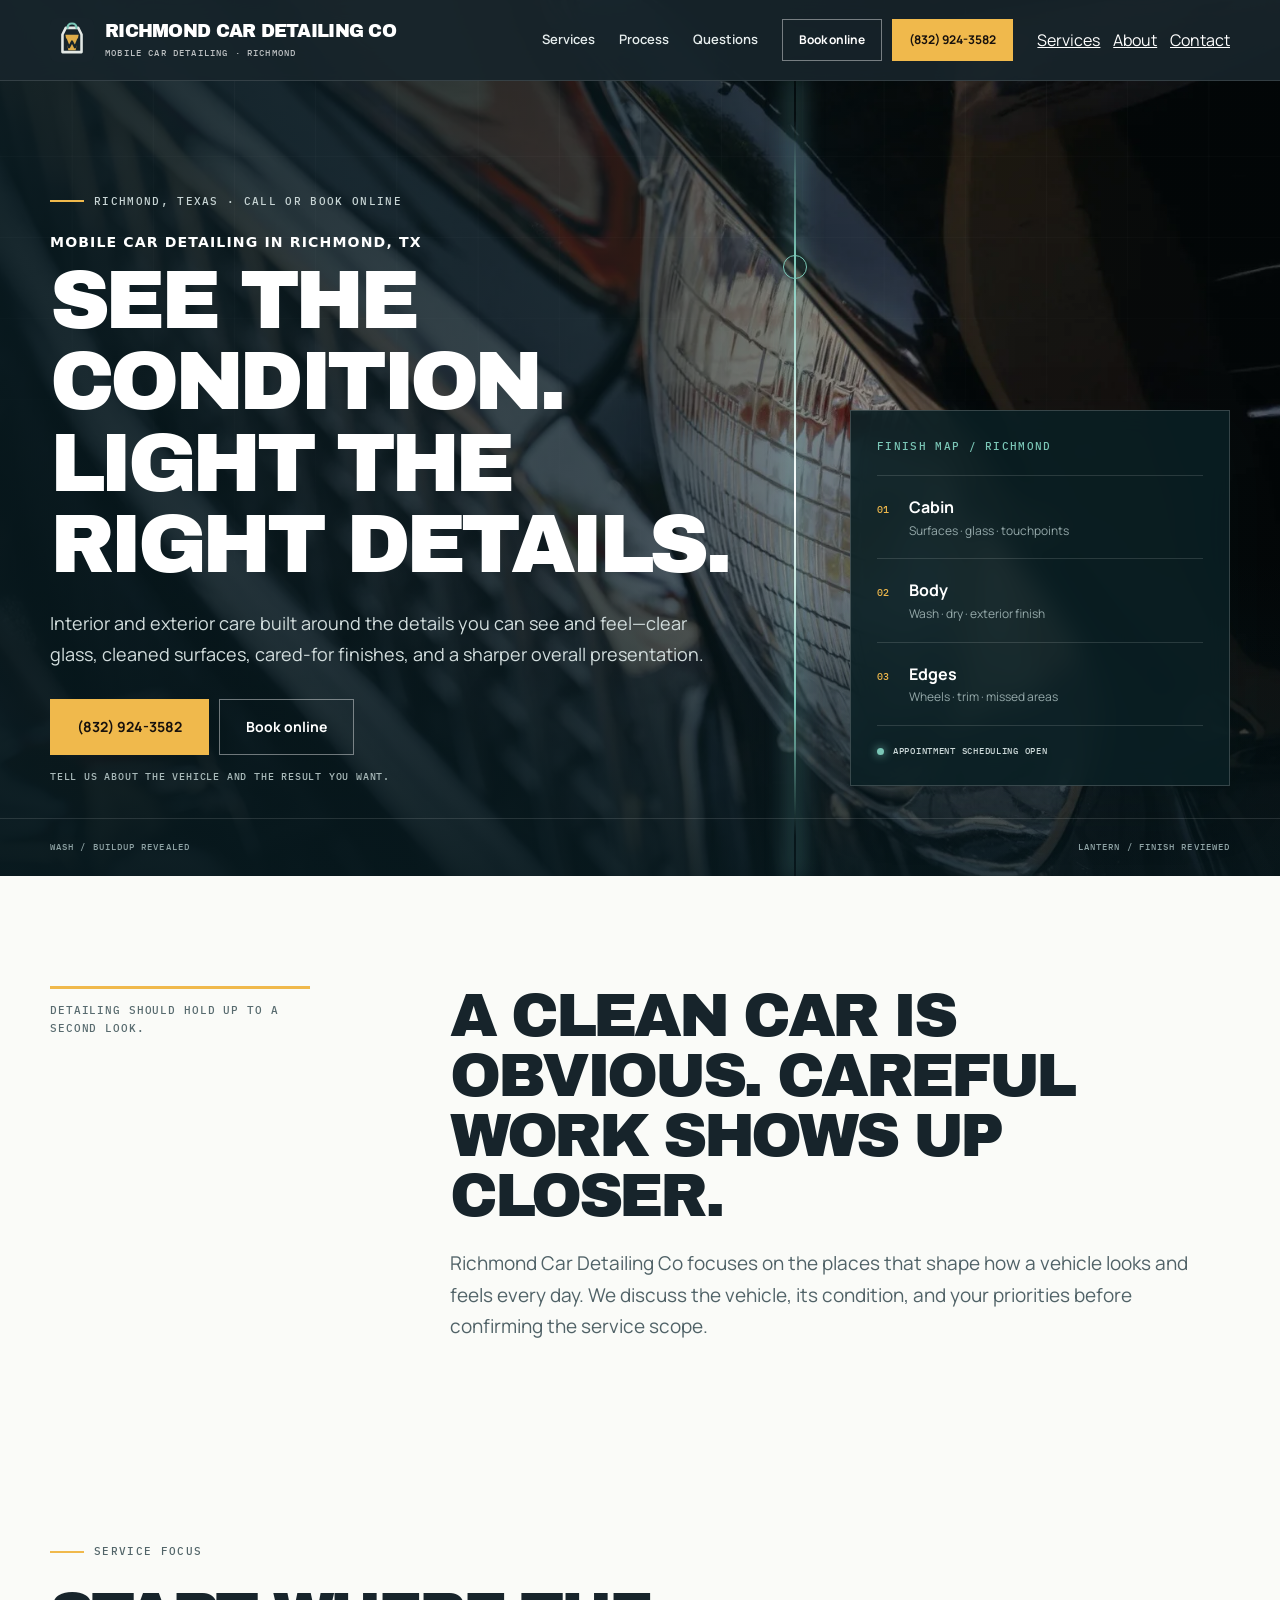
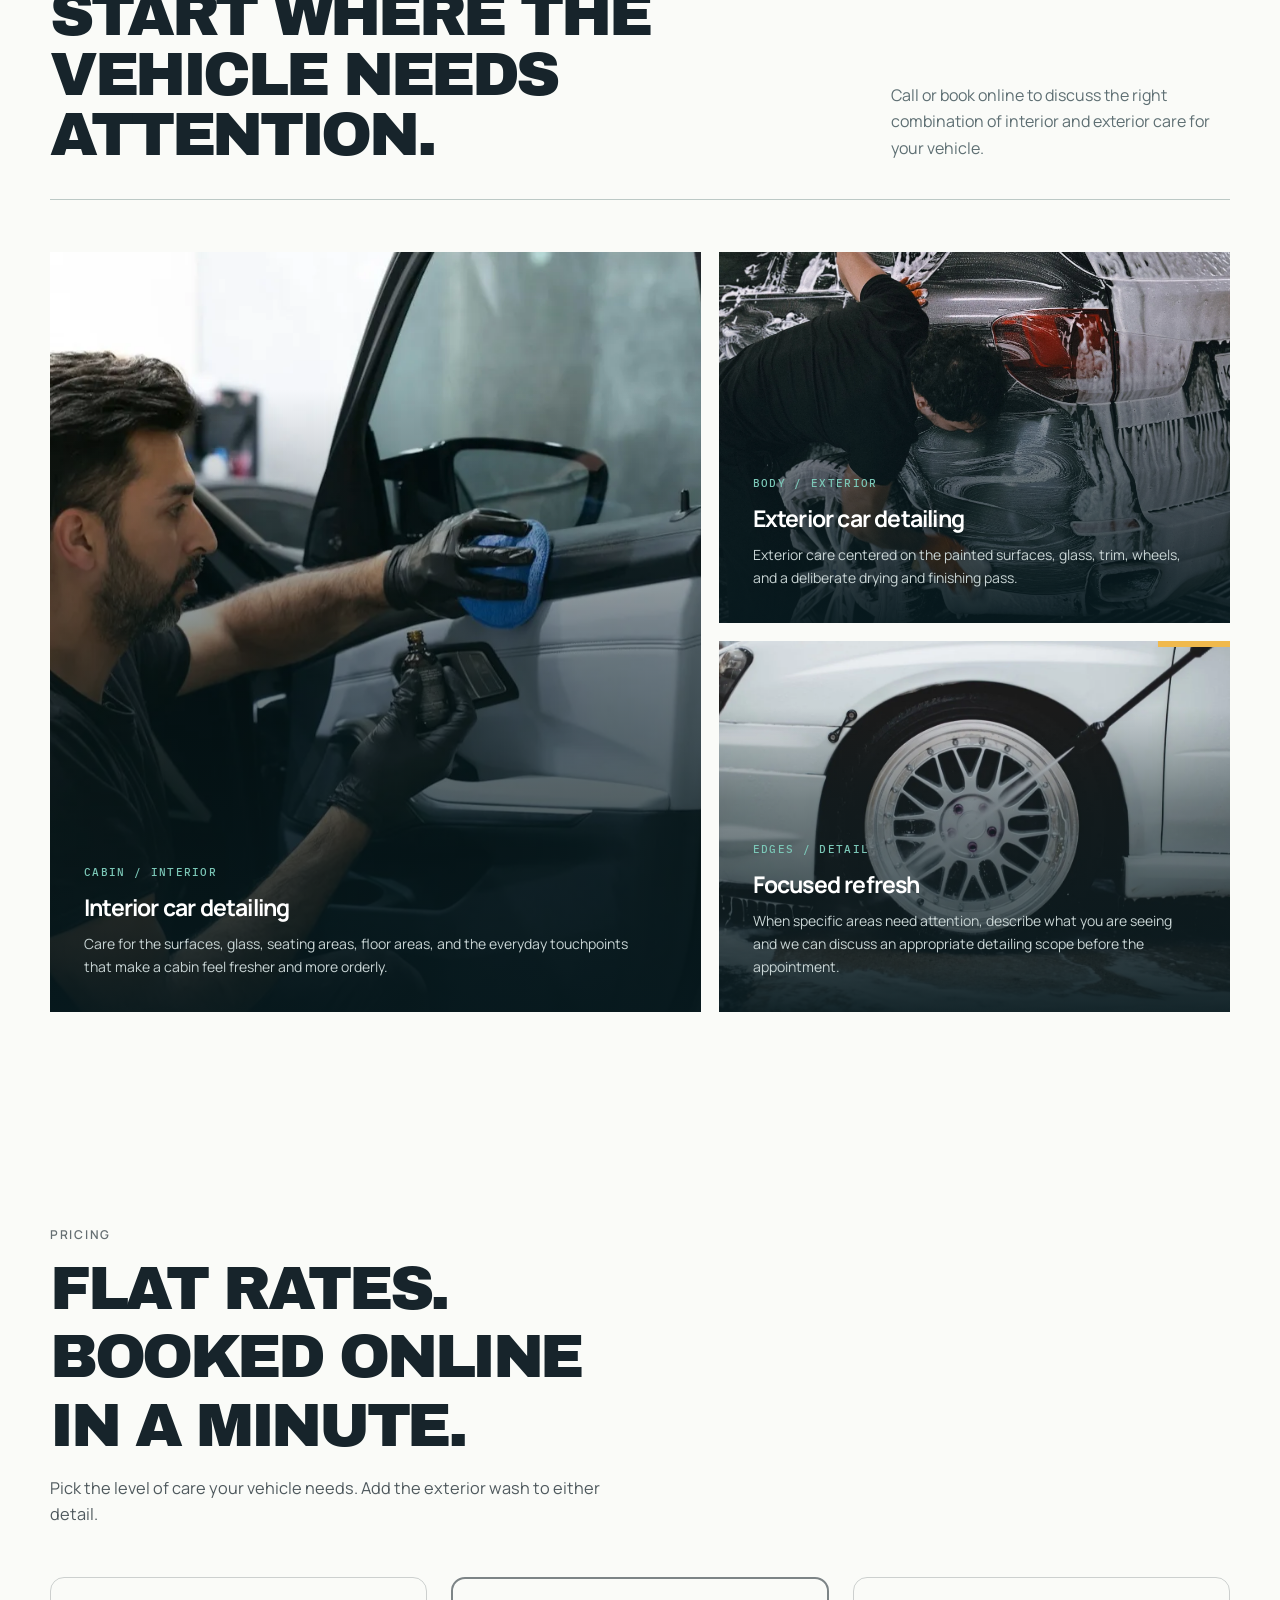
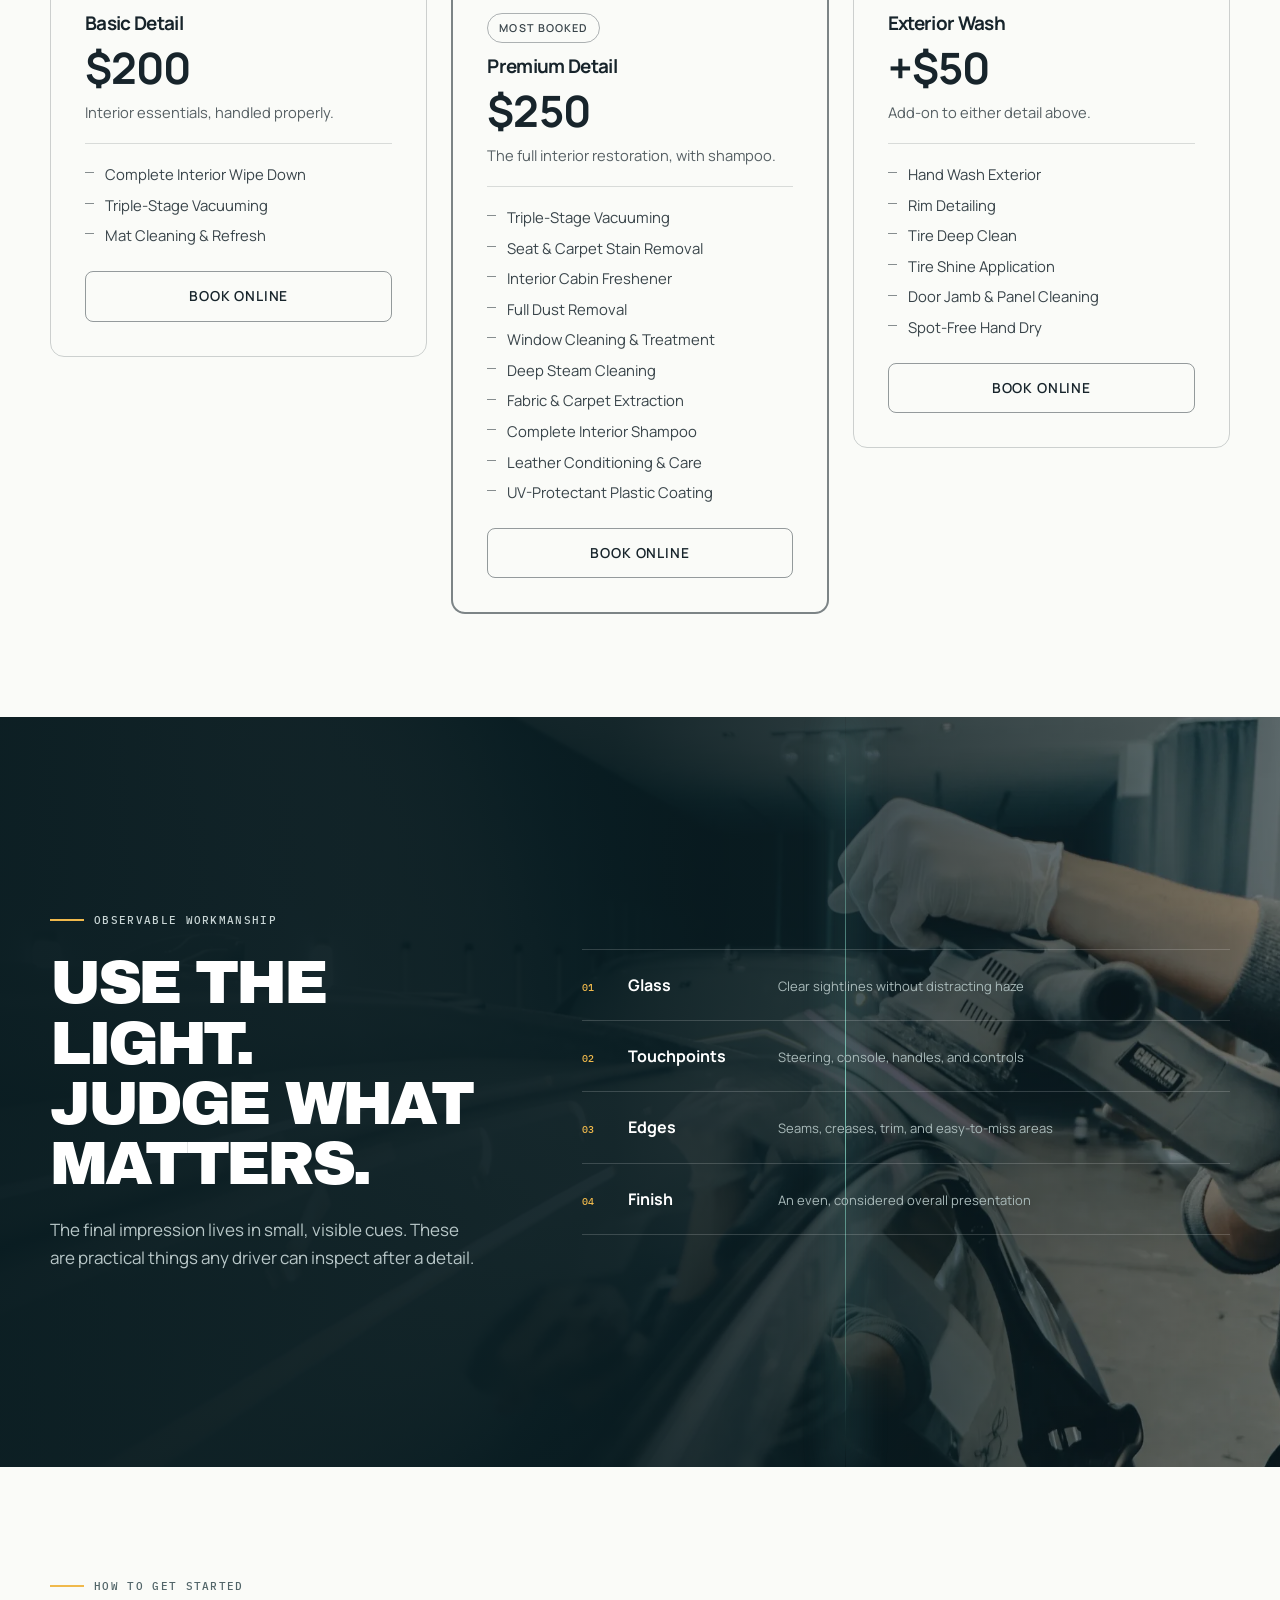
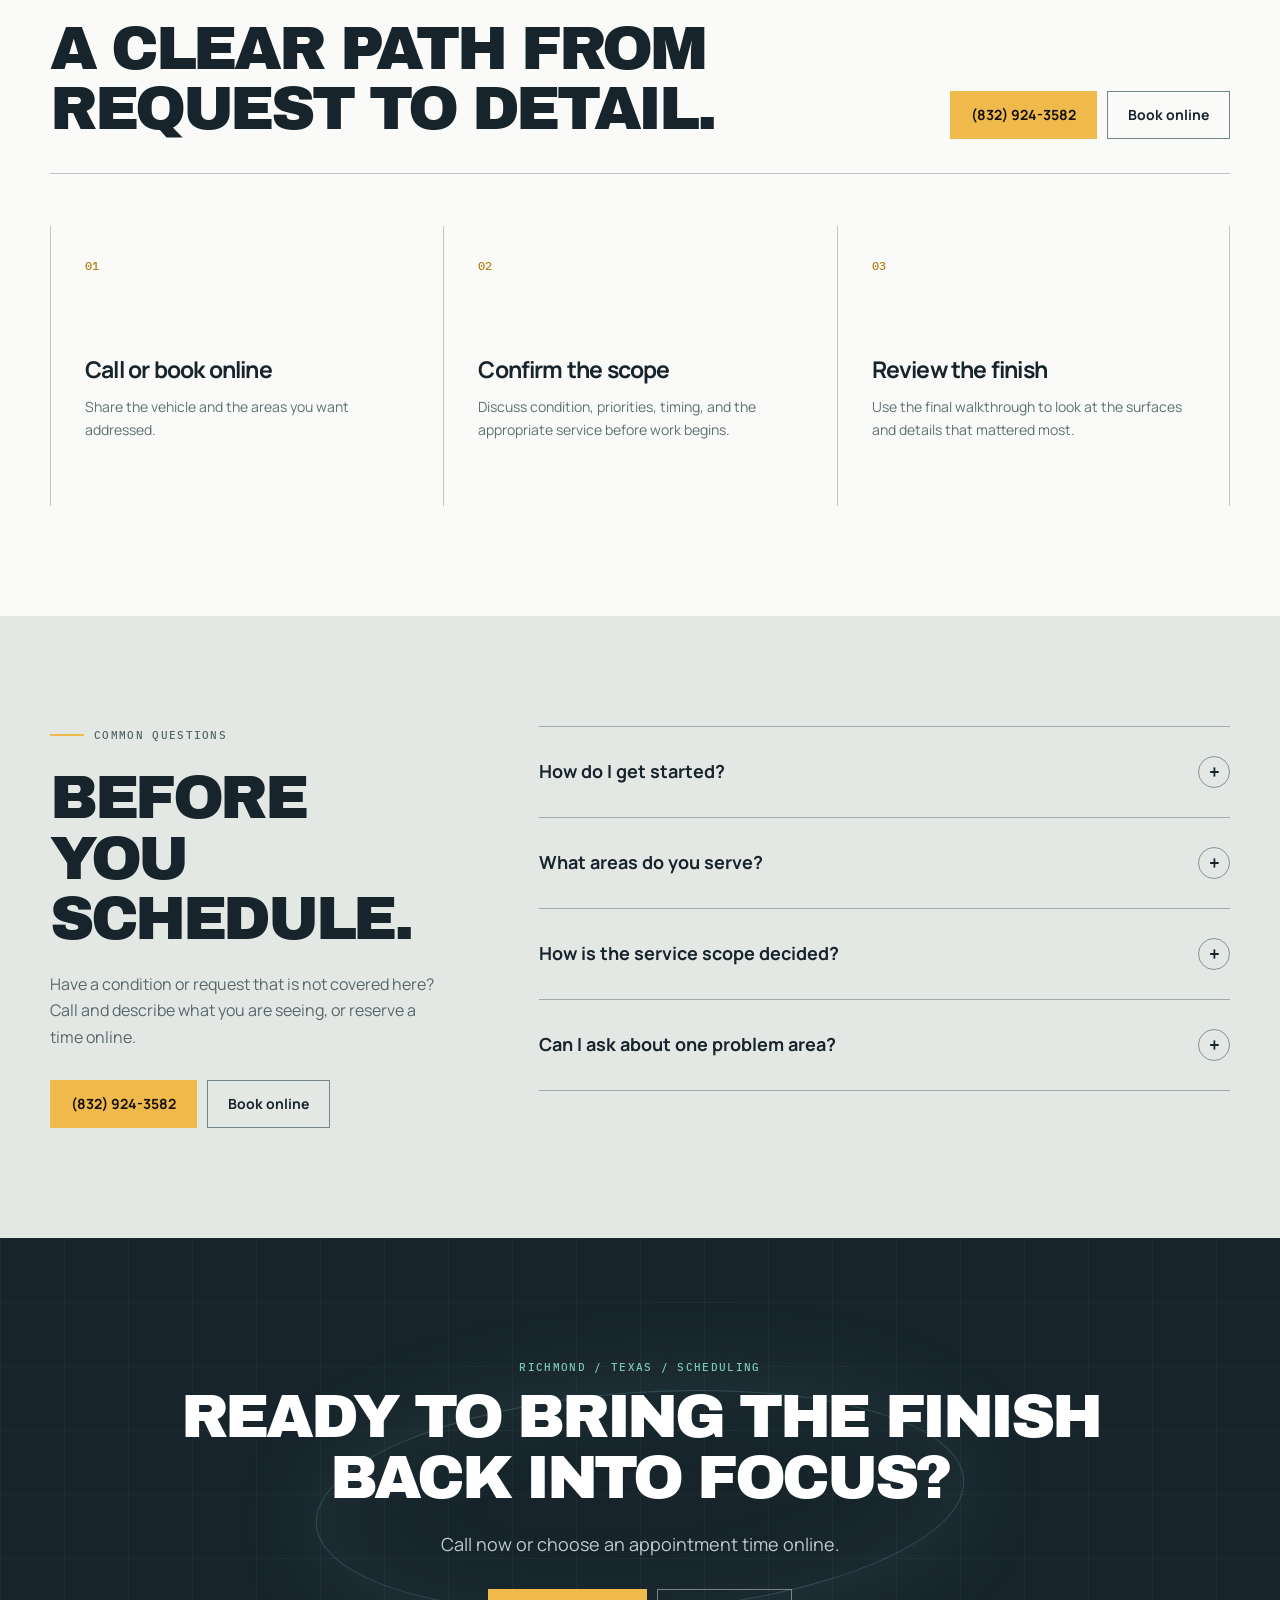
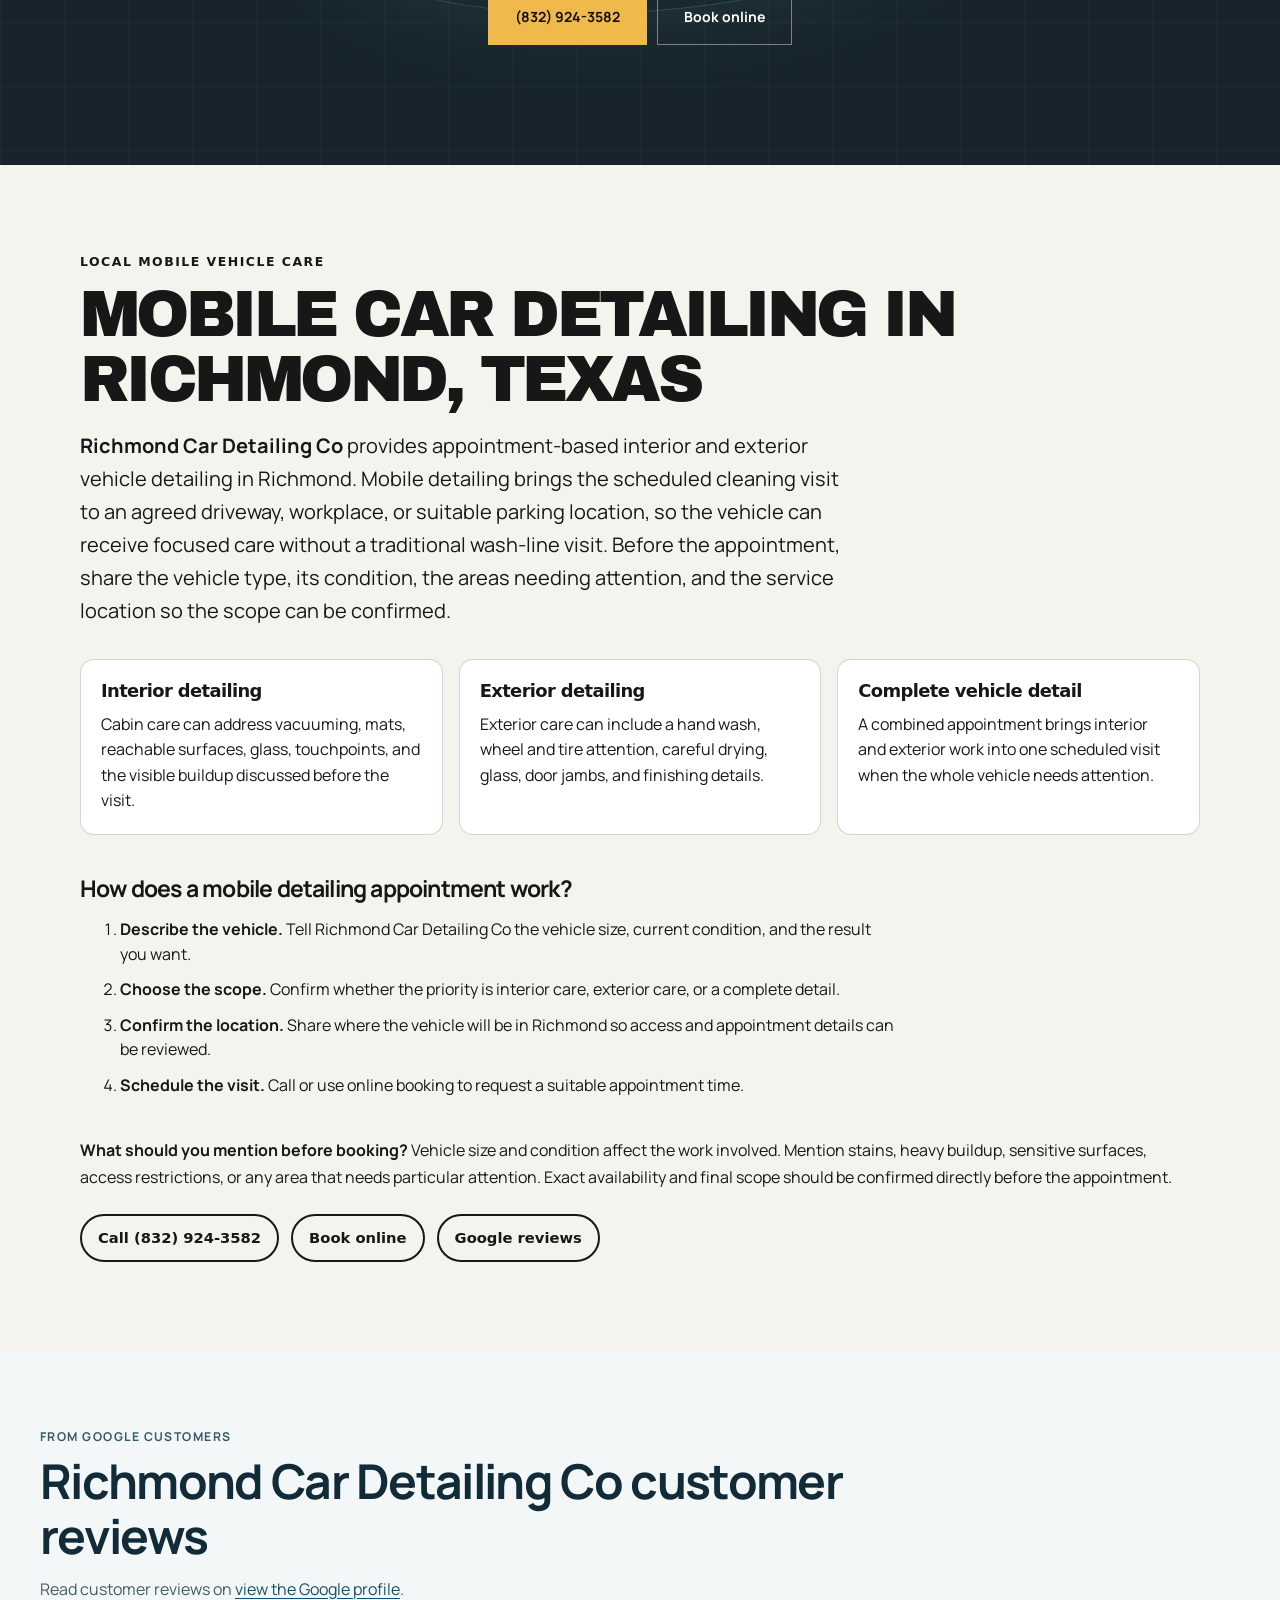
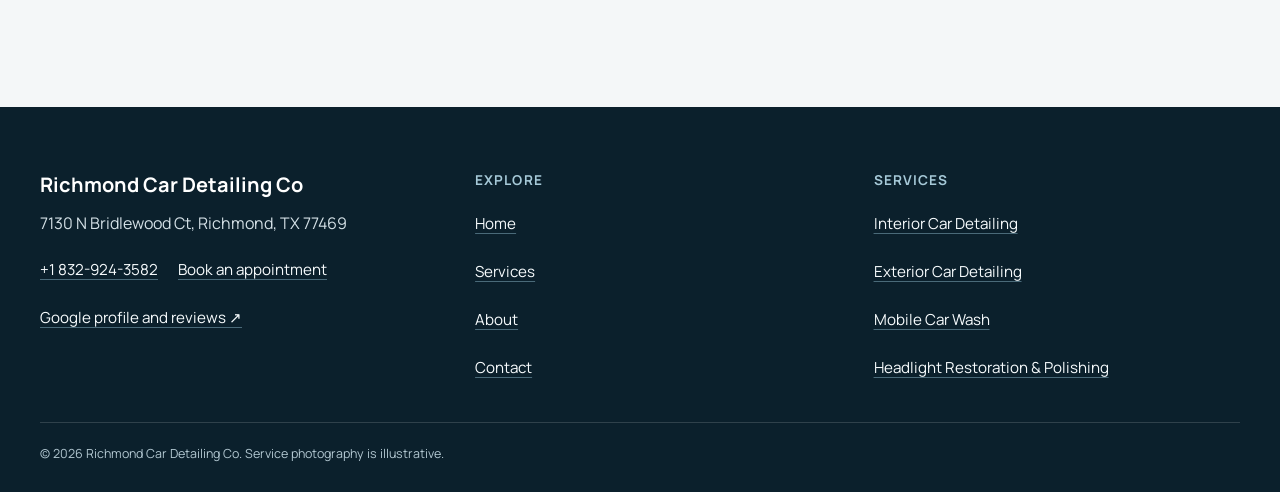
<file: index.html>
<!doctype html>
<html lang="en">
  <head>
    <meta charset="utf-8" />
    <meta name="viewport" content="width=device-width, initial-scale=1" />
    <title>Mobile Car Detailing in Richmond, TX | Richmond Car Detailing Co</title>
    <meta name="theme-color" content="#17242b" />
    <link rel="canonical" href="https://richmondcardetailingco.shop/" />
    <link rel="icon" href="/favicon.svg" type="image/svg+xml" />
    <link rel="manifest" href="/site.webmanifest" />
    <link rel="stylesheet" href="/styles.css" />
    <script type="application/ld+json">
{
  "@context": "https://schema.org",
  "@type": "AutomotiveBusiness",
  "name": "Richmond Car Detailing Co",
  "url": "https://richmondcardetailingco.shop/",
  "telephone": "+1 832-924-3582",
  "address": {
    "@type": "PostalAddress",
    "streetAddress": "7130 N Bridlewood Ct",
    "addressLocality": "Richmond",
    "addressRegion": "TX",
    "postalCode": "77469",
    "addressCountry": "US"
  },
  "image": "https://richmondcardetailingco.shop/assets/photos/hero-chrome-detail.webp",
  "description": "Careful interior and exterior car detailing in Richmond, Texas.",
  "areaServed": {
    "@type": "City",
    "name": "Richmond",
    "containedInPlace": {
      "@type": "State",
      "name": "Texas"
    }
  },
  "makesOffer": [
    {
      "@type": "Offer",
      "name": "Basic Detail",
      "price": "200",
      "priceCurrency": "USD",
      "availability": "https://schema.org/InStock",
      "itemOffered": {
        "@type": "Service",
        "name": "Basic Detail",
        "description": "Interior essentials: complete interior wipe down, triple-stage vacuuming, and mat cleaning and refresh."
      }
    },
    {
      "@type": "Offer",
      "name": "Premium Detail",
      "price": "250",
      "priceCurrency": "USD",
      "availability": "https://schema.org/InStock",
      "itemOffered": {
        "@type": "Service",
        "name": "Premium Detail",
        "description": "The full interior restoration, including complete interior shampoo, deep steam cleaning, fabric and carpet extraction, and leather conditioning."
      }
    },
    {
      "@type": "Offer",
      "name": "Exterior Wash",
      "price": "50",
      "priceCurrency": "USD",
      "availability": "https://schema.org/InStock",
      "itemOffered": {
        "@type": "Service",
        "name": "Exterior Wash",
        "description": "Add-on exterior wash: hand wash, rim detailing, tire deep clean and shine, door jamb cleaning, and spot-free hand dry."
      }
    }
  ],
  "priceRange": "$200-$250",
  "@id": "https://richmondcardetailingco.shop/#business",
  "geo": {
    "@type": "GeoCoordinates",
    "latitude": 29.530505186006,
    "longitude": -95.710878448667
  },
  "sameAs": [
    "https://g.page/r/Cdf8IlIYVpodEBM/review"
  ],
  "contactPoint": {
    "@type": "ContactPoint",
    "telephone": "+1 832-924-3582",
    "contactType": "customer service",
    "areaServed": "US-TX",
    "availableLanguage": "English"
  }
}
    </script>
<!-- SEO-GEO:START -->
  <meta name="description" content="Mobile car detailing in Richmond, TX from Richmond Car Detailing Co, with interior cleaning, exterior hand washing, and complete details. Call or book online.">
  <meta name="robots" content="index, follow, max-image-preview:large, max-snippet:-1, max-video-preview:-1">
  <meta property="og:locale" content="en_US">
  <meta property="og:type" content="website">
  <meta property="og:site_name" content="Richmond Car Detailing Co">
  <meta property="og:title" content="Mobile Car Detailing in Richmond, TX | Richmond Car Detailing Co">
  <meta property="og:description" content="Mobile car detailing in Richmond, TX from Richmond Car Detailing Co, with interior cleaning, exterior hand washing, and complete details. Call or book online.">
  <meta property="og:url" content="https://richmondcardetailingco.shop/">
  <meta property="og:image" content="https://richmondcardetailingco.shop/assets/photos/hero-chrome-detail.webp">
  <meta name="twitter:image" content="https://richmondcardetailingco.shop/assets/photos/hero-chrome-detail.webp">
  <meta name="twitter:card" content="summary_large_image">
  <meta name="twitter:title" content="Mobile Car Detailing in Richmond, TX | Richmond Car Detailing Co">
  <meta name="twitter:description" content="Mobile car detailing in Richmond, TX from Richmond Car Detailing Co, with interior cleaning, exterior hand washing, and complete details. Call or book online.">
  <style id="seo-geo-styles">
    .seo-local-intent { display:block; margin:0 0 .55rem; font:700 clamp(.78rem,1.1vw,.95rem)/1.2 system-ui,sans-serif; letter-spacing:.08em; text-transform:uppercase; }
    .seo-geo-section { background:#f5f3ed; color:#171717; padding:clamp(3.5rem,7vw,6.5rem) clamp(1.25rem,5vw,5rem); }
    .seo-geo-inner { width:min(1120px,100%); margin:0 auto; }
    .seo-geo-kicker { margin:0 0 .75rem; font:700 .78rem/1.2 system-ui,sans-serif; letter-spacing:.12em; text-transform:uppercase; }
    .seo-geo-section h2 { max-width:22ch; margin:0 0 1rem; color:inherit; font-size:clamp(2rem,5vw,4rem); line-height:1.02; }
    .seo-geo-answer { max-width:760px; margin:0 0 2rem; font-size:clamp(1.05rem,2vw,1.25rem); line-height:1.65; }
    .seo-geo-grid { display:grid; grid-template-columns:repeat(3,minmax(0,1fr)); gap:1rem; margin:2rem 0; }
    .seo-geo-card { border:1px solid rgba(23,23,23,.18); border-radius:14px; padding:1.25rem; background:#fff; }
    .seo-geo-card h3 { margin:0 0 .6rem; color:inherit; font:700 1.12rem/1.25 system-ui,sans-serif; }
    .seo-geo-card p { margin:0; line-height:1.6; }
    .seo-geo-steps { max-width:820px; margin:2.5rem 0; }
    .seo-geo-steps li { margin:.65rem 0; line-height:1.55; }
    .seo-geo-actions { display:flex; flex-wrap:wrap; gap:.75rem; margin-top:1.5rem; }
    .seo-geo-action { display:inline-flex; align-items:center; min-height:48px; padding:.75rem 1rem; border:2px solid currentColor; border-radius:999px; color:inherit; font:700 .92rem/1 system-ui,sans-serif; text-decoration:none; }
    @media (max-width:760px) { .seo-geo-grid { grid-template-columns:1fr; } }
  </style>
<!-- SEO-GEO:END -->
  <script id="seo-geo-entity-schema" type="application/ld+json">
{
  "@context": "https://schema.org",
  "@graph": [
    {
      "@type": "WebSite",
      "@id": "https://richmondcardetailingco.shop/#website",
      "url": "https://richmondcardetailingco.shop/",
      "name": "Richmond Car Detailing Co",
      "inLanguage": "en-US",
      "publisher": {
        "@id": "https://richmondcardetailingco.shop/#business"
      }
    },
    {
      "@type": "Service",
      "@id": "https://richmondcardetailingco.shop/#mobile-car-detailing",
      "name": "Mobile Car Detailing in Richmond, Texas",
      "serviceType": "Mobile car detailing",
      "provider": {
        "@id": "https://richmondcardetailingco.shop/#business"
      },
      "areaServed": {
        "@type": "City",
        "name": "Richmond",
        "containedInPlace": {
          "@type": "State",
          "name": "Texas"
        }
      },
      "url": "https://richmondcardetailingco.shop/#services"
    }
  ]
}
  </script>
<style id="SEO-NEXT-NAV-CSS">.seo-next-nav{display:flex;gap:.8rem;flex-wrap:wrap}.seo-next-footer-nav{padding:1rem}.seo-next-footer-nav a{color:inherit}</style><link rel="stylesheet" href="/portfolio-components.css">
</head>
  <body>
    <a class="skip-link" href="#main">Skip to content</a>

    <header class="site-header" data-header>
      <div class="header-inner">
        <a class="brand" href="#top" aria-label="Richmond Car Detailing Co home">
          <img src="/assets/logo.svg" alt="" width="44" height="44" />
          <span class="brand-name">Richmond Car Detailing Co</span>
          <span class="brand-place">Mobile Car Detailing · Richmond</span>
        </a>

        <button
          class="menu-toggle"
          type="button"
          aria-expanded="false"
          aria-controls="site-nav"
        >
          <span class="menu-toggle-label">Menu</span>
          <span class="menu-toggle-lines" aria-hidden="true"></span>
        </button>

        <nav class="site-nav" id="site-nav" aria-label="Primary navigation">
          <a href="#services">Services</a>
          <a href="#process">Process</a>
          <a href="#questions">Questions</a>
          <div class="nav-actions">
            <a
              class="button button-secondary button-small"
              href="/scheduling"
              target="_blank"
              rel="noopener"
            >Book online</a>
            <a class="button button-call button-small" href="tel:+18329243582">
              (832) 924-3582
            </a>
          </div>
        <!-- SEO-NEXT-NAV:START --><div class="seo-next-nav" aria-label="Expanded site pages"><a href="/services/">Services</a><a href="/about/">About</a><a href="/contact/">Contact</a></div><!-- SEO-NEXT-NAV:END --></nav>
      </div>
    </header>

    <main id="main">
      <section class="hero" id="top" aria-labelledby="hero-title">
        <div class="hero-image" aria-hidden="true"></div>
        <div class="hero-scan" aria-hidden="true">
          <span class="scan-line"></span>
        </div>
        <div class="hero-grid container">
          <div class="hero-copy">
            <p class="eyebrow"><span></span> Richmond, Texas · Call or book online</p>
            <h1 id="hero-title"><span class="seo-local-intent" data-seo-local-intent>Mobile Car Detailing in Richmond, TX</span>See the condition. Light the right details.</h1>
            <p class="hero-lede">
              Interior and exterior care built around the details you can see and feel—clear
              glass, cleaned surfaces, cared-for finishes, and a sharper overall presentation.
            </p>
            <div class="cta-row">
              <a class="button button-call button-large" href="tel:+18329243582">
                (832) 924-3582
              </a>
              <a
                class="button button-ghost button-large"
                href="/scheduling"
                target="_blank"
                rel="noopener"
              >Book online</a>
            </div>
            <p class="cta-note">Tell us about the vehicle and the result you want.</p>
          </div>

          <aside class="finish-card" aria-label="Detail focus">
            <p class="mono-label">Finish map / Richmond</p>
            <div class="finish-row">
              <span>01</span>
              <strong>Cabin</strong>
              <em>Surfaces · glass · touchpoints</em>
            </div>
            <div class="finish-row">
              <span>02</span>
              <strong>Body</strong>
              <em>Wash · dry · exterior finish</em>
            </div>
            <div class="finish-row">
              <span>03</span>
              <strong>Edges</strong>
              <em>Wheels · trim · missed areas</em>
            </div>
            <div class="finish-status">
              <span class="status-dot"></span>
              Appointment scheduling open
            </div>
          </aside>
        </div>
        <div class="hero-bottom" aria-hidden="true">
          <span>Wash / buildup revealed</span>
          <span>Lantern / finish reviewed</span>
        </div>
      </section>

      <section class="intro section-light" aria-labelledby="intro-title">
        <div class="container intro-grid">
          <p class="section-index">Detailing should hold up to a second look.</p>
          <div>
            <h2 id="intro-title">A clean car is obvious. Careful work shows up closer.</h2>
            <p class="section-lede">
              Richmond Car Detailing Co focuses on the places that shape how a vehicle
              looks and feels every day. We discuss the vehicle, its condition, and your priorities
              before confirming the service scope.
            </p>
          </div>
        </div>
      </section>

      <section class="services section-light" id="services" aria-labelledby="services-title">
        <div class="container">
          <div class="section-heading">
            <div>
              <p class="eyebrow eyebrow-dark"><span></span> Service focus</p>
              <h2 id="services-title">Start where the vehicle needs attention.</h2>
            </div>
            <p>
              Call or book online to discuss the right combination of interior and exterior care
              for your vehicle.
            </p>
          </div>

          <div class="service-grid">
            <article class="service-card service-card-wide">
              <img
                src="/assets/photos/interior-care.webp"
                alt="Careful cleaning inside a vehicle"
                width="1600"
                height="900"
                loading="lazy"
              />
              <div class="service-copy">
                <p class="mono-label">Cabin / Interior</p>
                <h3>Interior car detailing</h3>
                <p>
                  Care for the surfaces, glass, seating areas, floor areas, and the everyday
                  touchpoints that make a cabin feel fresher and more orderly.
                </p>
              </div>
            </article>

            <article class="service-card">
              <img
                src="/assets/photos/hand-wash.webp"
                alt="A hand washing the exterior of a vehicle"
                width="1800"
                height="2250"
                loading="lazy"
              />
              <div class="service-copy">
                <p class="mono-label">Body / Exterior</p>
                <h3>Exterior car detailing</h3>
                <p>
                  Exterior care centered on the painted surfaces, glass, trim, wheels, and a
                  deliberate drying and finishing pass.
                </p>
              </div>
            </article>

            <article class="service-card service-card-accent">
              <img
                src="/assets/photos/wheel-rinse.webp"
                alt="Water rinsing a vehicle wheel"
                width="1600"
                height="900"
                loading="lazy"
              />
              <div class="service-copy">
                <p class="mono-label">Edges / Detail</p>
                <h3>Focused refresh</h3>
                <p>
                  When specific areas need attention, describe what you are seeing and we can
                  discuss an appropriate detailing scope before the appointment.
                </p>
              </div>
            </article>
          </div>
        </div>
      </section>

    <section class="rates" id="pricing" aria-labelledby="pricing-title">
      <div class="rates-shell">
        <div class="rates-head">
          <p class="rates-eyebrow">Pricing</p>
          <h2 id="pricing-title">Flat rates. Booked online in a minute.</h2>
          <p class="rates-intro">Pick the level of care your vehicle needs. Add the exterior wash to either detail.</p>
        </div>

        <div class="rate-grid">
          <article class="rate-card">
            <h3>Basic Detail</h3>
            <p class="rate-figure">$200</p>
            <p class="rate-note">Interior essentials, handled properly.</p>
            <ul class="rate-list">
              <li>Complete Interior Wipe Down</li>
              <li>Triple-Stage Vacuuming</li>
              <li>Mat Cleaning &amp; Refresh</li>
            </ul>
            <a class="rate-cta" href="/scheduling" target="_blank" rel="noopener">Book Online</a>
          </article>
          <article class="rate-card rate-card-featured">
            <span class="rate-badge">Most booked</span>
            <h3>Premium Detail</h3>
            <p class="rate-figure">$250</p>
            <p class="rate-note">The full interior restoration, with shampoo.</p>
            <ul class="rate-list">
              <li>Triple-Stage Vacuuming</li>
              <li>Seat &amp; Carpet Stain Removal</li>
              <li>Interior Cabin Freshener</li>
              <li>Full Dust Removal</li>
              <li>Window Cleaning &amp; Treatment</li>
              <li>Deep Steam Cleaning</li>
              <li>Fabric &amp; Carpet Extraction</li>
              <li>Complete Interior Shampoo</li>
              <li>Leather Conditioning &amp; Care</li>
              <li>UV-Protectant Plastic Coating</li>
            </ul>
            <a class="rate-cta" href="/scheduling" target="_blank" rel="noopener">Book Online</a>
          </article>
          <article class="rate-card">
            <h3>Exterior Wash</h3>
            <p class="rate-figure">+$50</p>
            <p class="rate-note">Add-on to either detail above.</p>
            <ul class="rate-list">
              <li>Hand Wash Exterior</li>
              <li>Rim Detailing</li>
              <li>Tire Deep Clean</li>
              <li>Tire Shine Application</li>
              <li>Door Jamb &amp; Panel Cleaning</li>
              <li>Spot-Free Hand Dry</li>
            </ul>
            <a class="rate-cta" href="/scheduling" target="_blank" rel="noopener">Book Online</a>
          </article>
        </div>
      </div>
    </section>


      <section class="inspection" aria-labelledby="inspection-title">
        <div class="inspection-photo" aria-hidden="true"></div>
        <div class="container inspection-grid">
          <div class="inspection-copy">
            <p class="eyebrow"><span></span> Observable workmanship</p>
            <h2 id="inspection-title">Use the light. Judge what matters.</h2>
            <p>
              The final impression lives in small, visible cues. These are practical things any
              driver can inspect after a detail.
            </p>
          </div>
          <ul class="inspection-list">
            <li><span>01</span><strong>Glass</strong><em>Clear sightlines without distracting haze</em></li>
            <li><span>02</span><strong>Touchpoints</strong><em>Steering, console, handles, and controls</em></li>
            <li><span>03</span><strong>Edges</strong><em>Seams, creases, trim, and easy-to-miss areas</em></li>
            <li><span>04</span><strong>Finish</strong><em>An even, considered overall presentation</em></li>
          </ul>
        </div>
      </section>

      <section class="process section-light" id="process" aria-labelledby="process-title">
        <div class="container">
          <div class="section-heading process-heading">
            <div>
              <p class="eyebrow eyebrow-dark"><span></span> How to get started</p>
              <h2 id="process-title">A clear path from request to detail.</h2>
            </div>
            <div class="cta-row cta-row-dark">
              <a class="button button-call" href="tel:+18329243582">(832) 924-3582</a>
              <a
                class="button button-outline"
                href="/scheduling"
                target="_blank"
                rel="noopener"
              >Book online</a>
            </div>
          </div>

          <ol class="process-list">
            <li>
              <span class="process-number">01</span>
              <div>
                <h3>Call or book online</h3>
                <p>Share the vehicle and the areas you want addressed.</p>
              </div>
            </li>
            <li>
              <span class="process-number">02</span>
              <div>
                <h3>Confirm the scope</h3>
                <p>Discuss condition, priorities, timing, and the appropriate service before work begins.</p>
              </div>
            </li>
            <li>
              <span class="process-number">03</span>
              <div>
                <h3>Review the finish</h3>
                <p>Use the final walkthrough to look at the surfaces and details that mattered most.</p>
              </div>
            </li>
          </ol>
        </div>
      </section>

      <section class="questions section-steel" id="questions" aria-labelledby="questions-title">
        <div class="container questions-grid">
          <div class="questions-intro">
            <p class="eyebrow eyebrow-dark"><span></span> Common questions</p>
            <h2 id="questions-title">Before you schedule.</h2>
            <p>
              Have a condition or request that is not covered here? Call and describe what you are
              seeing, or reserve a time online.
            </p>
            <div class="cta-row cta-row-dark">
              <a class="button button-call" href="tel:+18329243582">(832) 924-3582</a>
              <a
                class="button button-outline"
                href="/scheduling"
                target="_blank"
                rel="noopener"
              >Book online</a>
            </div>
          </div>

          <div class="faq-list">
            <details>
              <summary>How do I get started?<span aria-hidden="true">+</span></summary>
              <p>
                Call (832) 924-3582 or book online. Share your vehicle, its condition, and what you
                want the detail to improve.
              </p>
            </details>
            <details>
              <summary>What areas do you serve?<span aria-hidden="true">+</span></summary>
              <p>
                We schedule car detailing for drivers in Richmond, Texas. Call or book online to
                confirm availability for your location.
              </p>
            </details>
            <details>
              <summary>How is the service scope decided?<span aria-hidden="true">+</span></summary>
              <p>
                Vehicle size, current condition, and your priorities all matter. We discuss those
                details before confirming what the appointment should include.
              </p>
            </details>
            <details>
              <summary>Can I ask about one problem area?<span aria-hidden="true">+</span></summary>
              <p>
                Yes. Describe the area when you call or add the context while booking online so it
                can be discussed before the appointment.
              </p>
            </details>
          </div>
        </div>
      </section>

      <section class="final-cta" id="contact" aria-labelledby="final-title">
        <div class="final-cta-glow" aria-hidden="true"></div>
        <div class="container final-cta-inner">
          <p class="mono-label">Richmond / Texas / Scheduling</p>
          <h2 id="final-title">Ready to bring the finish back into focus?</h2>
          <p>Call now or choose an appointment time online.</p>
          <div class="cta-row cta-row-center">
            <a class="button button-call button-large" href="tel:+18329243582">
              (832) 924-3582
            </a>
            <a
              class="button button-ghost button-large"
              href="/scheduling"
              target="_blank"
              rel="noopener"
            >Book online</a>
          </div>
        </div>
      </section>
    <!-- SEO-GEO-LOCAL:START -->
    <section class="seo-geo-section" id="local-detailing" aria-labelledby="local-detailing-title">
      <div class="seo-geo-inner">
        <p class="seo-geo-kicker">Local mobile vehicle care</p>
        <h2 id="local-detailing-title">Mobile car detailing in Richmond, Texas</h2>
        <p class="seo-geo-answer"><strong>Richmond Car Detailing Co</strong> provides appointment-based interior and exterior vehicle detailing in Richmond. Mobile detailing brings the scheduled cleaning visit to an agreed driveway, workplace, or suitable parking location, so the vehicle can receive focused care without a traditional wash-line visit. Before the appointment, share the vehicle type, its condition, the areas needing attention, and the service location so the scope can be confirmed.</p>

        <div class="seo-geo-grid" aria-label="Available detailing options">
          <article class="seo-geo-card">
            <h3>Interior detailing</h3>
            <p>Cabin care can address vacuuming, mats, reachable surfaces, glass, touchpoints, and the visible buildup discussed before the visit.</p>
          </article>
          <article class="seo-geo-card">
            <h3>Exterior detailing</h3>
            <p>Exterior care can include a hand wash, wheel and tire attention, careful drying, glass, door jambs, and finishing details.</p>
          </article>
          <article class="seo-geo-card">
            <h3>Complete vehicle detail</h3>
            <p>A combined appointment brings interior and exterior work into one scheduled visit when the whole vehicle needs attention.</p>
          </article>
        </div>

        <div class="seo-geo-steps">
          <h3>How does a mobile detailing appointment work?</h3>
          <ol>
            <li><strong>Describe the vehicle.</strong> Tell Richmond Car Detailing Co the vehicle size, current condition, and the result you want.</li>
            <li><strong>Choose the scope.</strong> Confirm whether the priority is interior care, exterior care, or a complete detail.</li>
            <li><strong>Confirm the location.</strong> Share where the vehicle will be in Richmond so access and appointment details can be reviewed.</li>
            <li><strong>Schedule the visit.</strong> Call or use online booking to request a suitable appointment time.</li>
          </ol>
        </div>

        <p><strong>What should you mention before booking?</strong> Vehicle size and condition affect the work involved. Mention stains, heavy buildup, sensitive surfaces, access restrictions, or any area that needs particular attention. Exact availability and final scope should be confirmed directly before the appointment.</p>
        <div class="seo-geo-actions">
          <a class="seo-geo-action" href="tel:+18329243582">Call (832) 924-3582</a>
          <a class="seo-geo-action" href="/scheduling" target="_blank" rel="noopener">Book online</a>
          <a class="seo-geo-action" href="https://g.page/r/Cdf8IlIYVpodEBM/review" target="_blank" rel="noopener">Google reviews</a>
        </div>
      </div>
    </section>
<!-- SEO-GEO-LOCAL:END -->
  <!-- PORTFOLIO-REVIEWS:START --><section class="portfolio-reviews" aria-labelledby="portfolio-reviews-title"><div class="portfolio-reviews__heading"><div><p class="portfolio-reviews__kicker">From Google customers</p><h2 id="portfolio-reviews-title">Richmond Car Detailing Co customer reviews</h2><p class="portfolio-reviews__intro">Read customer reviews on <a href="https://www.google.com/maps?cid=2133112035970579671" target="_blank" rel="noopener noreferrer">view the Google profile</a>.</p></div></div></section><!-- PORTFOLIO-REVIEWS:END -->
</main>

    <footer class="portfolio-footer"><div class="portfolio-footer__grid"><div><strong class="portfolio-footer__name">Richmond Car Detailing Co</strong><address>7130 N Bridlewood Ct, Richmond, TX 77469</address><div class="portfolio-footer__contact"><a href="tel:+18329243582">+1 832-924-3582</a><a href="/scheduling">Book an appointment</a></div><a href="https://www.google.com/maps?cid=2133112035970579671" target="_blank" rel="noopener noreferrer">Google profile and reviews ↗</a></div><div><h2>Explore</h2><nav aria-label="Footer navigation"><a href="/">Home</a><a href="/services/">Services</a><a href="/about/">About</a><a href="/contact/">Contact</a></nav></div><div><h2>Services</h2><nav aria-label="Service pages"><a href="/services/interior-car-detailing/">Interior Car Detailing</a><a href="/services/exterior-car-detailing/">Exterior Car Detailing</a><a href="/services/mobile-car-wash/">Mobile Car Wash</a><a href="/services/headlight-restoration/">Headlight Restoration &amp; Polishing</a></nav></div></div><p class="portfolio-footer__bottom">© <span id="year">2026</span> Richmond Car Detailing Co. Service photography is illustrative.</p></footer>

    <div class="mobile-sticky" aria-label="Contact options">
      <a class="mobile-call" href="tel:+18329243582">(832) 924-3582</a>
      <a
        class="mobile-book"
        href="/scheduling"
        target="_blank"
        rel="noopener"
      >Book online</a>
    </div>

    <script src="/script.js" defer></script>
  <script src="/portfolio-components.js" defer></script>
</body>
</html>
</file>
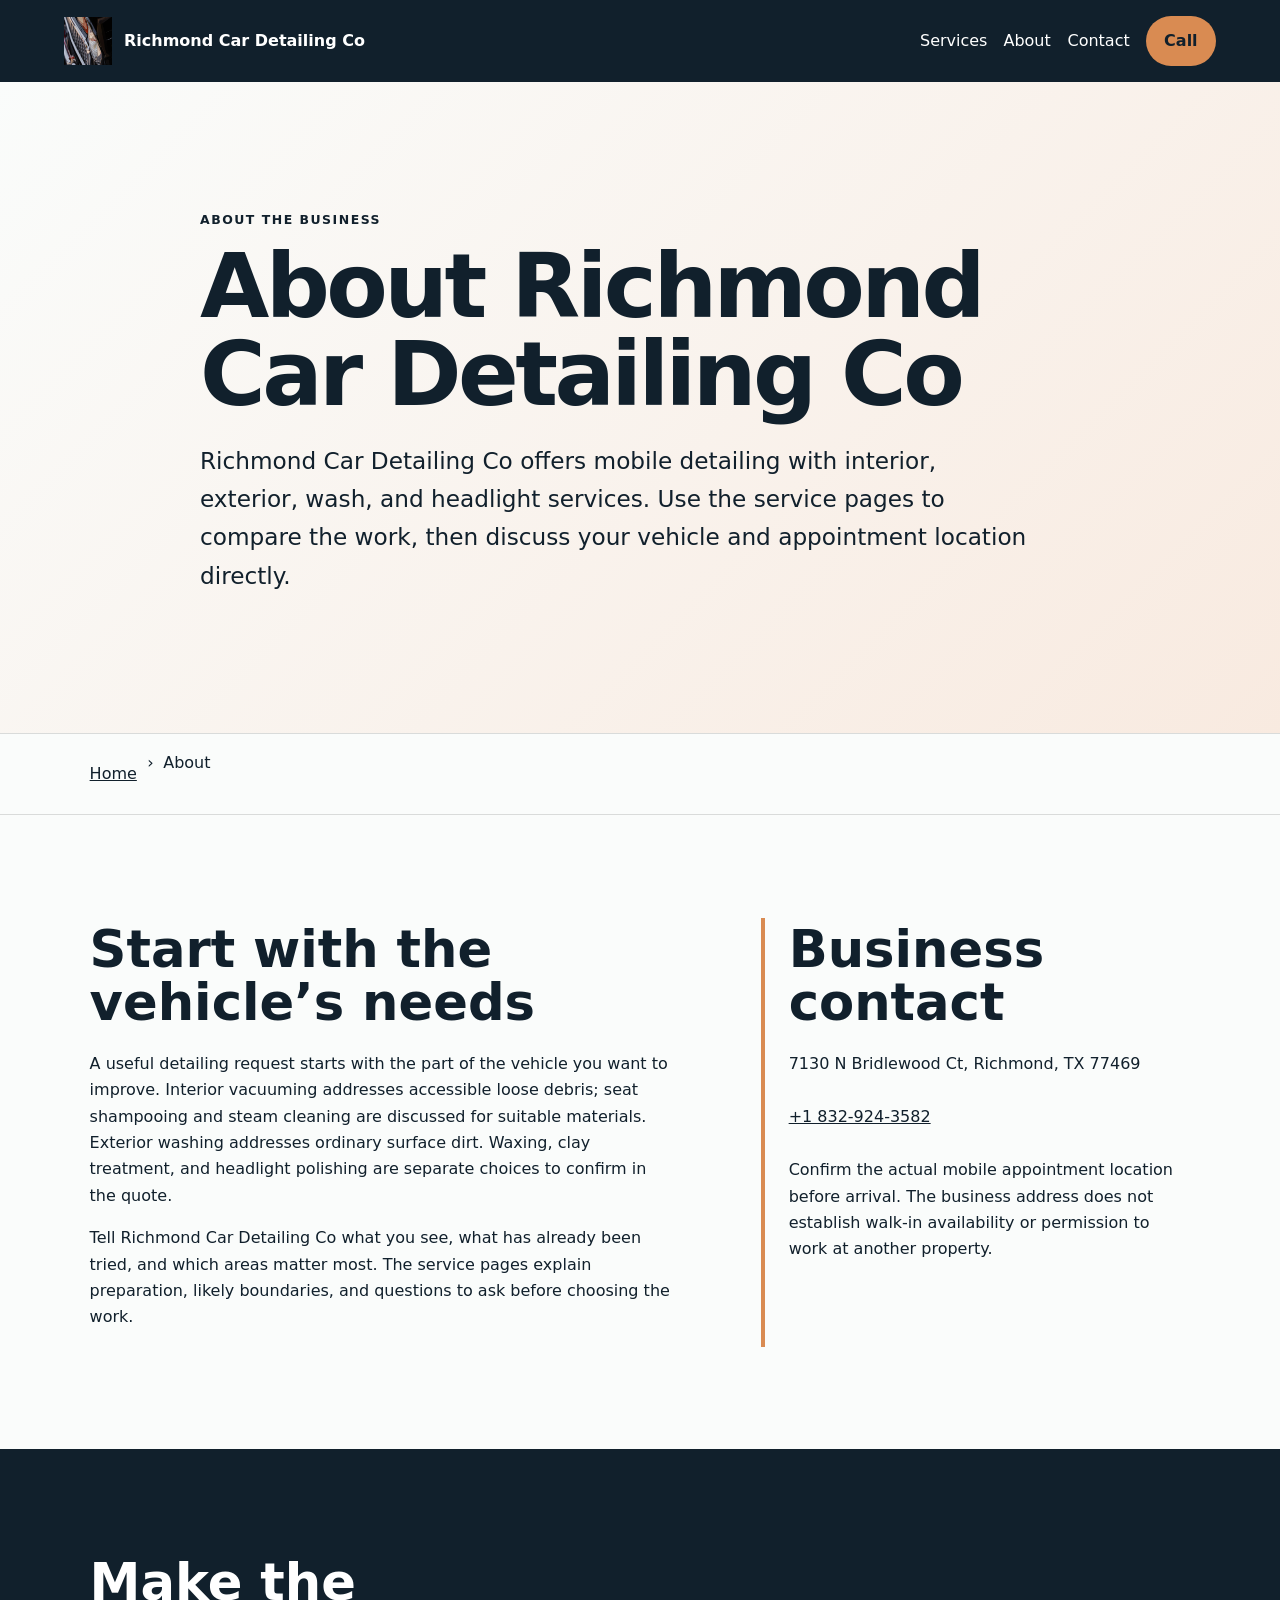
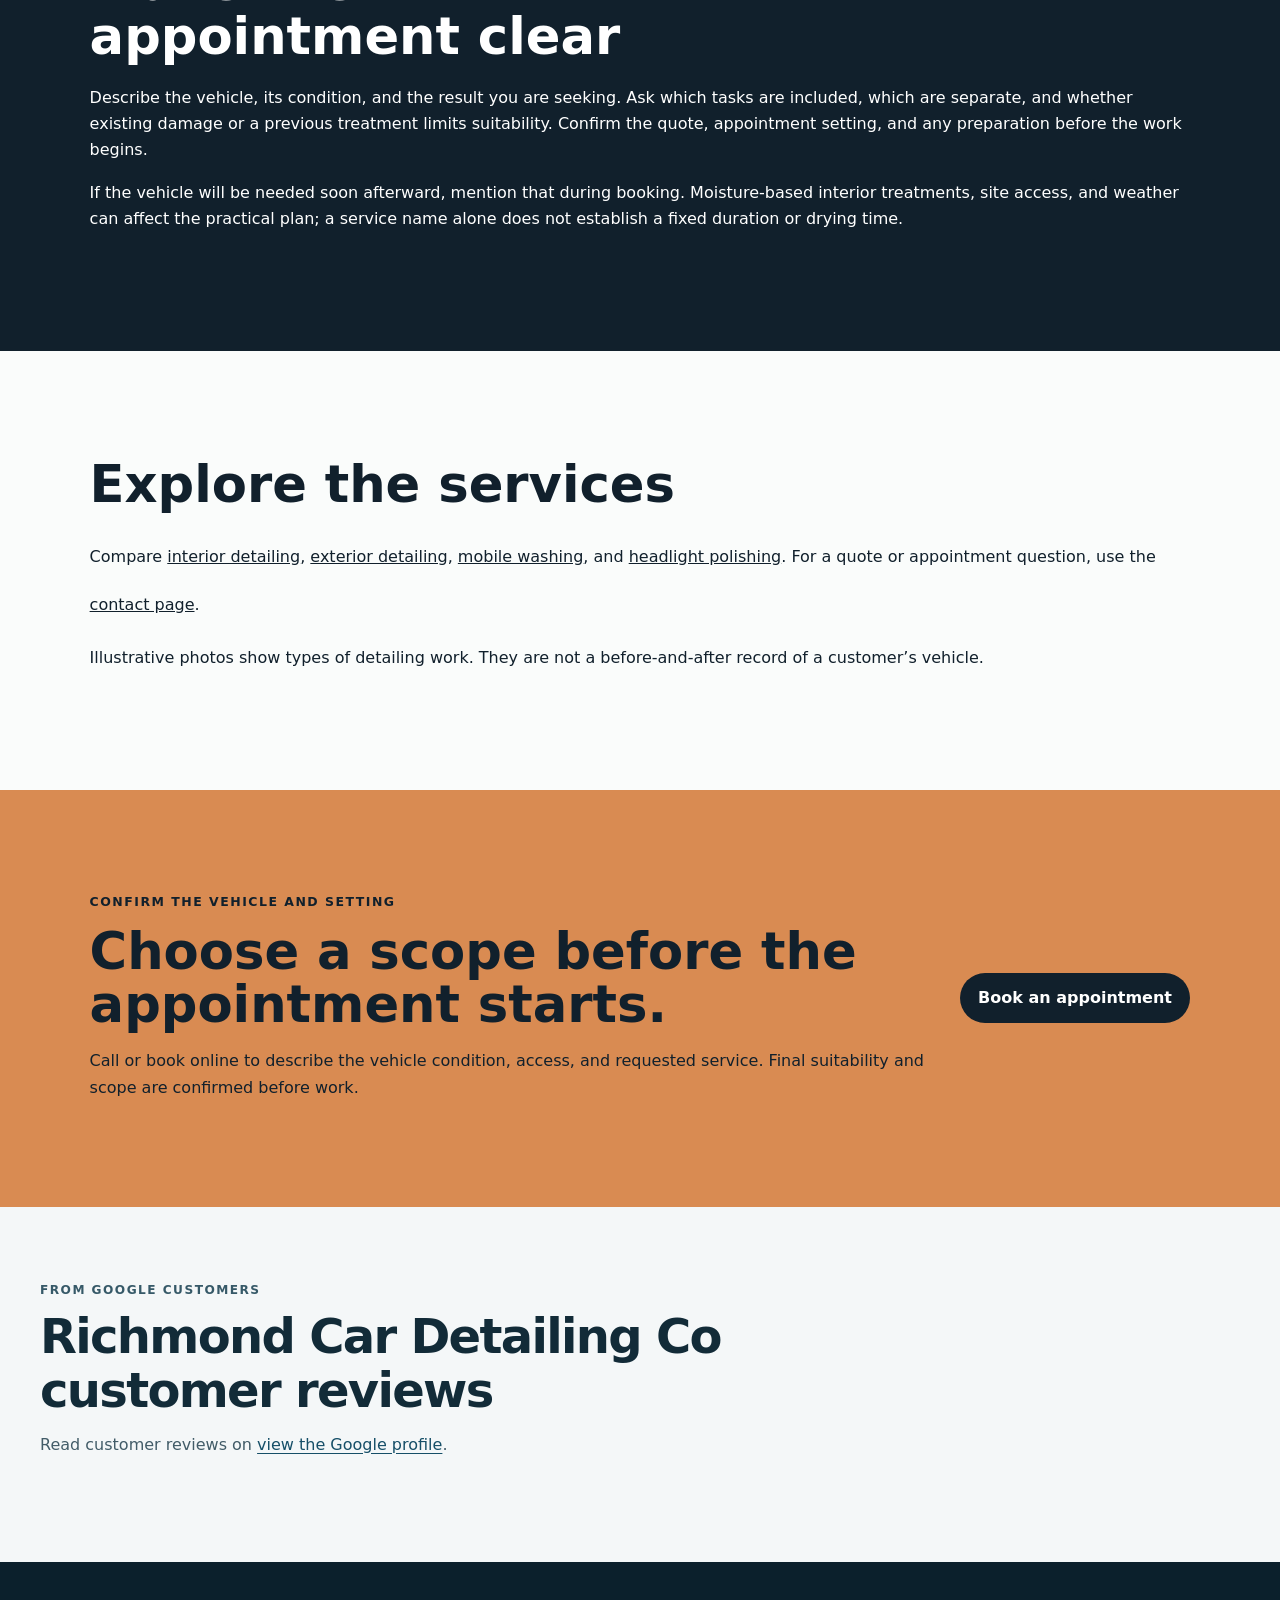
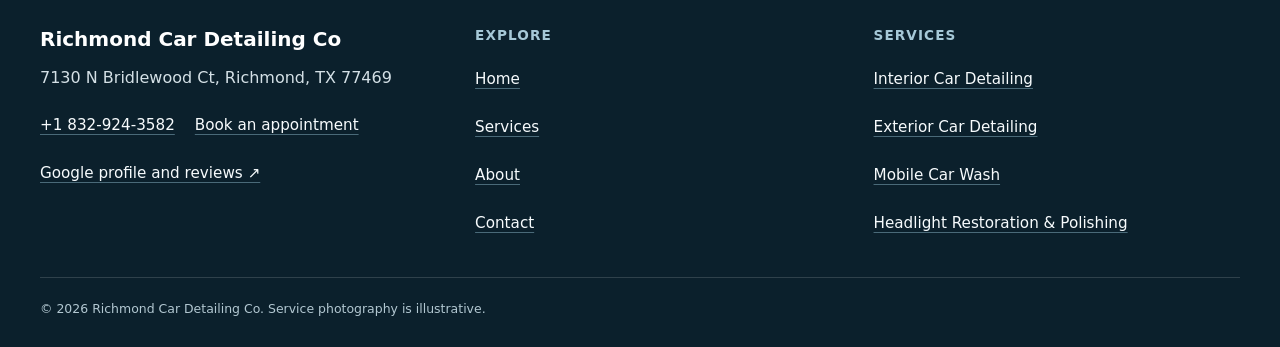
<file: about/index.html>
<!doctype html>
<html lang="en"><head>
  <meta charset="utf-8"><meta name="viewport" content="width=device-width,initial-scale=1">
  <title>About Richmond Car Detailing Co | Richmond, TX</title>
  <meta name="description" content="Verified identity, evidence boundaries, and appointment-planning approach for Richmond Car Detailing Co in Richmond, TX.">
  <meta name="robots" content="index, follow, max-image-preview:large, max-snippet:-1">
  <link rel="canonical" href="https://richmondcardetailingco.shop/about/">
  <meta property="og:type" content="website"><meta property="og:title" content="About Richmond Car Detailing Co | Richmond, TX">
  <meta property="og:description" content="Verified identity, evidence boundaries, and appointment-planning approach for Richmond Car Detailing Co in Richmond, TX."><meta property="og:url" content="https://richmondcardetailingco.shop/about/">
  <meta property="og:image" content="https://richmondcardetailingco.shop/assets/photos/hero-chrome-detail.webp"><meta name="twitter:card" content="summary_large_image">
  <link rel="icon" href="/favicon.svg"><link rel="stylesheet" href="/seo-pages.css"><script type="application/ld+json">{
  "@context": "https://schema.org",
  "@graph": [
    {
      "@type": "BreadcrumbList",
      "@id": "https://richmondcardetailingco.shop/about/#breadcrumb",
      "itemListElement": [
        {
          "@type": "ListItem",
          "position": 1,
          "name": "Home",
          "item": "https://richmondcardetailingco.shop/"
        },
        {
          "@type": "ListItem",
          "position": 2,
          "name": "About Richmond Car Detailing Co | Richmond, TX",
          "item": "https://richmondcardetailingco.shop/about/"
        }
      ]
    },
    {
      "@type": "WebPage",
      "@id": "https://richmondcardetailingco.shop/about/#webpage",
      "url": "https://richmondcardetailingco.shop/about/",
      "name": "About Richmond Car Detailing Co | Richmond, TX",
      "description": "Verified identity, evidence boundaries, and appointment-planning approach for Richmond Car Detailing Co in Richmond, TX.",
      "breadcrumb": {
        "@id": "https://richmondcardetailingco.shop/about/#breadcrumb"
      },
      "isPartOf": {
        "@id": "https://richmondcardetailingco.shop/#website"
      },
      "about": {
        "@id": "https://richmondcardetailingco.shop/#business"
      }
    },
    {
      "@type": "ImageObject",
      "@id": "https://richmondcardetailingco.shop/about/#primaryimage",
      "contentUrl": "https://richmondcardetailingco.shop/assets/photos/hero-chrome-detail.webp",
      "caption": "Illustrative detailing artwork for Richmond Car Detailing Co",
      "representativeOfPage": true
    }
  ]
}</script>
<link rel="stylesheet" href="/portfolio-components.css">
</head><body style="--pilot-accent:#d98b52;--pilot-dark:#11202c;--pilot-paper:#fafcfb">
<a class="skip-link" href="#content">Skip to content</a>
<header class="pilot-header"><a class="pilot-brand" href="/"><img src="/assets/photos/hero-chrome-detail.webp" width="48" height="48" alt=""><span>Richmond Car Detailing Co</span></a>
<nav aria-label="Primary navigation"><a href="/services/">Services</a><a href="/about/">About</a><a href="/contact/">Contact</a><a class="pilot-call" href="tel:+18329243582">Call</a></nav></header>
<main id="content"><section class="pilot-hero text-only"><div><p class="eyebrow">About the business</p><h1>About Richmond Car Detailing Co</h1><p class="pilot-answer">Richmond Car Detailing Co offers mobile detailing with interior, exterior, wash, and headlight services. Use the service pages to compare the work, then discuss your vehicle and appointment location directly.</p></div></section><nav class="breadcrumbs" aria-label="Breadcrumb"><a href="/">Home</a><span>›</span><span>About</span></nav>
<section class="pilot-section pilot-grid"><div><h2>Start with the vehicle’s needs</h2><p>A useful detailing request starts with the part of the vehicle you want to improve. Interior vacuuming addresses accessible loose debris; seat shampooing and steam cleaning are discussed for suitable materials. Exterior washing addresses ordinary surface dirt. Waxing, clay treatment, and headlight polishing are separate choices to confirm in the quote.</p><p>Tell Richmond Car Detailing Co what you see, what has already been tried, and which areas matter most. The service pages explain preparation, likely boundaries, and questions to ask before choosing the work.</p></div><aside><h2>Business contact</h2><p>7130 N Bridlewood Ct, Richmond, TX 77469</p><p><a href="tel:+18329243582">+1 832-924-3582</a></p><p>Confirm the actual mobile appointment location before arrival. The business address does not establish walk-in availability or permission to work at another property.</p></aside></section>
<section class="pilot-section tone"><h2>Make the appointment clear</h2><p>Describe the vehicle, its condition, and the result you are seeking. Ask which tasks are included, which are separate, and whether existing damage or a previous treatment limits suitability. Confirm the quote, appointment setting, and any preparation before the work begins.</p><p>If the vehicle will be needed soon afterward, mention that during booking. Moisture-based interior treatments, site access, and weather can affect the practical plan; a service name alone does not establish a fixed duration or drying time.</p></section>
<section class="pilot-section"><h2>Explore the services</h2><p>Compare <a href="/services/interior-car-detailing/">interior detailing</a>, <a href="/services/exterior-car-detailing/">exterior detailing</a>, <a href="/services/mobile-car-wash/">mobile washing</a>, and <a href="/services/headlight-restoration/">headlight polishing</a>. For a quote or appointment question, use the <a href="/contact/">contact page</a>.</p><p>Illustrative photos show types of detailing work. They are not a before-and-after record of a customer’s vehicle.</p></section>
<section class="pilot-cta"><div><p class="eyebrow">Confirm the vehicle and setting</p><h2>Choose a scope before the appointment starts.</h2><p>Call or book online to describe the vehicle condition, access, and requested service. Final suitability and scope are confirmed before work.</p></div><a class="pilot-button" href="/scheduling">Book an appointment</a></section>
<!-- PORTFOLIO-REVIEWS:START --><section class="portfolio-reviews" aria-labelledby="portfolio-reviews-title"><div class="portfolio-reviews__heading"><div><p class="portfolio-reviews__kicker">From Google customers</p><h2 id="portfolio-reviews-title">Richmond Car Detailing Co customer reviews</h2><p class="portfolio-reviews__intro">Read customer reviews on <a href="https://www.google.com/maps?cid=2133112035970579671" target="_blank" rel="noopener noreferrer">view the Google profile</a>.</p></div></div></section><!-- PORTFOLIO-REVIEWS:END -->
</main><footer class="portfolio-footer"><div class="portfolio-footer__grid"><div><strong class="portfolio-footer__name">Richmond Car Detailing Co</strong><address>7130 N Bridlewood Ct, Richmond, TX 77469</address><div class="portfolio-footer__contact"><a href="tel:+18329243582">+1 832-924-3582</a><a href="/scheduling">Book an appointment</a></div><a href="https://www.google.com/maps?cid=2133112035970579671" target="_blank" rel="noopener noreferrer">Google profile and reviews ↗</a></div><div><h2>Explore</h2><nav aria-label="Footer navigation"><a href="/">Home</a><a href="/services/">Services</a><a href="/about/">About</a><a href="/contact/">Contact</a></nav></div><div><h2>Services</h2><nav aria-label="Service pages"><a href="/services/interior-car-detailing/">Interior Car Detailing</a><a href="/services/exterior-car-detailing/">Exterior Car Detailing</a><a href="/services/mobile-car-wash/">Mobile Car Wash</a><a href="/services/headlight-restoration/">Headlight Restoration &amp; Polishing</a></nav></div></div><p class="portfolio-footer__bottom">© <span id="year">2026</span> Richmond Car Detailing Co. Service photography is illustrative.</p></footer>
<script src="/portfolio-components.js" defer></script>
</body></html>
</file>
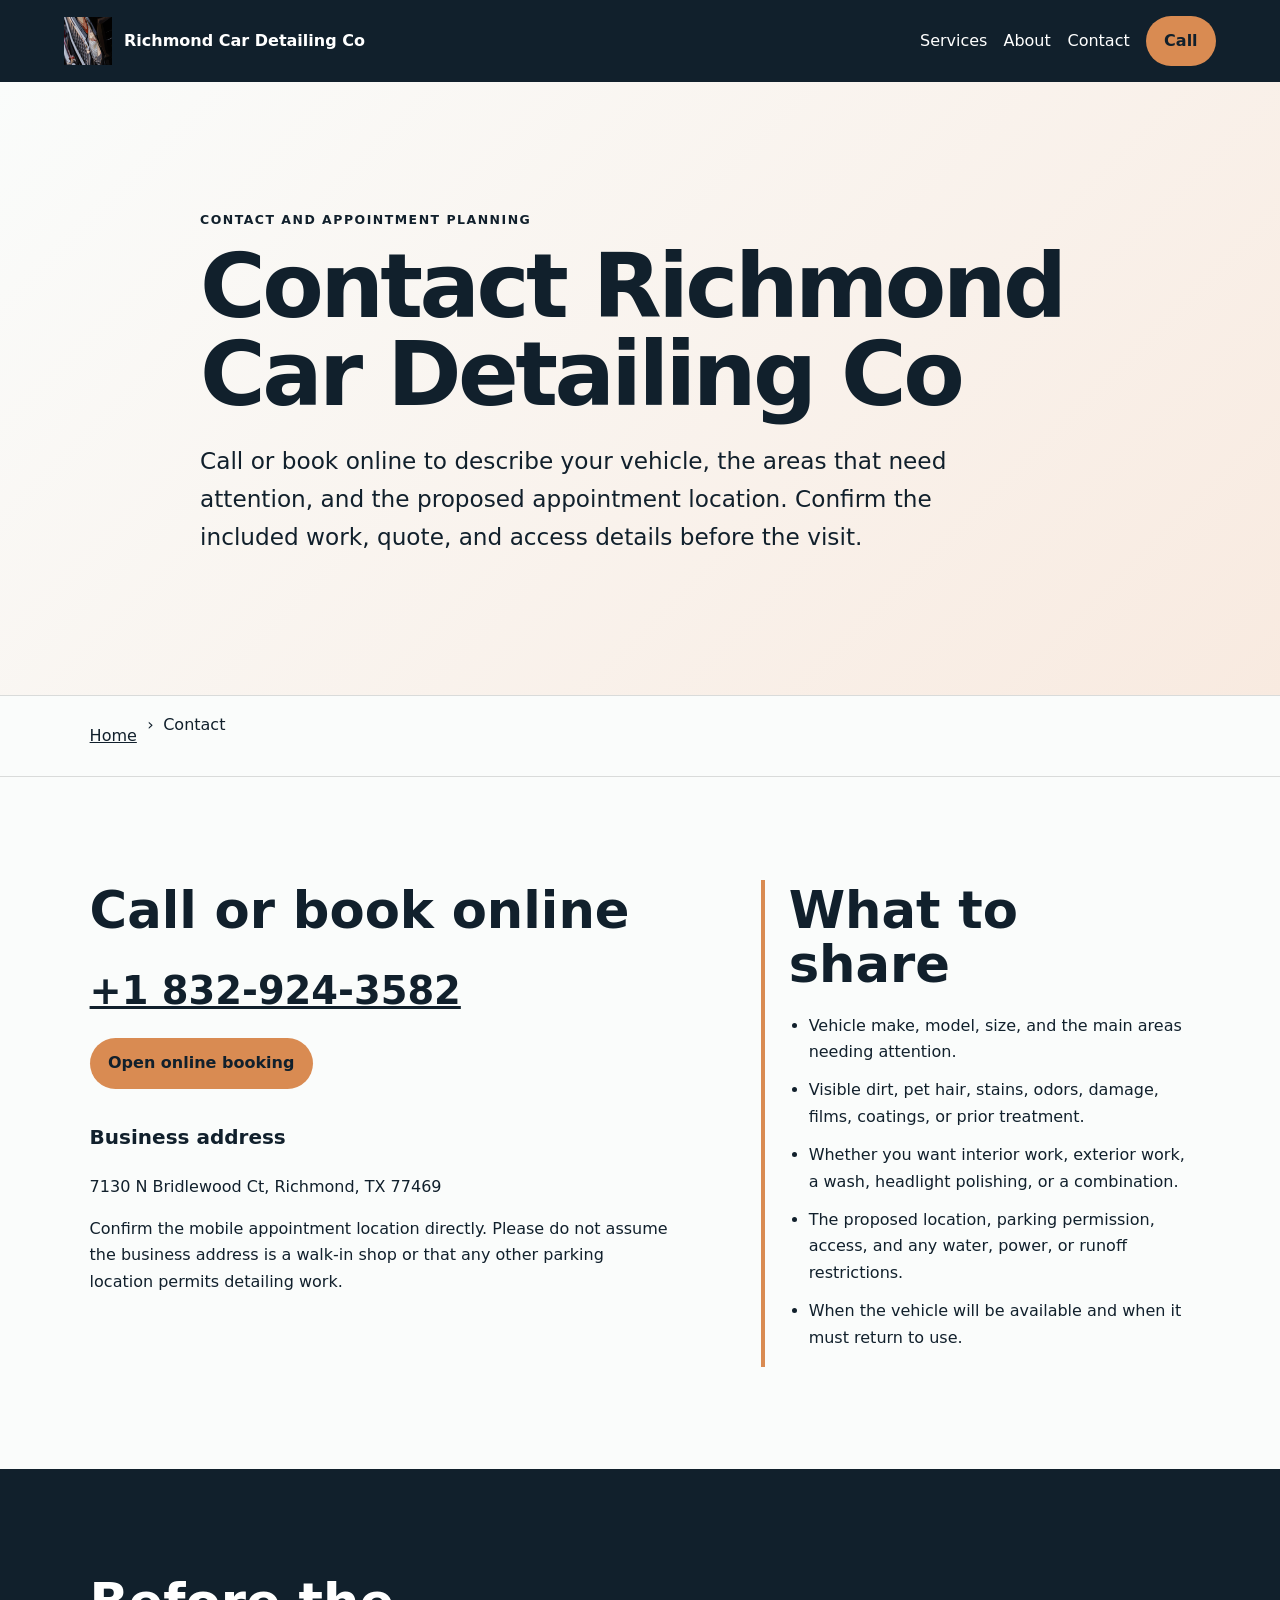
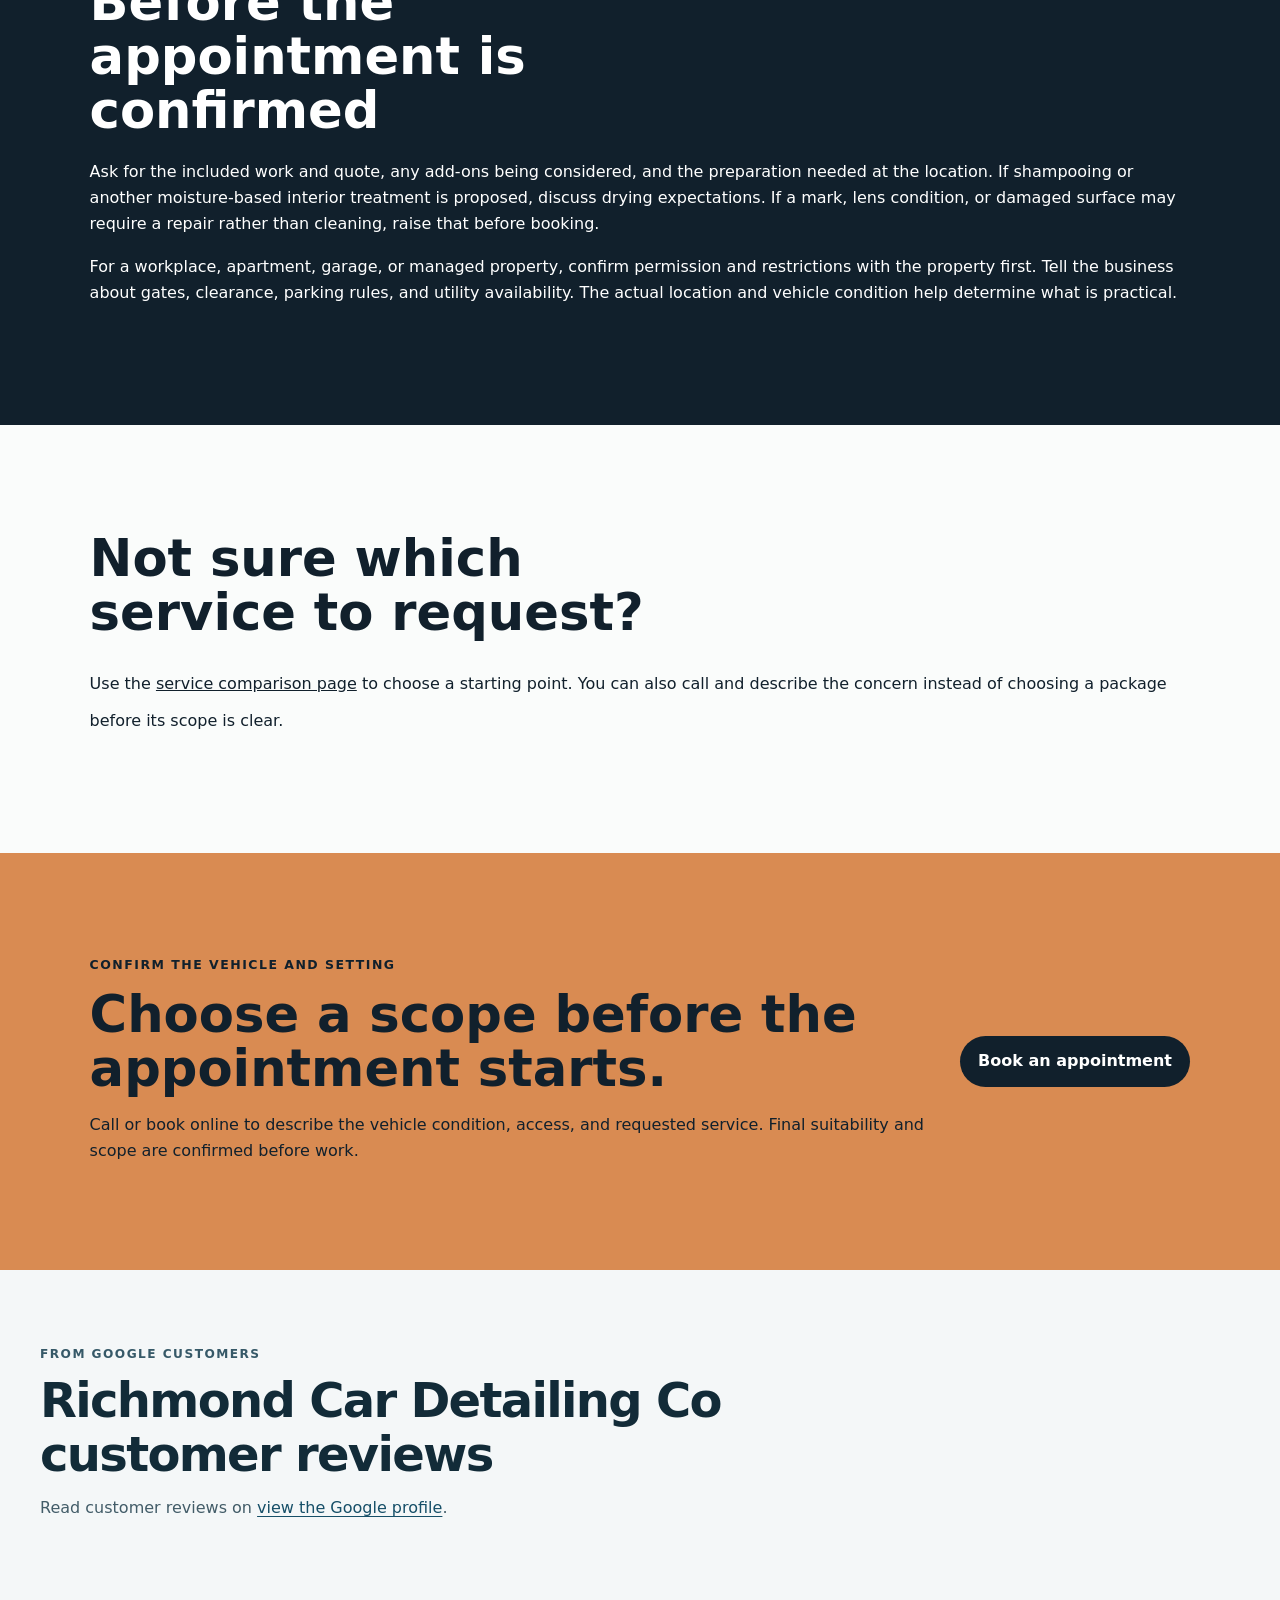
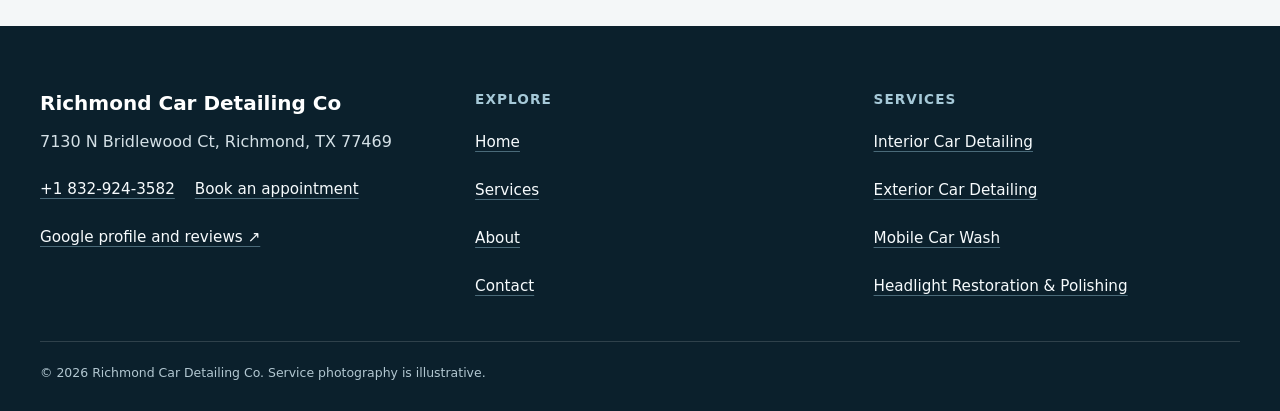
<file: contact/index.html>
<!doctype html>
<html lang="en"><head>
  <meta charset="utf-8"><meta name="viewport" content="width=device-width,initial-scale=1">
  <title>Contact Richmond Car Detailing Co | Richmond, TX</title>
  <meta name="description" content="Call or book Richmond Car Detailing Co and confirm vehicle condition, access, and detailing scope in Richmond, TX.">
  <meta name="robots" content="index, follow, max-image-preview:large, max-snippet:-1">
  <link rel="canonical" href="https://richmondcardetailingco.shop/contact/">
  <meta property="og:type" content="website"><meta property="og:title" content="Contact Richmond Car Detailing Co | Richmond, TX">
  <meta property="og:description" content="Call or book Richmond Car Detailing Co and confirm vehicle condition, access, and detailing scope in Richmond, TX."><meta property="og:url" content="https://richmondcardetailingco.shop/contact/">
  <meta property="og:image" content="https://richmondcardetailingco.shop/assets/photos/hero-chrome-detail.webp"><meta name="twitter:card" content="summary_large_image">
  <link rel="icon" href="/favicon.svg"><link rel="stylesheet" href="/seo-pages.css"><script type="application/ld+json">{
  "@context": "https://schema.org",
  "@graph": [
    {
      "@type": "BreadcrumbList",
      "@id": "https://richmondcardetailingco.shop/contact/#breadcrumb",
      "itemListElement": [
        {
          "@type": "ListItem",
          "position": 1,
          "name": "Home",
          "item": "https://richmondcardetailingco.shop/"
        },
        {
          "@type": "ListItem",
          "position": 2,
          "name": "Contact Richmond Car Detailing Co | Richmond, TX",
          "item": "https://richmondcardetailingco.shop/contact/"
        }
      ]
    },
    {
      "@type": "WebPage",
      "@id": "https://richmondcardetailingco.shop/contact/#webpage",
      "url": "https://richmondcardetailingco.shop/contact/",
      "name": "Contact Richmond Car Detailing Co | Richmond, TX",
      "description": "Call or book Richmond Car Detailing Co and confirm vehicle condition, access, and detailing scope in Richmond, TX.",
      "breadcrumb": {
        "@id": "https://richmondcardetailingco.shop/contact/#breadcrumb"
      },
      "isPartOf": {
        "@id": "https://richmondcardetailingco.shop/#website"
      },
      "about": {
        "@id": "https://richmondcardetailingco.shop/#business"
      }
    },
    {
      "@type": "ImageObject",
      "@id": "https://richmondcardetailingco.shop/contact/#primaryimage",
      "contentUrl": "https://richmondcardetailingco.shop/assets/photos/hero-chrome-detail.webp",
      "caption": "Illustrative detailing artwork for Richmond Car Detailing Co",
      "representativeOfPage": true
    }
  ]
}</script>
<link rel="stylesheet" href="/portfolio-components.css">
</head><body style="--pilot-accent:#d98b52;--pilot-dark:#11202c;--pilot-paper:#fafcfb">
<a class="skip-link" href="#content">Skip to content</a>
<header class="pilot-header"><a class="pilot-brand" href="/"><img src="/assets/photos/hero-chrome-detail.webp" width="48" height="48" alt=""><span>Richmond Car Detailing Co</span></a>
<nav aria-label="Primary navigation"><a href="/services/">Services</a><a href="/about/">About</a><a href="/contact/">Contact</a><a class="pilot-call" href="tel:+18329243582">Call</a></nav></header>
<main id="content"><section class="pilot-hero text-only"><div><p class="eyebrow">Contact and appointment planning</p><h1>Contact Richmond Car Detailing Co</h1><p class="pilot-answer">Call or book online to describe your vehicle, the areas that need attention, and the proposed appointment location. Confirm the included work, quote, and access details before the visit.</p></div></section><nav class="breadcrumbs" aria-label="Breadcrumb"><a href="/">Home</a><span>›</span><span>Contact</span></nav>
<section class="pilot-section pilot-grid"><div><h2>Call or book online</h2><p><a class="large-link" href="tel:+18329243582">+1 832-924-3582</a></p><p><a class="pilot-button" href="/scheduling">Open online booking</a></p><h3>Business address</h3><p>7130 N Bridlewood Ct, Richmond, TX 77469</p><p>Confirm the mobile appointment location directly. Please do not assume the business address is a walk-in shop or that any other parking location permits detailing work.</p></div><aside><h2>What to share</h2><ul class="checklist"><li>Vehicle make, model, size, and the main areas needing attention.</li><li>Visible dirt, pet hair, stains, odors, damage, films, coatings, or prior treatment.</li><li>Whether you want interior work, exterior work, a wash, headlight polishing, or a combination.</li><li>The proposed location, parking permission, access, and any water, power, or runoff restrictions.</li><li>When the vehicle will be available and when it must return to use.</li></ul></aside></section>
<section class="pilot-section tone"><h2>Before the appointment is confirmed</h2><p>Ask for the included work and quote, any add-ons being considered, and the preparation needed at the location. If shampooing or another moisture-based interior treatment is proposed, discuss drying expectations. If a mark, lens condition, or damaged surface may require a repair rather than cleaning, raise that before booking.</p><p>For a workplace, apartment, garage, or managed property, confirm permission and restrictions with the property first. Tell the business about gates, clearance, parking rules, and utility availability. The actual location and vehicle condition help determine what is practical.</p></section>
<section class="pilot-section"><h2>Not sure which service to request?</h2><p>Use the <a href="/services/">service comparison page</a> to choose a starting point. You can also call and describe the concern instead of choosing a package before its scope is clear.</p></section>
<section class="pilot-cta"><div><p class="eyebrow">Confirm the vehicle and setting</p><h2>Choose a scope before the appointment starts.</h2><p>Call or book online to describe the vehicle condition, access, and requested service. Final suitability and scope are confirmed before work.</p></div><a class="pilot-button" href="/scheduling">Book an appointment</a></section>
<!-- PORTFOLIO-REVIEWS:START --><section class="portfolio-reviews" aria-labelledby="portfolio-reviews-title"><div class="portfolio-reviews__heading"><div><p class="portfolio-reviews__kicker">From Google customers</p><h2 id="portfolio-reviews-title">Richmond Car Detailing Co customer reviews</h2><p class="portfolio-reviews__intro">Read customer reviews on <a href="https://www.google.com/maps?cid=2133112035970579671" target="_blank" rel="noopener noreferrer">view the Google profile</a>.</p></div></div></section><!-- PORTFOLIO-REVIEWS:END -->
</main><footer class="portfolio-footer"><div class="portfolio-footer__grid"><div><strong class="portfolio-footer__name">Richmond Car Detailing Co</strong><address>7130 N Bridlewood Ct, Richmond, TX 77469</address><div class="portfolio-footer__contact"><a href="tel:+18329243582">+1 832-924-3582</a><a href="/scheduling">Book an appointment</a></div><a href="https://www.google.com/maps?cid=2133112035970579671" target="_blank" rel="noopener noreferrer">Google profile and reviews ↗</a></div><div><h2>Explore</h2><nav aria-label="Footer navigation"><a href="/">Home</a><a href="/services/">Services</a><a href="/about/">About</a><a href="/contact/">Contact</a></nav></div><div><h2>Services</h2><nav aria-label="Service pages"><a href="/services/interior-car-detailing/">Interior Car Detailing</a><a href="/services/exterior-car-detailing/">Exterior Car Detailing</a><a href="/services/mobile-car-wash/">Mobile Car Wash</a><a href="/services/headlight-restoration/">Headlight Restoration &amp; Polishing</a></nav></div></div><p class="portfolio-footer__bottom">© <span id="year">2026</span> Richmond Car Detailing Co. Service photography is illustrative.</p></footer>
<script src="/portfolio-components.js" defer></script>
</body></html>
</file>
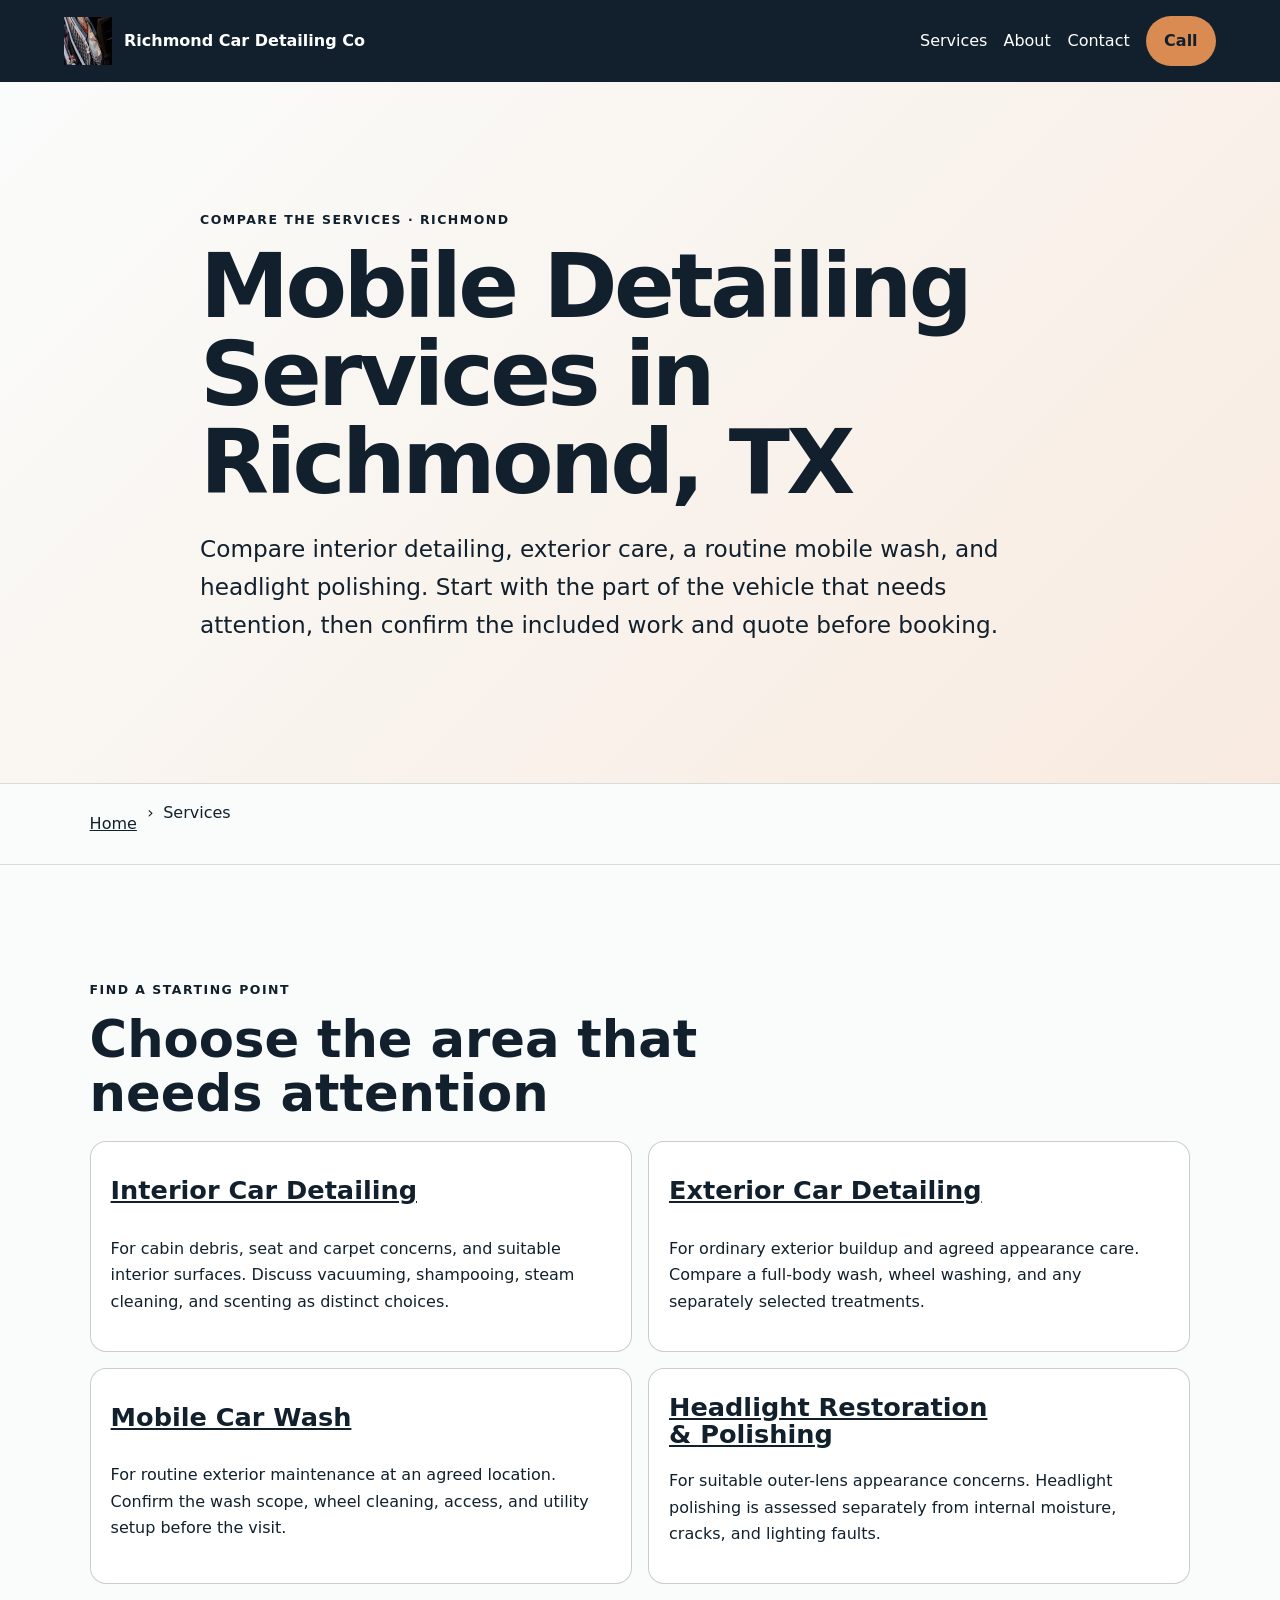
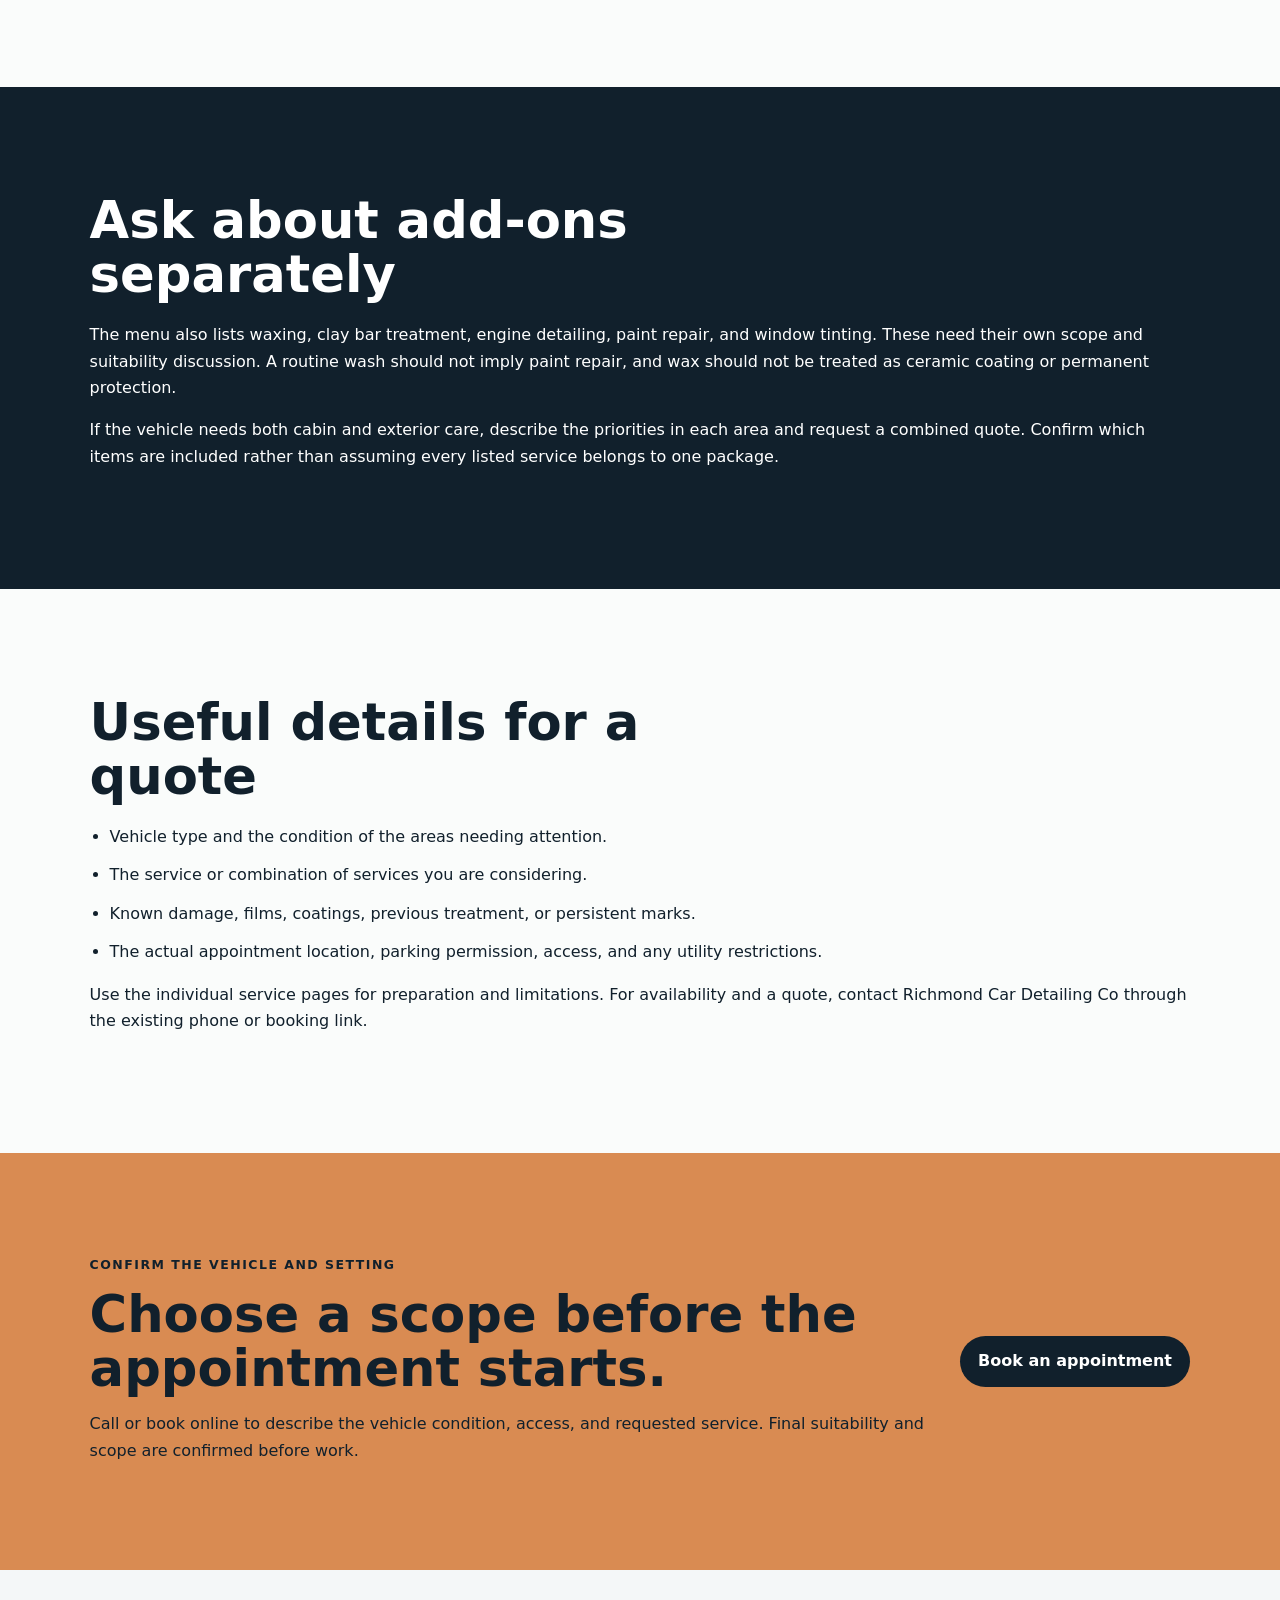
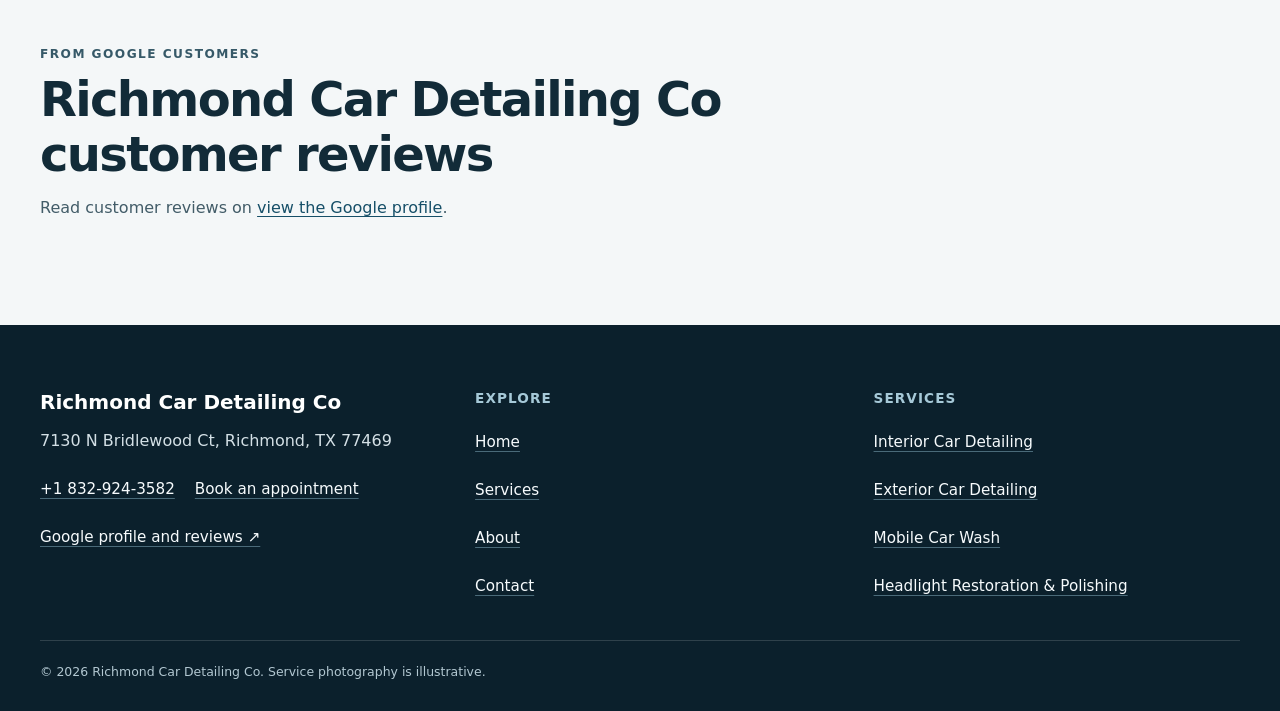
<file: services/index.html>
<!doctype html>
<html lang="en"><head>
  <meta charset="utf-8"><meta name="viewport" content="width=device-width,initial-scale=1">
  <title>Mobile Detailing Services in Richmond, TX | Richmond Car Detailing Co</title>
  <meta name="description" content="Compare documented mobile detailing choices from Richmond Car Detailing Co in Richmond, TX, including preparation, access, and scope boundaries.">
  <meta name="robots" content="index, follow, max-image-preview:large, max-snippet:-1">
  <link rel="canonical" href="https://richmondcardetailingco.shop/services/">
  <meta property="og:type" content="website"><meta property="og:title" content="Mobile Detailing Services in Richmond, TX | Richmond Car Detailing Co">
  <meta property="og:description" content="Compare documented mobile detailing choices from Richmond Car Detailing Co in Richmond, TX, including preparation, access, and scope boundaries."><meta property="og:url" content="https://richmondcardetailingco.shop/services/">
  <meta property="og:image" content="https://richmondcardetailingco.shop/assets/photos/hero-chrome-detail.webp"><meta name="twitter:card" content="summary_large_image">
  <link rel="icon" href="/favicon.svg"><link rel="stylesheet" href="/seo-pages.css"><script type="application/ld+json">{
  "@context": "https://schema.org",
  "@graph": [
    {
      "@type": "BreadcrumbList",
      "@id": "https://richmondcardetailingco.shop/services/#breadcrumb",
      "itemListElement": [
        {
          "@type": "ListItem",
          "position": 1,
          "name": "Home",
          "item": "https://richmondcardetailingco.shop/"
        },
        {
          "@type": "ListItem",
          "position": 2,
          "name": "Services",
          "item": "https://richmondcardetailingco.shop/services/"
        }
      ]
    },
    {
      "@type": "WebPage",
      "@id": "https://richmondcardetailingco.shop/services/#webpage",
      "url": "https://richmondcardetailingco.shop/services/",
      "name": "Mobile Detailing Services in Richmond, TX | Richmond Car Detailing Co",
      "description": "Compare documented mobile detailing choices from Richmond Car Detailing Co in Richmond, TX, including preparation, access, and scope boundaries.",
      "breadcrumb": {
        "@id": "https://richmondcardetailingco.shop/services/#breadcrumb"
      },
      "isPartOf": {
        "@id": "https://richmondcardetailingco.shop/#website"
      },
      "about": {
        "@id": "https://richmondcardetailingco.shop/#business"
      }
    },
    {
      "@type": "ImageObject",
      "@id": "https://richmondcardetailingco.shop/services/#primaryimage",
      "contentUrl": "https://richmondcardetailingco.shop/assets/photos/hero-chrome-detail.webp",
      "caption": "Illustrative detailing artwork for Richmond Car Detailing Co",
      "representativeOfPage": true
    }
  ]
}</script>
<link rel="stylesheet" href="/portfolio-components.css">
</head><body style="--pilot-accent:#d98b52;--pilot-dark:#11202c;--pilot-paper:#fafcfb">
<a class="skip-link" href="#content">Skip to content</a>
<header class="pilot-header"><a class="pilot-brand" href="/"><img src="/assets/photos/hero-chrome-detail.webp" width="48" height="48" alt=""><span>Richmond Car Detailing Co</span></a>
<nav aria-label="Primary navigation"><a href="/services/">Services</a><a href="/about/">About</a><a href="/contact/">Contact</a><a class="pilot-call" href="tel:+18329243582">Call</a></nav></header>
<main id="content"><section class="pilot-hero text-only"><div><p class="eyebrow">Compare the services · Richmond</p><h1>Mobile Detailing Services in Richmond, TX</h1><p class="pilot-answer">Compare interior detailing, exterior care, a routine mobile wash, and headlight polishing. Start with the part of the vehicle that needs attention, then confirm the included work and quote before booking.</p></div></section>
<nav class="breadcrumbs" aria-label="Breadcrumb"><a href="/">Home</a><span>›</span><span>Services</span></nav>
<section class="pilot-section"><p class="eyebrow">Find a starting point</p><h2>Choose the area that needs attention</h2><div class="service-cards"><article><h2><a href="/services/interior-car-detailing/">Interior Car Detailing</a></h2><p>For cabin debris, seat and carpet concerns, and suitable interior surfaces. Discuss vacuuming, shampooing, steam cleaning, and scenting as distinct choices.</p></article><article><h2><a href="/services/exterior-car-detailing/">Exterior Car Detailing</a></h2><p>For ordinary exterior buildup and agreed appearance care. Compare a full-body wash, wheel washing, and any separately selected treatments.</p></article><article><h2><a href="/services/mobile-car-wash/">Mobile Car Wash</a></h2><p>For routine exterior maintenance at an agreed location. Confirm the wash scope, wheel cleaning, access, and utility setup before the visit.</p></article><article><h2><a href="/services/headlight-restoration/">Headlight Restoration &amp; Polishing</a></h2><p>For suitable outer-lens appearance concerns. Headlight polishing is assessed separately from internal moisture, cracks, and lighting faults.</p></article></div></section>
<section class="pilot-section tone"><h2>Ask about add-ons separately</h2><p>The menu also lists waxing, clay bar treatment, engine detailing, paint repair, and window tinting. These need their own scope and suitability discussion. A routine wash should not imply paint repair, and wax should not be treated as ceramic coating or permanent protection.</p><p>If the vehicle needs both cabin and exterior care, describe the priorities in each area and request a combined quote. Confirm which items are included rather than assuming every listed service belongs to one package.</p></section>
<section class="pilot-section"><h2>Useful details for a quote</h2><ul class="checklist"><li>Vehicle type and the condition of the areas needing attention.</li><li>The service or combination of services you are considering.</li><li>Known damage, films, coatings, previous treatment, or persistent marks.</li><li>The actual appointment location, parking permission, access, and any utility restrictions.</li></ul><p>Use the individual service pages for preparation and limitations. For availability and a quote, contact Richmond Car Detailing Co through the existing phone or booking link.</p></section>
<section class="pilot-cta"><div><p class="eyebrow">Confirm the vehicle and setting</p><h2>Choose a scope before the appointment starts.</h2><p>Call or book online to describe the vehicle condition, access, and requested service. Final suitability and scope are confirmed before work.</p></div><a class="pilot-button" href="/scheduling">Book an appointment</a></section>
<!-- PORTFOLIO-REVIEWS:START --><section class="portfolio-reviews" aria-labelledby="portfolio-reviews-title"><div class="portfolio-reviews__heading"><div><p class="portfolio-reviews__kicker">From Google customers</p><h2 id="portfolio-reviews-title">Richmond Car Detailing Co customer reviews</h2><p class="portfolio-reviews__intro">Read customer reviews on <a href="https://www.google.com/maps?cid=2133112035970579671" target="_blank" rel="noopener noreferrer">view the Google profile</a>.</p></div></div></section><!-- PORTFOLIO-REVIEWS:END -->
</main><footer class="portfolio-footer"><div class="portfolio-footer__grid"><div><strong class="portfolio-footer__name">Richmond Car Detailing Co</strong><address>7130 N Bridlewood Ct, Richmond, TX 77469</address><div class="portfolio-footer__contact"><a href="tel:+18329243582">+1 832-924-3582</a><a href="/scheduling">Book an appointment</a></div><a href="https://www.google.com/maps?cid=2133112035970579671" target="_blank" rel="noopener noreferrer">Google profile and reviews ↗</a></div><div><h2>Explore</h2><nav aria-label="Footer navigation"><a href="/">Home</a><a href="/services/">Services</a><a href="/about/">About</a><a href="/contact/">Contact</a></nav></div><div><h2>Services</h2><nav aria-label="Service pages"><a href="/services/interior-car-detailing/">Interior Car Detailing</a><a href="/services/exterior-car-detailing/">Exterior Car Detailing</a><a href="/services/mobile-car-wash/">Mobile Car Wash</a><a href="/services/headlight-restoration/">Headlight Restoration &amp; Polishing</a></nav></div></div><p class="portfolio-footer__bottom">© <span id="year">2026</span> Richmond Car Detailing Co. Service photography is illustrative.</p></footer>
<script src="/portfolio-components.js" defer></script>
</body></html>
</file>
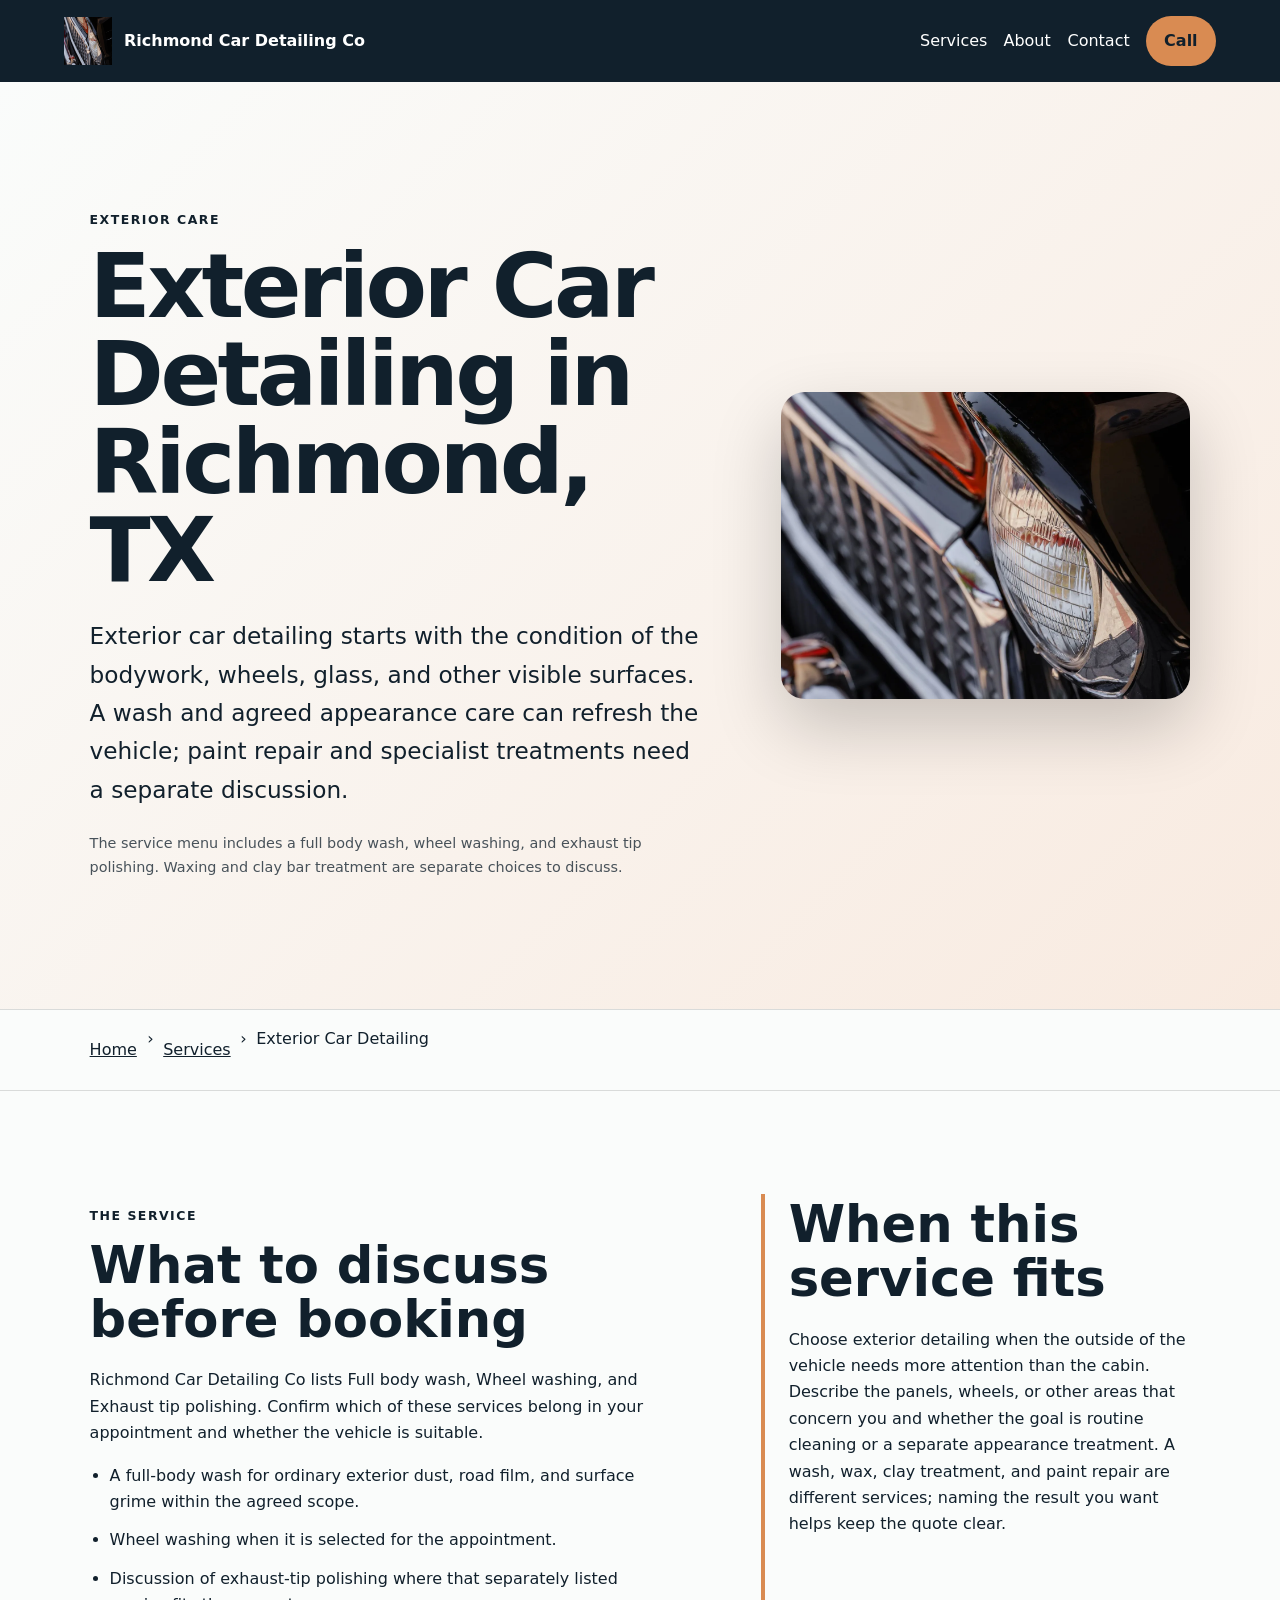
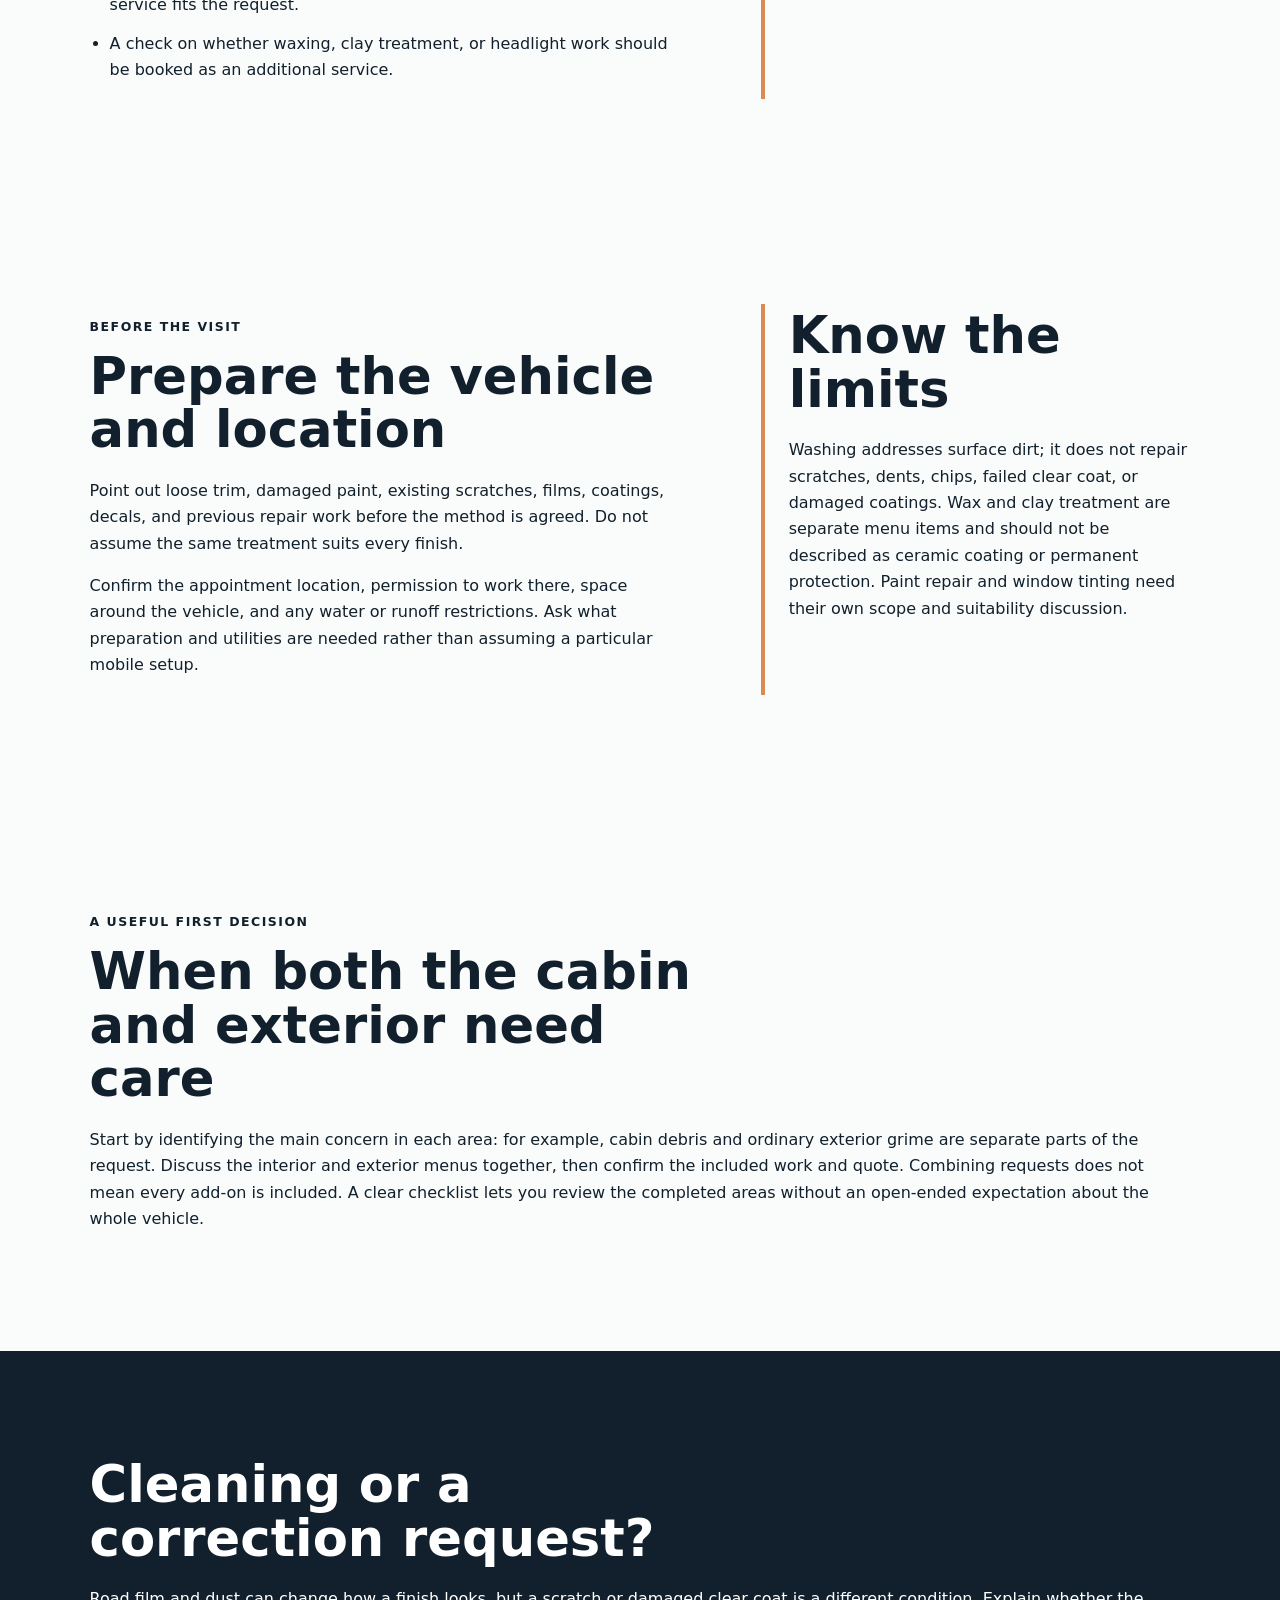
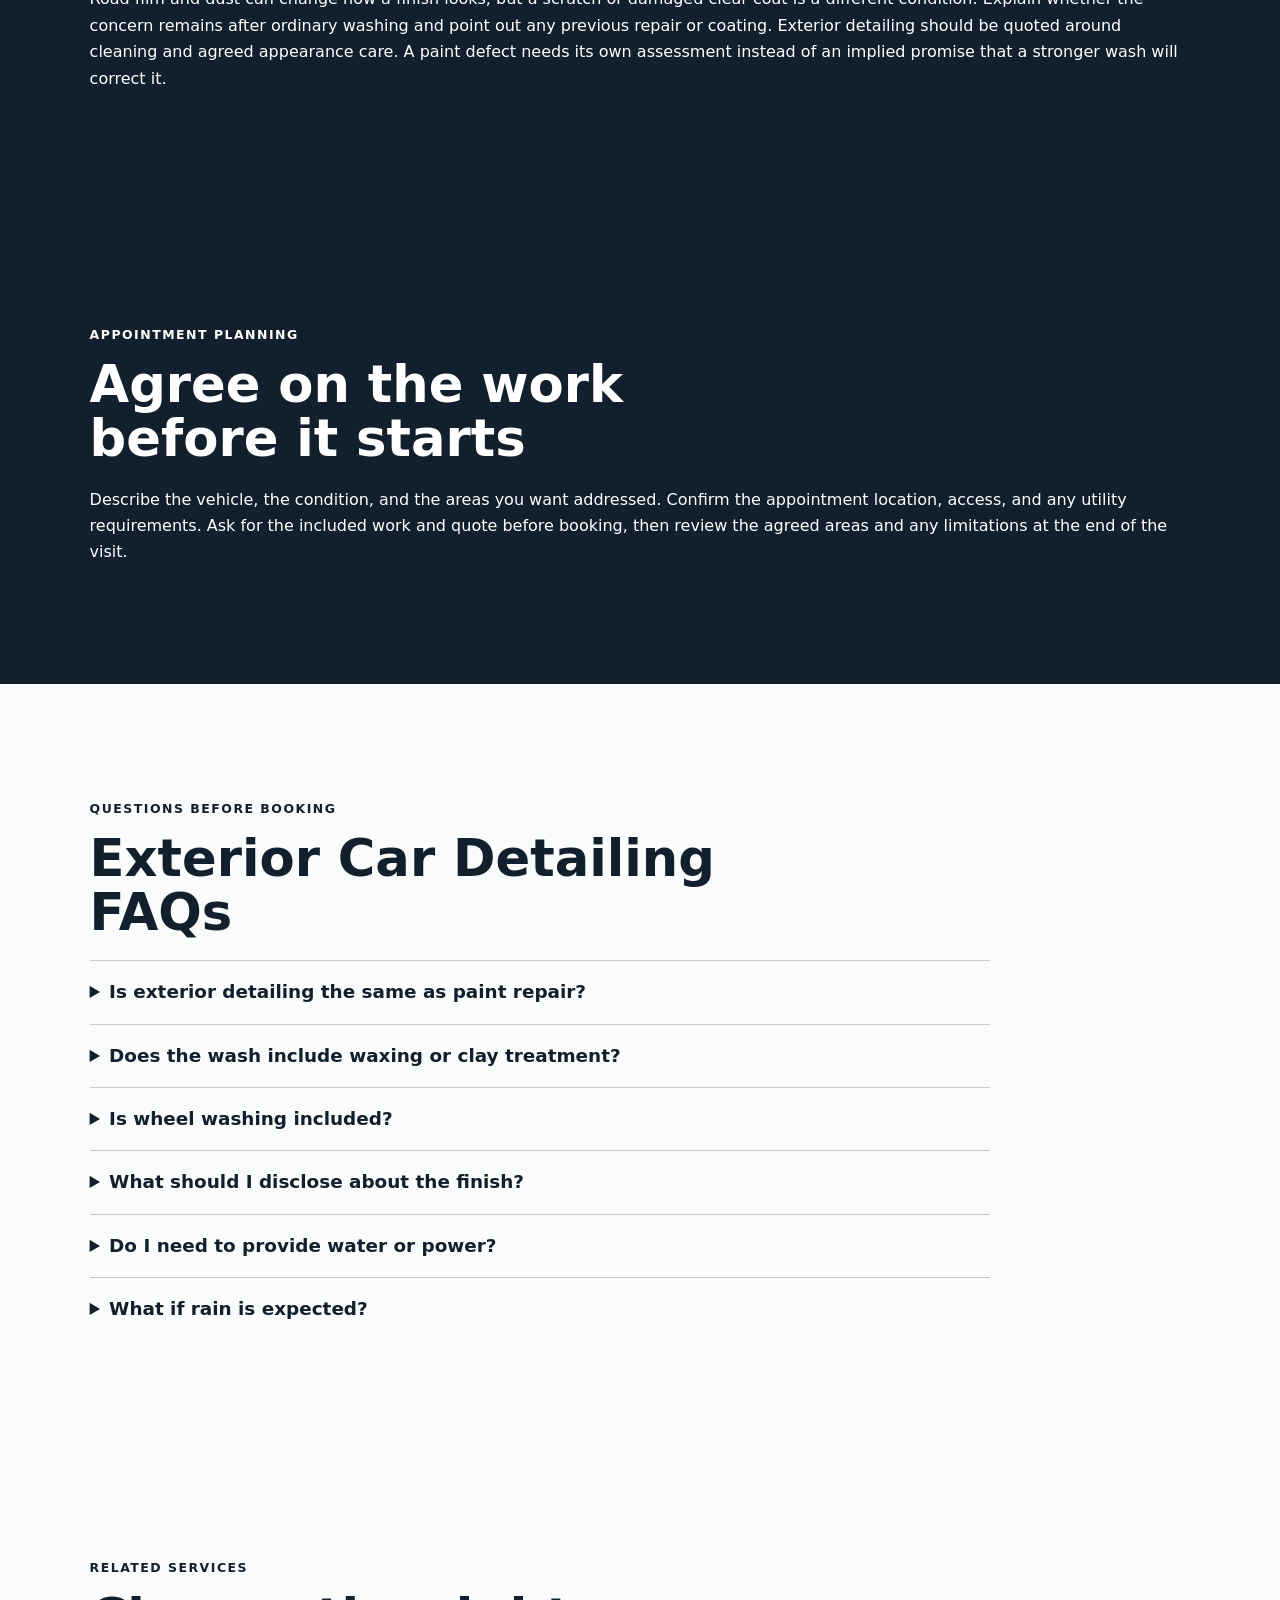
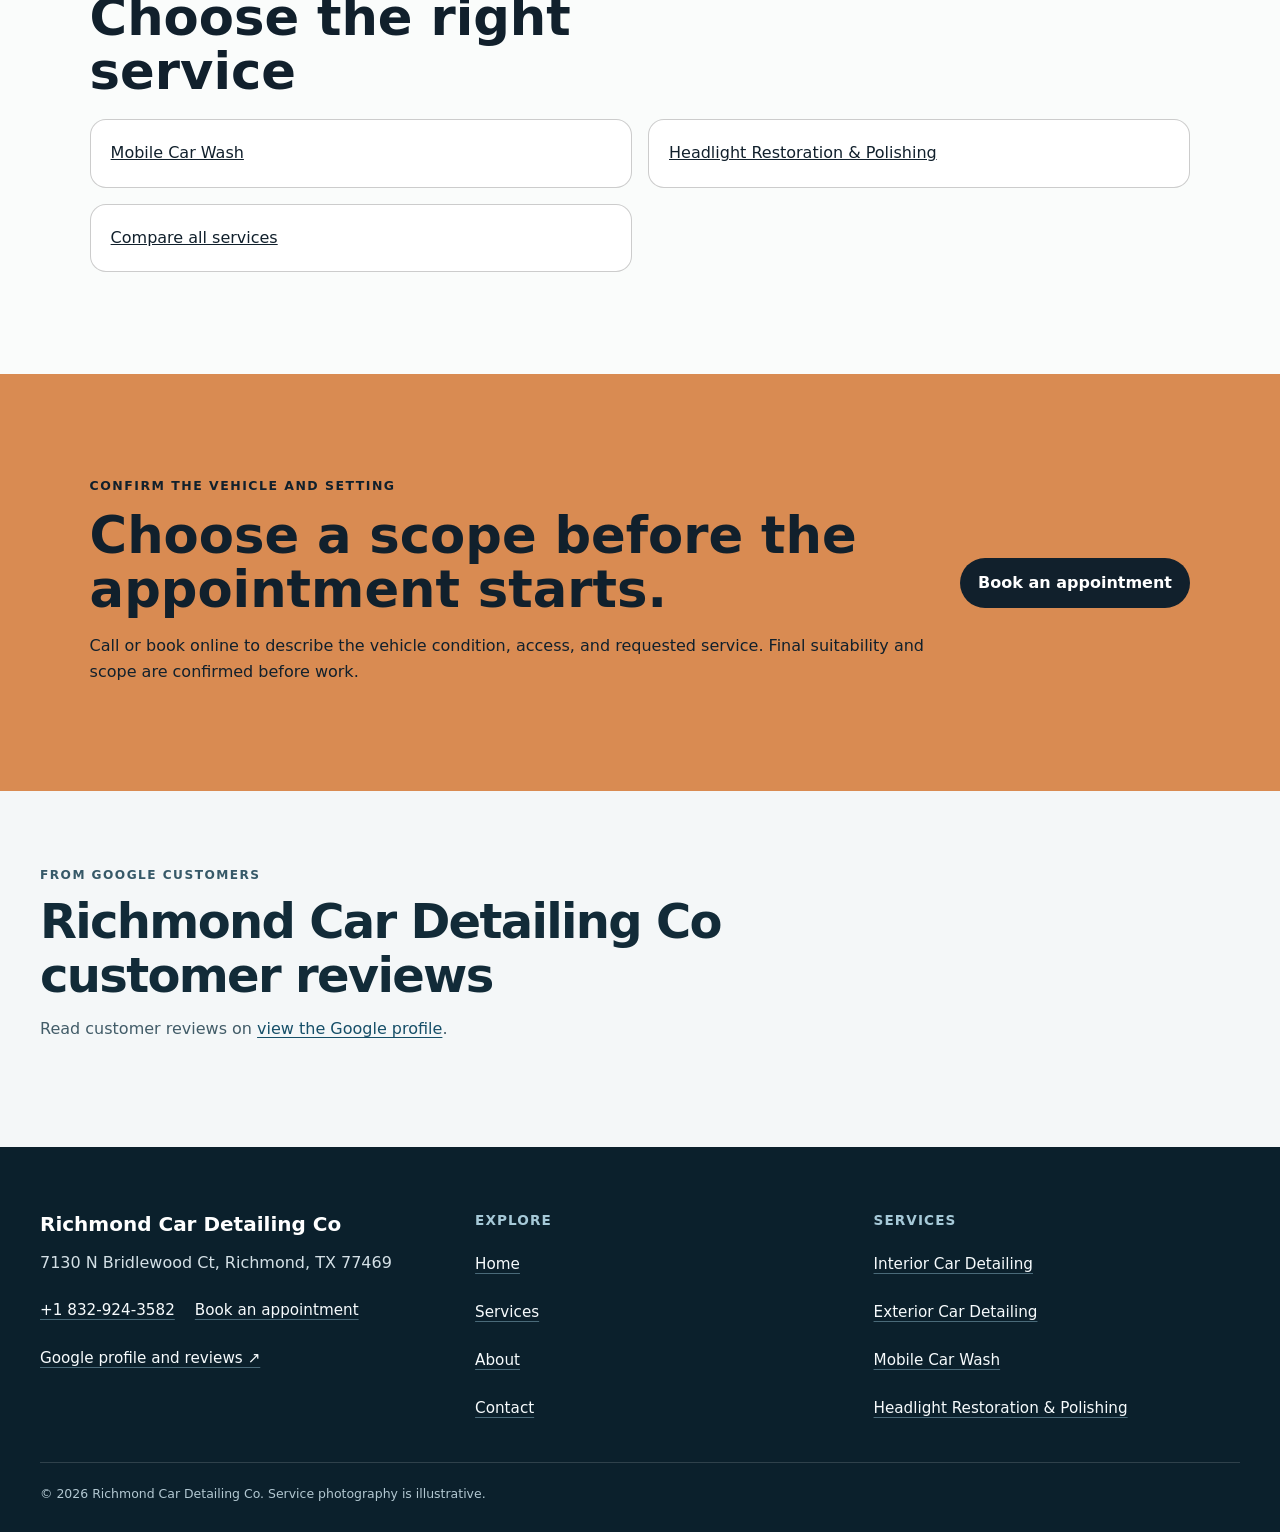
<file: services/exterior-car-detailing/index.html>
<!doctype html>
<html lang="en"><head>
  <meta charset="utf-8"><meta name="viewport" content="width=device-width,initial-scale=1">
  <title>Exterior Car Detailing in Richmond, TX | Richmond Car Detailing Co</title>
  <meta name="description" content="Plan exterior car detailing with Richmond Car Detailing Co in Richmond: documented scope, vehicle preparation, access checks, and limitations.">
  <meta name="robots" content="index, follow, max-image-preview:large, max-snippet:-1">
  <link rel="canonical" href="https://richmondcardetailingco.shop/services/exterior-car-detailing/">
  <meta property="og:type" content="website"><meta property="og:title" content="Exterior Car Detailing in Richmond, TX | Richmond Car Detailing Co">
  <meta property="og:description" content="Plan exterior car detailing with Richmond Car Detailing Co in Richmond: documented scope, vehicle preparation, access checks, and limitations."><meta property="og:url" content="https://richmondcardetailingco.shop/services/exterior-car-detailing/">
  <meta property="og:image" content="https://richmondcardetailingco.shop/assets/photos/hero-chrome-detail.webp"><meta name="twitter:card" content="summary_large_image">
  <link rel="icon" href="/favicon.svg"><link rel="stylesheet" href="/seo-pages.css"><script type="application/ld+json">{
  "@context": "https://schema.org",
  "@graph": [
    {
      "@type": "BreadcrumbList",
      "@id": "https://richmondcardetailingco.shop/services/exterior-car-detailing/#breadcrumb",
      "itemListElement": [
        {
          "@type": "ListItem",
          "position": 1,
          "name": "Home",
          "item": "https://richmondcardetailingco.shop/"
        },
        {
          "@type": "ListItem",
          "position": 2,
          "name": "Services",
          "item": "https://richmondcardetailingco.shop/services/"
        },
        {
          "@type": "ListItem",
          "position": 3,
          "name": "Exterior Car Detailing",
          "item": "https://richmondcardetailingco.shop/services/exterior-car-detailing/"
        }
      ]
    },
    {
      "@type": "WebPage",
      "@id": "https://richmondcardetailingco.shop/services/exterior-car-detailing/#webpage",
      "url": "https://richmondcardetailingco.shop/services/exterior-car-detailing/",
      "name": "Exterior Car Detailing in Richmond, TX | Richmond Car Detailing Co",
      "description": "Plan exterior car detailing with Richmond Car Detailing Co in Richmond: documented scope, vehicle preparation, access checks, and limitations.",
      "breadcrumb": {
        "@id": "https://richmondcardetailingco.shop/services/exterior-car-detailing/#breadcrumb"
      },
      "isPartOf": {
        "@id": "https://richmondcardetailingco.shop/#website"
      },
      "about": {
        "@id": "https://richmondcardetailingco.shop/#business"
      }
    },
    {
      "@type": "Service",
      "@id": "https://richmondcardetailingco.shop/services/exterior-car-detailing/#service",
      "name": "Exterior Car Detailing",
      "serviceType": "exterior car detailing",
      "url": "https://richmondcardetailingco.shop/services/exterior-car-detailing/",
      "description": "Exterior car detailing begins with the visible outside surfaces of the vehicle and may combine a full-body wash with wheel washing and other documented appearance-care add-ons.",
      "provider": {
        "@id": "https://richmondcardetailingco.shop/#business"
      },
      "areaServed": {
        "@type": "City",
        "name": "Richmond"
      }
    },
    {
      "@type": "ImageObject",
      "@id": "https://richmondcardetailingco.shop/services/exterior-car-detailing/#primaryimage",
      "contentUrl": "https://richmondcardetailingco.shop/assets/photos/hero-chrome-detail.webp",
      "caption": "Illustrative detailing artwork for Richmond Car Detailing Co",
      "representativeOfPage": true
    }
  ]
}</script>
<link rel="stylesheet" href="/portfolio-components.css">
</head><body style="--pilot-accent:#d98b52;--pilot-dark:#11202c;--pilot-paper:#fafcfb">
<a class="skip-link" href="#content">Skip to content</a>
<header class="pilot-header"><a class="pilot-brand" href="/"><img src="/assets/photos/hero-chrome-detail.webp" width="48" height="48" alt=""><span>Richmond Car Detailing Co</span></a>
<nav aria-label="Primary navigation"><a href="/services/">Services</a><a href="/about/">About</a><a href="/contact/">Contact</a><a class="pilot-call" href="tel:+18329243582">Call</a></nav></header>
<main id="content"><section class="pilot-hero"><div><p class="eyebrow">Exterior care</p><h1>Exterior Car Detailing in Richmond, TX</h1><p class="pilot-answer">Exterior car detailing starts with the condition of the bodywork, wheels, glass, and other visible surfaces. A wash and agreed appearance care can refresh the vehicle; paint repair and specialist treatments need a separate discussion.</p><p class="pilot-proof">The service menu includes a full body wash, wheel washing, and exhaust tip polishing. Waxing and clay bar treatment are separate choices to discuss.</p></div><img alt="Illustrative detailing artwork for Richmond Car Detailing Co" fetchpriority="high" height="720" src="/assets/photos/hero-chrome-detail.webp" width="960"/></section>
<nav aria-label="Breadcrumb" class="breadcrumbs"><a href="/">Home</a><span>›</span><a href="/services/">Services</a><span>›</span><span>Exterior Car Detailing</span></nav>
<section class="pilot-section pilot-grid"><div><p class="eyebrow">The service</p><h2>What to discuss before booking</h2><p>Richmond Car Detailing Co lists Full body wash, Wheel washing, and Exhaust tip polishing. Confirm which of these services belong in your appointment and whether the vehicle is suitable.</p><ul class="checklist"><li>A full-body wash for ordinary exterior dust, road film, and surface grime within the agreed scope.</li><li>Wheel washing when it is selected for the appointment.</li><li>Discussion of exhaust-tip polishing where that separately listed service fits the request.</li><li>A check on whether waxing, clay treatment, or headlight work should be booked as an additional service.</li></ul></div><aside><h2>When this service fits</h2><p>Choose exterior detailing when the outside of the vehicle needs more attention than the cabin. Describe the panels, wheels, or other areas that concern you and whether the goal is routine cleaning or a separate appearance treatment. A wash, wax, clay treatment, and paint repair are different services; naming the result you want helps keep the quote clear.</p></aside></section>
<section class="pilot-section pilot-grid"><div><p class="eyebrow">Before the visit</p><h2>Prepare the vehicle and location</h2><p>Point out loose trim, damaged paint, existing scratches, films, coatings, decals, and previous repair work before the method is agreed. Do not assume the same treatment suits every finish.</p><p>Confirm the appointment location, permission to work there, space around the vehicle, and any water or runoff restrictions. Ask what preparation and utilities are needed rather than assuming a particular mobile setup.</p></div><aside><h2>Know the limits</h2><p>Washing addresses surface dirt; it does not repair scratches, dents, chips, failed clear coat, or damaged coatings. Wax and clay treatment are separate menu items and should not be described as ceramic coating or permanent protection. Paint repair and window tinting need their own scope and suitability discussion.</p></aside></section>
<section class="pilot-section"><p class="eyebrow">A useful first decision</p><h2>When both the cabin and exterior need care</h2><p>Start by identifying the main concern in each area: for example, cabin debris and ordinary exterior grime are separate parts of the request. Discuss the interior and exterior menus together, then confirm the included work and quote. Combining requests does not mean every add-on is included. A clear checklist lets you review the completed areas without an open-ended expectation about the whole vehicle.</p></section><section class="pilot-section tone"><h2>Cleaning or a correction request?</h2><p>Road film and dust can change how a finish looks, but a scratch or damaged clear coat is a different condition. Explain whether the concern remains after ordinary washing and point out any previous repair or coating. Exterior detailing should be quoted around cleaning and agreed appearance care. A paint defect needs its own assessment instead of an implied promise that a stronger wash will correct it.</p></section>
<section class="pilot-section tone"><p class="eyebrow">Appointment planning</p><h2>Agree on the work before it starts</h2><p>Describe the vehicle, the condition, and the areas you want addressed. Confirm the appointment location, access, and any utility requirements. Ask for the included work and quote before booking, then review the agreed areas and any limitations at the end of the visit.</p></section>
<section class="pilot-section"><p class="eyebrow">Questions before booking</p><h2>Exterior Car Detailing FAQs</h2><div class="faq-list"><details><summary>Is exterior detailing the same as paint repair?</summary><p>No. Cleaning addresses surface dirt and the agreed appearance care. Scratches, chips, dents, and damaged paint require a separate assessment; a wash should not be presented as a repair.</p></details><details><summary>Does the wash include waxing or clay treatment?</summary><p>Waxing and clay bar treatment are listed separately. Confirm whether either is included in the quote and whether it is suitable for the vehicle before the appointment.</p></details><details><summary>Is wheel washing included?</summary><p>Wheel washing is on the menu, but the included areas depend on the appointment you book. Ask for it explicitly if wheels are a priority.</p></details><details><summary>What should I disclose about the finish?</summary><p>Mention known coatings, wraps, films, decals, loose trim, paint damage, and previous repair. Share any care instructions so suitability can be discussed before a method is chosen.</p></details><details><summary>Do I need to provide water or power?</summary><p>Confirm that directly when booking. Share the actual site conditions and confirm the utility arrangement for the planned visit before booking.</p></details><details><summary>What if rain is expected?</summary><p>Discuss the location and weather before the visit. Conditions may require a different time or suitable setting; confirm the plan directly instead of assuming every location works in every forecast.</p></details></div></section>
<section class="pilot-section related"><p class="eyebrow">Related services</p><h2>Choose the right service</h2><div class="related-links"><a href="/services/mobile-car-wash/">Mobile Car Wash</a><a href="/services/headlight-restoration/">Headlight Restoration &amp; Polishing</a><a href="/services/">Compare all services</a></div></section>
<section class="pilot-cta"><div><p class="eyebrow">Confirm the vehicle and setting</p><h2>Choose a scope before the appointment starts.</h2><p>Call or book online to describe the vehicle condition, access, and requested service. Final suitability and scope are confirmed before work.</p></div><a class="pilot-button" href="/scheduling">Book an appointment</a></section>
<!-- PORTFOLIO-REVIEWS:START --><section class="portfolio-reviews" aria-labelledby="portfolio-reviews-title"><div class="portfolio-reviews__heading"><div><p class="portfolio-reviews__kicker">From Google customers</p><h2 id="portfolio-reviews-title">Richmond Car Detailing Co customer reviews</h2><p class="portfolio-reviews__intro">Read customer reviews on <a href="https://www.google.com/maps?cid=2133112035970579671" target="_blank" rel="noopener noreferrer">view the Google profile</a>.</p></div></div></section><!-- PORTFOLIO-REVIEWS:END -->
</main><footer class="portfolio-footer"><div class="portfolio-footer__grid"><div><strong class="portfolio-footer__name">Richmond Car Detailing Co</strong><address>7130 N Bridlewood Ct, Richmond, TX 77469</address><div class="portfolio-footer__contact"><a href="tel:+18329243582">+1 832-924-3582</a><a href="/scheduling">Book an appointment</a></div><a href="https://www.google.com/maps?cid=2133112035970579671" target="_blank" rel="noopener noreferrer">Google profile and reviews ↗</a></div><div><h2>Explore</h2><nav aria-label="Footer navigation"><a href="/">Home</a><a href="/services/">Services</a><a href="/about/">About</a><a href="/contact/">Contact</a></nav></div><div><h2>Services</h2><nav aria-label="Service pages"><a href="/services/interior-car-detailing/">Interior Car Detailing</a><a href="/services/exterior-car-detailing/">Exterior Car Detailing</a><a href="/services/mobile-car-wash/">Mobile Car Wash</a><a href="/services/headlight-restoration/">Headlight Restoration &amp; Polishing</a></nav></div></div><p class="portfolio-footer__bottom">© <span id="year">2026</span> Richmond Car Detailing Co. Service photography is illustrative.</p></footer>
<script src="/portfolio-components.js" defer></script>
</body></html>
</file>
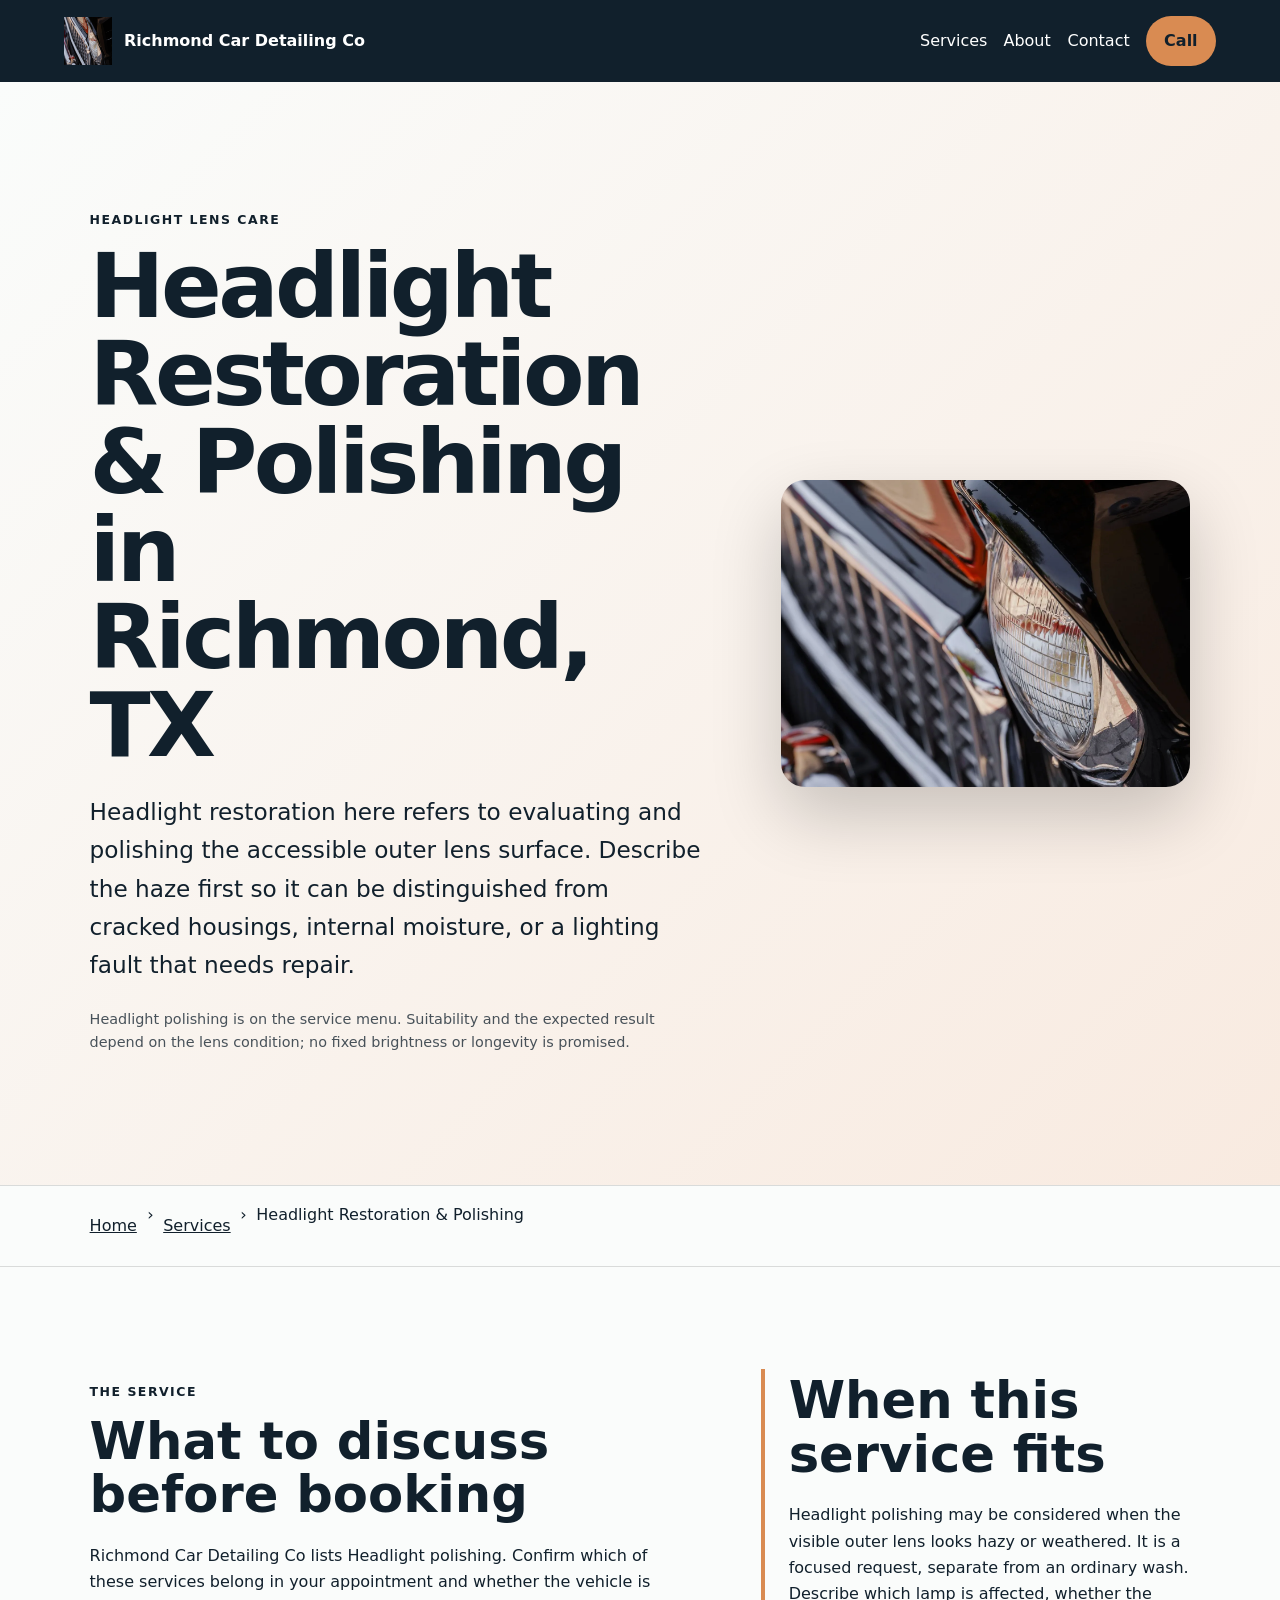
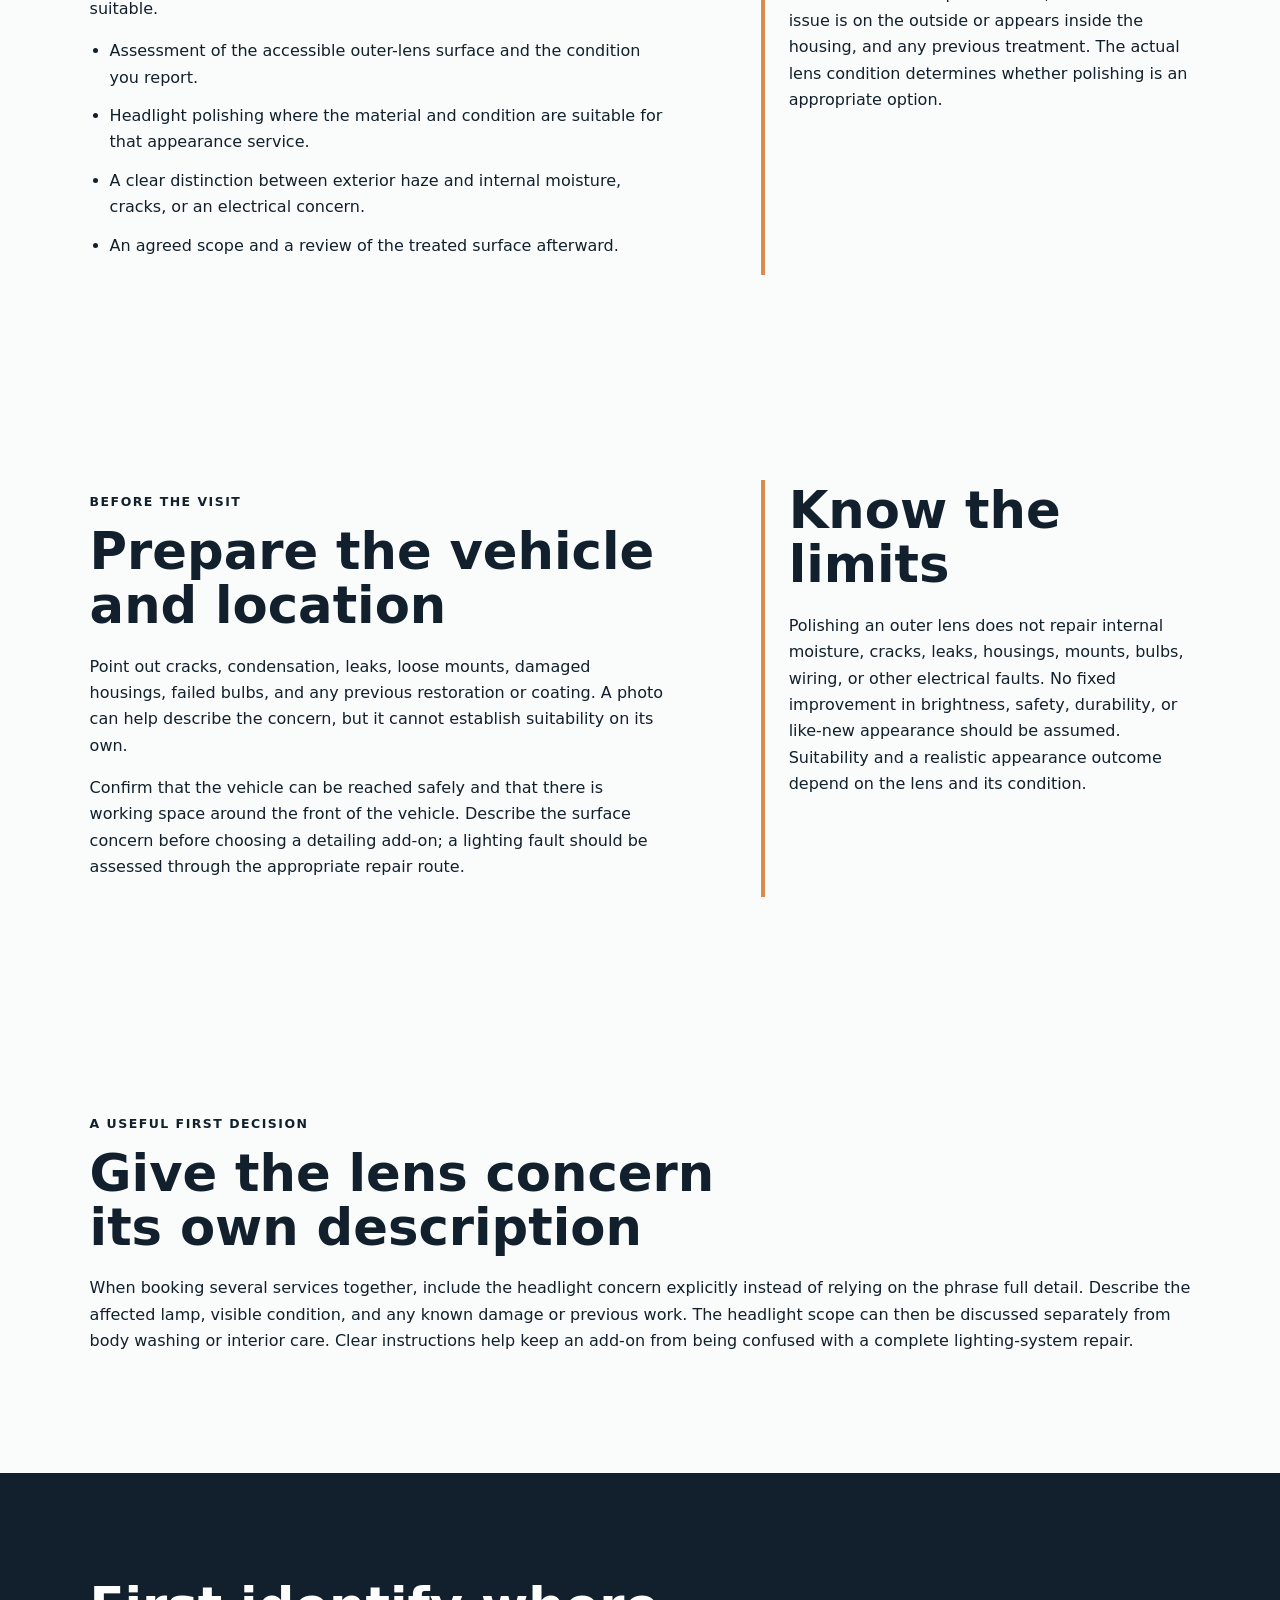
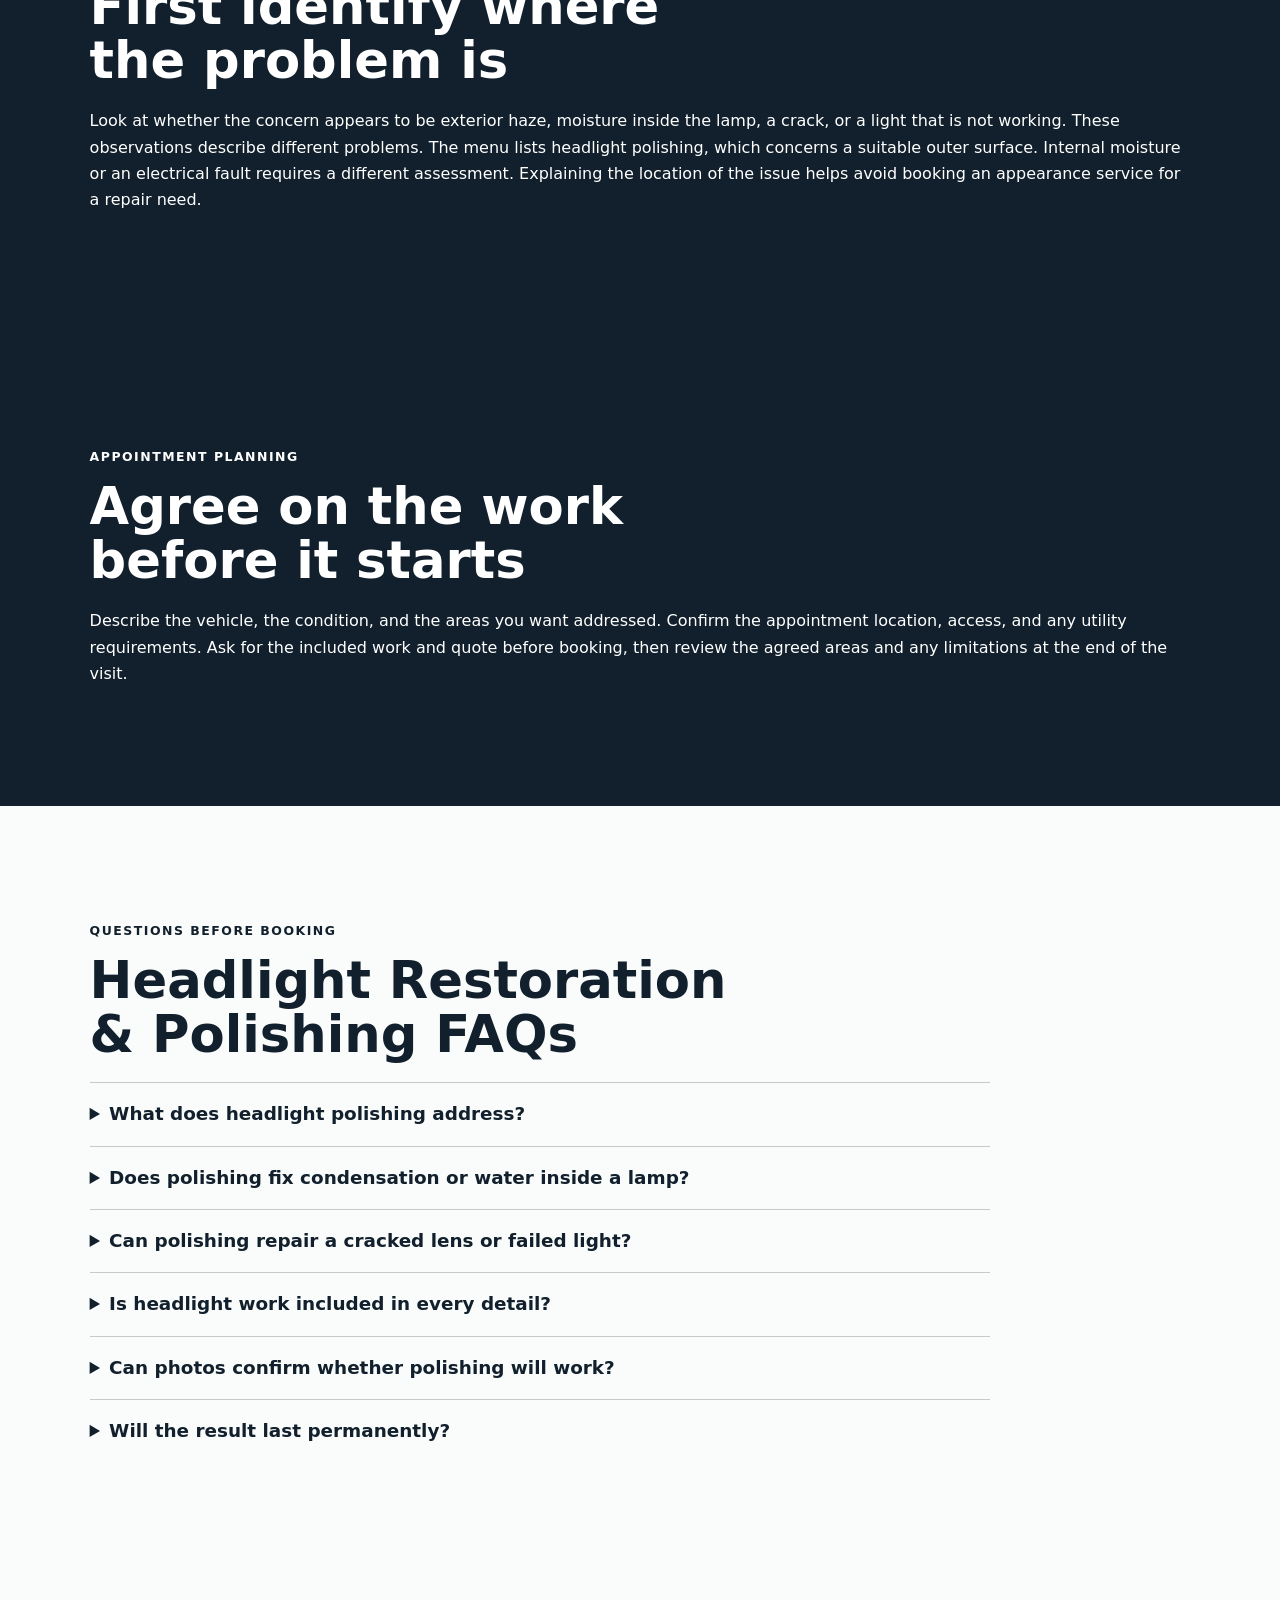
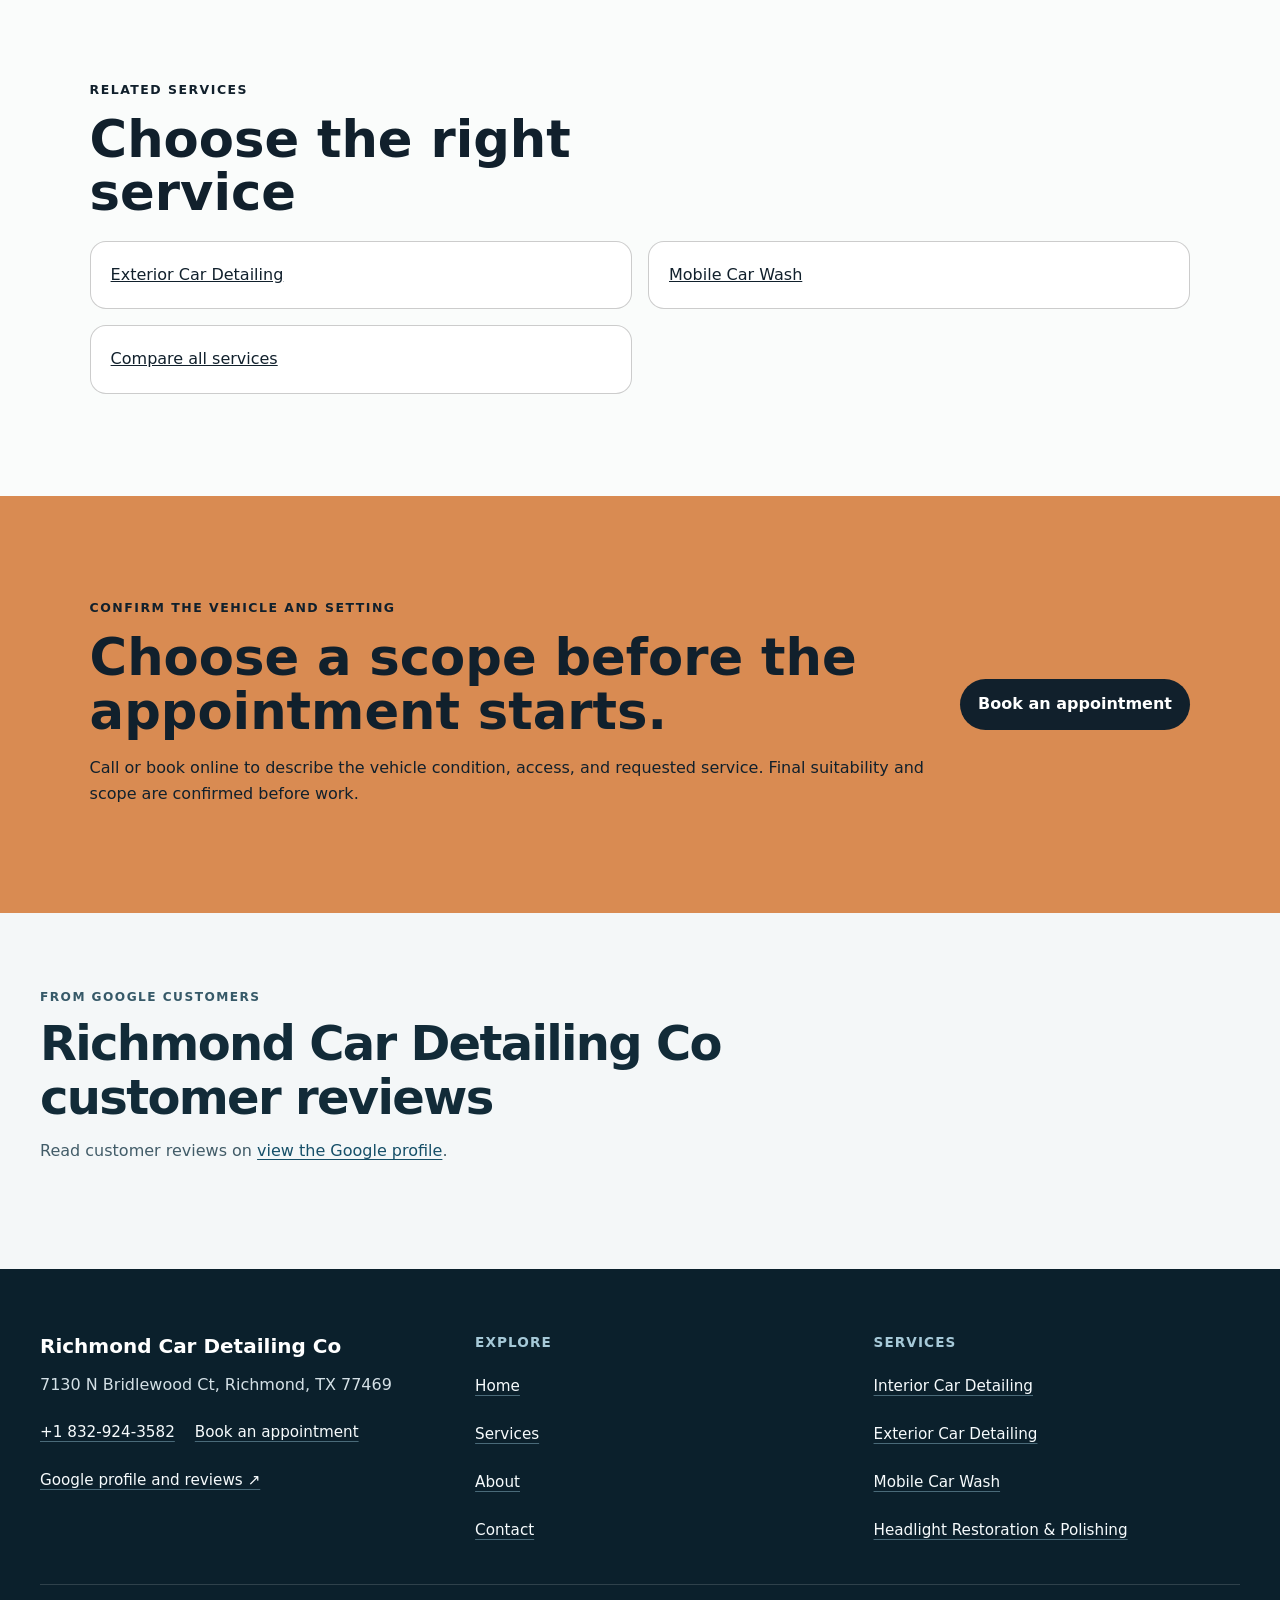
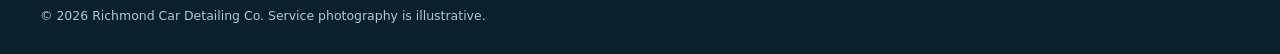
<file: services/headlight-restoration/index.html>
<!doctype html>
<html lang="en"><head>
  <meta charset="utf-8"><meta name="viewport" content="width=device-width,initial-scale=1">
  <title>Headlight Restoration &amp; Polishing in Richmond, TX | Richmond Car Detailing Co</title>
  <meta name="description" content="Plan headlight restoration and polishing with Richmond Car Detailing Co in Richmond: documented scope, vehicle preparation, access checks, and limitations.">
  <meta name="robots" content="index, follow, max-image-preview:large, max-snippet:-1">
  <link rel="canonical" href="https://richmondcardetailingco.shop/services/headlight-restoration/">
  <meta property="og:type" content="website"><meta property="og:title" content="Headlight Restoration &amp; Polishing in Richmond, TX | Richmond Car Detailing Co">
  <meta property="og:description" content="Plan headlight restoration and polishing with Richmond Car Detailing Co in Richmond: documented scope, vehicle preparation, access checks, and limitations."><meta property="og:url" content="https://richmondcardetailingco.shop/services/headlight-restoration/">
  <meta property="og:image" content="https://richmondcardetailingco.shop/assets/photos/hero-chrome-detail.webp"><meta name="twitter:card" content="summary_large_image">
  <link rel="icon" href="/favicon.svg"><link rel="stylesheet" href="/seo-pages.css"><script type="application/ld+json">{
  "@context": "https://schema.org",
  "@graph": [
    {
      "@type": "BreadcrumbList",
      "@id": "https://richmondcardetailingco.shop/services/headlight-restoration/#breadcrumb",
      "itemListElement": [
        {
          "@type": "ListItem",
          "position": 1,
          "name": "Home",
          "item": "https://richmondcardetailingco.shop/"
        },
        {
          "@type": "ListItem",
          "position": 2,
          "name": "Services",
          "item": "https://richmondcardetailingco.shop/services/"
        },
        {
          "@type": "ListItem",
          "position": 3,
          "name": "Headlight Restoration & Polishing",
          "item": "https://richmondcardetailingco.shop/services/headlight-restoration/"
        }
      ]
    },
    {
      "@type": "WebPage",
      "@id": "https://richmondcardetailingco.shop/services/headlight-restoration/#webpage",
      "url": "https://richmondcardetailingco.shop/services/headlight-restoration/",
      "name": "Headlight Restoration & Polishing in Richmond, TX | Richmond Car Detailing Co",
      "description": "Plan headlight restoration and polishing with Richmond Car Detailing Co in Richmond: documented scope, vehicle preparation, access checks, and limitations.",
      "breadcrumb": {
        "@id": "https://richmondcardetailingco.shop/services/headlight-restoration/#breadcrumb"
      },
      "isPartOf": {
        "@id": "https://richmondcardetailingco.shop/#website"
      },
      "about": {
        "@id": "https://richmondcardetailingco.shop/#business"
      }
    },
    {
      "@type": "Service",
      "@id": "https://richmondcardetailingco.shop/services/headlight-restoration/#service",
      "name": "Headlight Restoration & Polishing",
      "serviceType": "headlight restoration and polishing",
      "url": "https://richmondcardetailingco.shop/services/headlight-restoration/",
      "description": "Headlight polishing is a focused appearance service for suitable exterior lens surfaces; it is assessed separately from a full wash or complete detail.",
      "provider": {
        "@id": "https://richmondcardetailingco.shop/#business"
      },
      "areaServed": {
        "@type": "City",
        "name": "Richmond"
      }
    },
    {
      "@type": "ImageObject",
      "@id": "https://richmondcardetailingco.shop/services/headlight-restoration/#primaryimage",
      "contentUrl": "https://richmondcardetailingco.shop/assets/photos/hero-chrome-detail.webp",
      "caption": "Illustrative detailing artwork for Richmond Car Detailing Co",
      "representativeOfPage": true
    }
  ]
}</script>
<link rel="stylesheet" href="/portfolio-components.css">
</head><body style="--pilot-accent:#d98b52;--pilot-dark:#11202c;--pilot-paper:#fafcfb">
<a class="skip-link" href="#content">Skip to content</a>
<header class="pilot-header"><a class="pilot-brand" href="/"><img src="/assets/photos/hero-chrome-detail.webp" width="48" height="48" alt=""><span>Richmond Car Detailing Co</span></a>
<nav aria-label="Primary navigation"><a href="/services/">Services</a><a href="/about/">About</a><a href="/contact/">Contact</a><a class="pilot-call" href="tel:+18329243582">Call</a></nav></header>
<main id="content"><section class="pilot-hero"><div><p class="eyebrow">Headlight lens care</p><h1>Headlight Restoration &amp; Polishing in Richmond, TX</h1><p class="pilot-answer">Headlight restoration here refers to evaluating and polishing the accessible outer lens surface. Describe the haze first so it can be distinguished from cracked housings, internal moisture, or a lighting fault that needs repair.</p><p class="pilot-proof">Headlight polishing is on the service menu. Suitability and the expected result depend on the lens condition; no fixed brightness or longevity is promised.</p></div><img alt="Illustrative detailing artwork for Richmond Car Detailing Co" fetchpriority="high" height="720" src="/assets/photos/hero-chrome-detail.webp" width="960"/></section>
<nav aria-label="Breadcrumb" class="breadcrumbs"><a href="/">Home</a><span>›</span><a href="/services/">Services</a><span>›</span><span>Headlight Restoration &amp; Polishing</span></nav>
<section class="pilot-section pilot-grid"><div><p class="eyebrow">The service</p><h2>What to discuss before booking</h2><p>Richmond Car Detailing Co lists Headlight polishing. Confirm which of these services belong in your appointment and whether the vehicle is suitable.</p><ul class="checklist"><li>Assessment of the accessible outer-lens surface and the condition you report.</li><li>Headlight polishing where the material and condition are suitable for that appearance service.</li><li>A clear distinction between exterior haze and internal moisture, cracks, or an electrical concern.</li><li>An agreed scope and a review of the treated surface afterward.</li></ul></div><aside><h2>When this service fits</h2><p>Headlight polishing may be considered when the visible outer lens looks hazy or weathered. It is a focused request, separate from an ordinary wash. Describe which lamp is affected, whether the issue is on the outside or appears inside the housing, and any previous treatment. The actual lens condition determines whether polishing is an appropriate option.</p></aside></section>
<section class="pilot-section pilot-grid"><div><p class="eyebrow">Before the visit</p><h2>Prepare the vehicle and location</h2><p>Point out cracks, condensation, leaks, loose mounts, damaged housings, failed bulbs, and any previous restoration or coating. A photo can help describe the concern, but it cannot establish suitability on its own.</p><p>Confirm that the vehicle can be reached safely and that there is working space around the front of the vehicle. Describe the surface concern before choosing a detailing add-on; a lighting fault should be assessed through the appropriate repair route.</p></div><aside><h2>Know the limits</h2><p>Polishing an outer lens does not repair internal moisture, cracks, leaks, housings, mounts, bulbs, wiring, or other electrical faults. No fixed improvement in brightness, safety, durability, or like-new appearance should be assumed. Suitability and a realistic appearance outcome depend on the lens and its condition.</p></aside></section>
<section class="pilot-section"><p class="eyebrow">A useful first decision</p><h2>Give the lens concern its own description</h2><p>When booking several services together, include the headlight concern explicitly instead of relying on the phrase full detail. Describe the affected lamp, visible condition, and any known damage or previous work. The headlight scope can then be discussed separately from body washing or interior care. Clear instructions help keep an add-on from being confused with a complete lighting-system repair.</p></section><section class="pilot-section tone"><h2>First identify where the problem is</h2><p>Look at whether the concern appears to be exterior haze, moisture inside the lamp, a crack, or a light that is not working. These observations describe different problems. The menu lists headlight polishing, which concerns a suitable outer surface. Internal moisture or an electrical fault requires a different assessment. Explaining the location of the issue helps avoid booking an appearance service for a repair need.</p></section>
<section class="pilot-section tone"><p class="eyebrow">Appointment planning</p><h2>Agree on the work before it starts</h2><p>Describe the vehicle, the condition, and the areas you want addressed. Confirm the appointment location, access, and any utility requirements. Ask for the included work and quote before booking, then review the agreed areas and any limitations at the end of the visit.</p></section>
<section class="pilot-section"><p class="eyebrow">Questions before booking</p><h2>Headlight Restoration &amp; Polishing FAQs</h2><div class="faq-list"><details><summary>What does headlight polishing address?</summary><p>It is an appearance service for suitable outer-lens surfaces. Exterior haze can be assessed for polishing, but the actual material and condition must be reviewed before work is agreed.</p></details><details><summary>Does polishing fix condensation or water inside a lamp?</summary><p>No. An exterior polish does not fix internal moisture, a leak, or a damaged housing. Describe those signs before booking so a different repair need is not mistaken for surface haze.</p></details><details><summary>Can polishing repair a cracked lens or failed light?</summary><p>No. Cracks, loose mounts, failed bulbs, wiring faults, and similar damage are different repair paths. Headlight polishing should not be represented as a substitute.</p></details><details><summary>Is headlight work included in every detail?</summary><p>No. It is separately listed on the menu. Confirm whether it is part of your quote and whether one or both lenses are being considered.</p></details><details><summary>Can photos confirm whether polishing will work?</summary><p>Photos can help describe visible haze or damage, but lighting and viewing angle can hide details. The actual condition still needs to be assessed before suitability or a result is represented.</p></details><details><summary>Will the result last permanently?</summary><p>No fixed lifetime should be assumed. Lens condition, prior treatment, and the agreed work affect expectations. Ask about the intended result and any aftercare without relying on a permanence guarantee.</p></details></div></section>
<section class="pilot-section related"><p class="eyebrow">Related services</p><h2>Choose the right service</h2><div class="related-links"><a href="/services/exterior-car-detailing/">Exterior Car Detailing</a><a href="/services/mobile-car-wash/">Mobile Car Wash</a><a href="/services/">Compare all services</a></div></section>
<section class="pilot-cta"><div><p class="eyebrow">Confirm the vehicle and setting</p><h2>Choose a scope before the appointment starts.</h2><p>Call or book online to describe the vehicle condition, access, and requested service. Final suitability and scope are confirmed before work.</p></div><a class="pilot-button" href="/scheduling">Book an appointment</a></section>
<!-- PORTFOLIO-REVIEWS:START --><section class="portfolio-reviews" aria-labelledby="portfolio-reviews-title"><div class="portfolio-reviews__heading"><div><p class="portfolio-reviews__kicker">From Google customers</p><h2 id="portfolio-reviews-title">Richmond Car Detailing Co customer reviews</h2><p class="portfolio-reviews__intro">Read customer reviews on <a href="https://www.google.com/maps?cid=2133112035970579671" target="_blank" rel="noopener noreferrer">view the Google profile</a>.</p></div></div></section><!-- PORTFOLIO-REVIEWS:END -->
</main><footer class="portfolio-footer"><div class="portfolio-footer__grid"><div><strong class="portfolio-footer__name">Richmond Car Detailing Co</strong><address>7130 N Bridlewood Ct, Richmond, TX 77469</address><div class="portfolio-footer__contact"><a href="tel:+18329243582">+1 832-924-3582</a><a href="/scheduling">Book an appointment</a></div><a href="https://www.google.com/maps?cid=2133112035970579671" target="_blank" rel="noopener noreferrer">Google profile and reviews ↗</a></div><div><h2>Explore</h2><nav aria-label="Footer navigation"><a href="/">Home</a><a href="/services/">Services</a><a href="/about/">About</a><a href="/contact/">Contact</a></nav></div><div><h2>Services</h2><nav aria-label="Service pages"><a href="/services/interior-car-detailing/">Interior Car Detailing</a><a href="/services/exterior-car-detailing/">Exterior Car Detailing</a><a href="/services/mobile-car-wash/">Mobile Car Wash</a><a href="/services/headlight-restoration/">Headlight Restoration &amp; Polishing</a></nav></div></div><p class="portfolio-footer__bottom">© <span id="year">2026</span> Richmond Car Detailing Co. Service photography is illustrative.</p></footer>
<script src="/portfolio-components.js" defer></script>
</body></html>
</file>
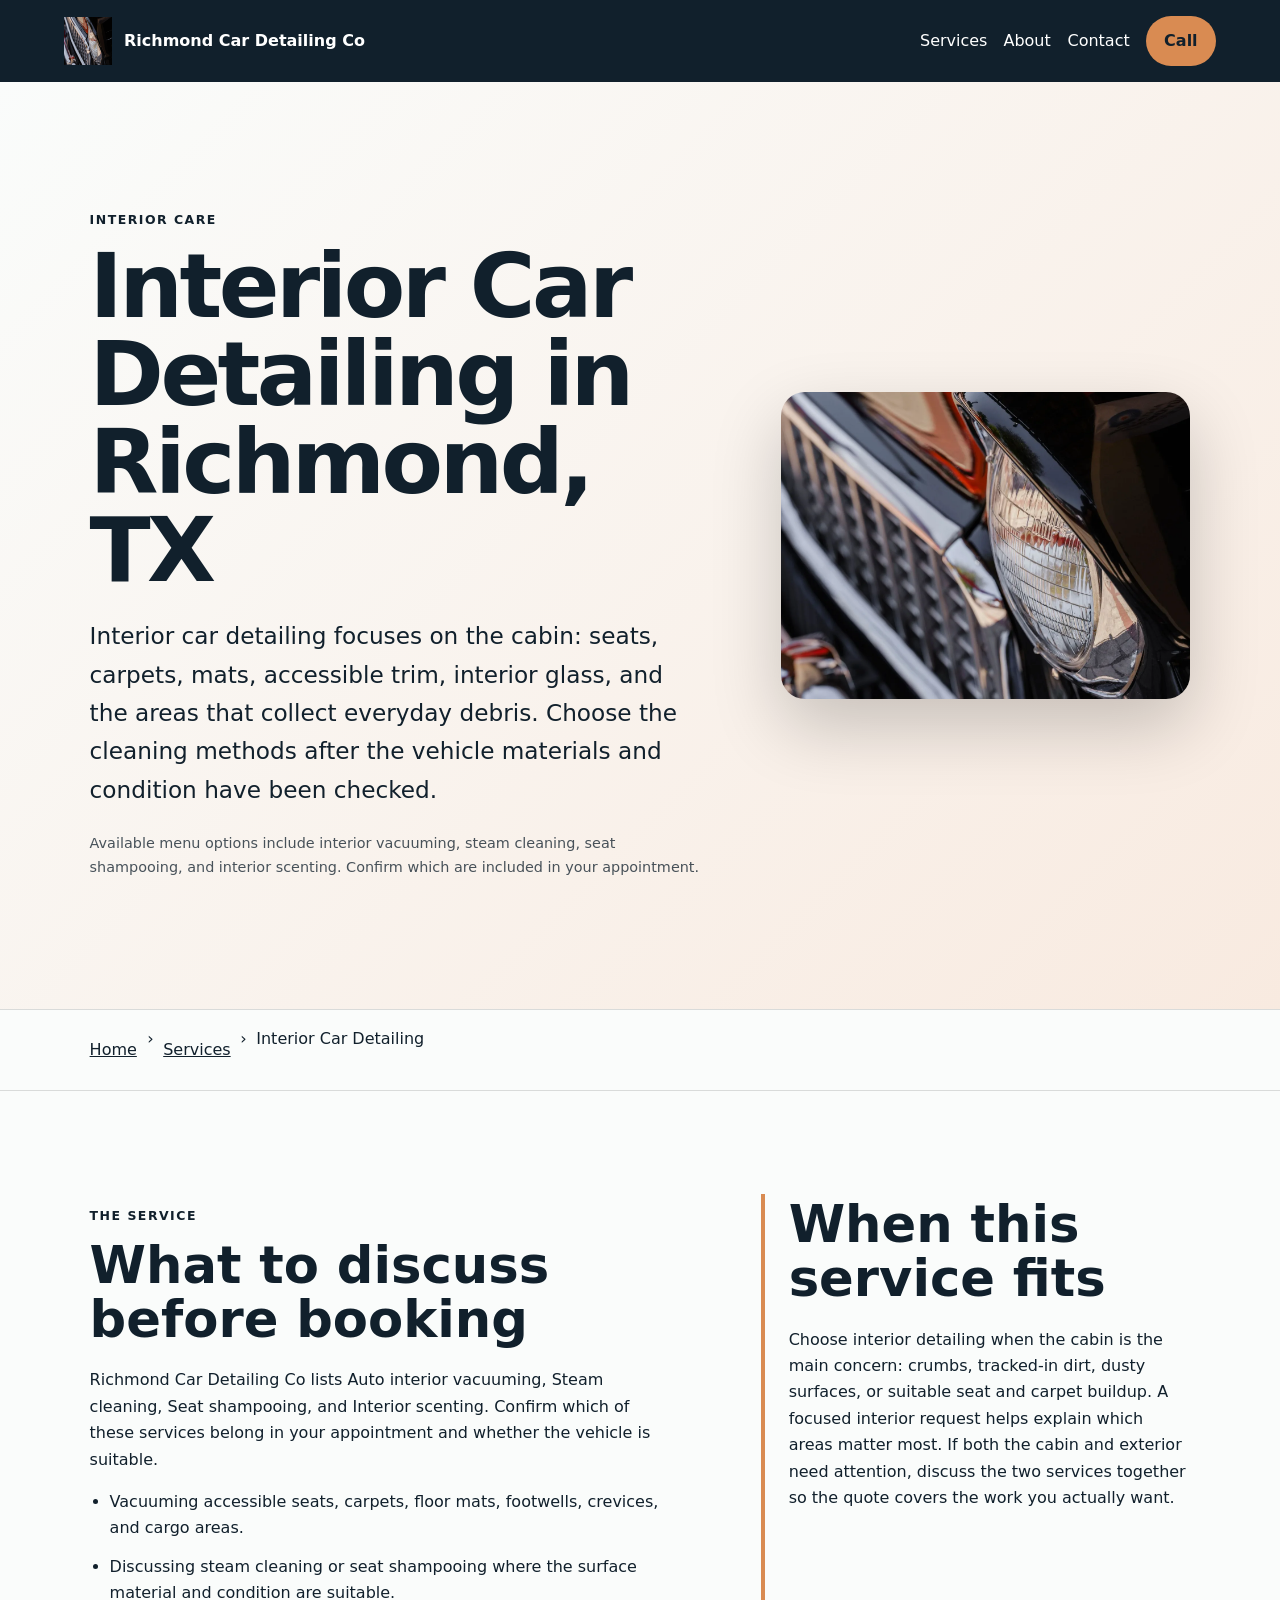
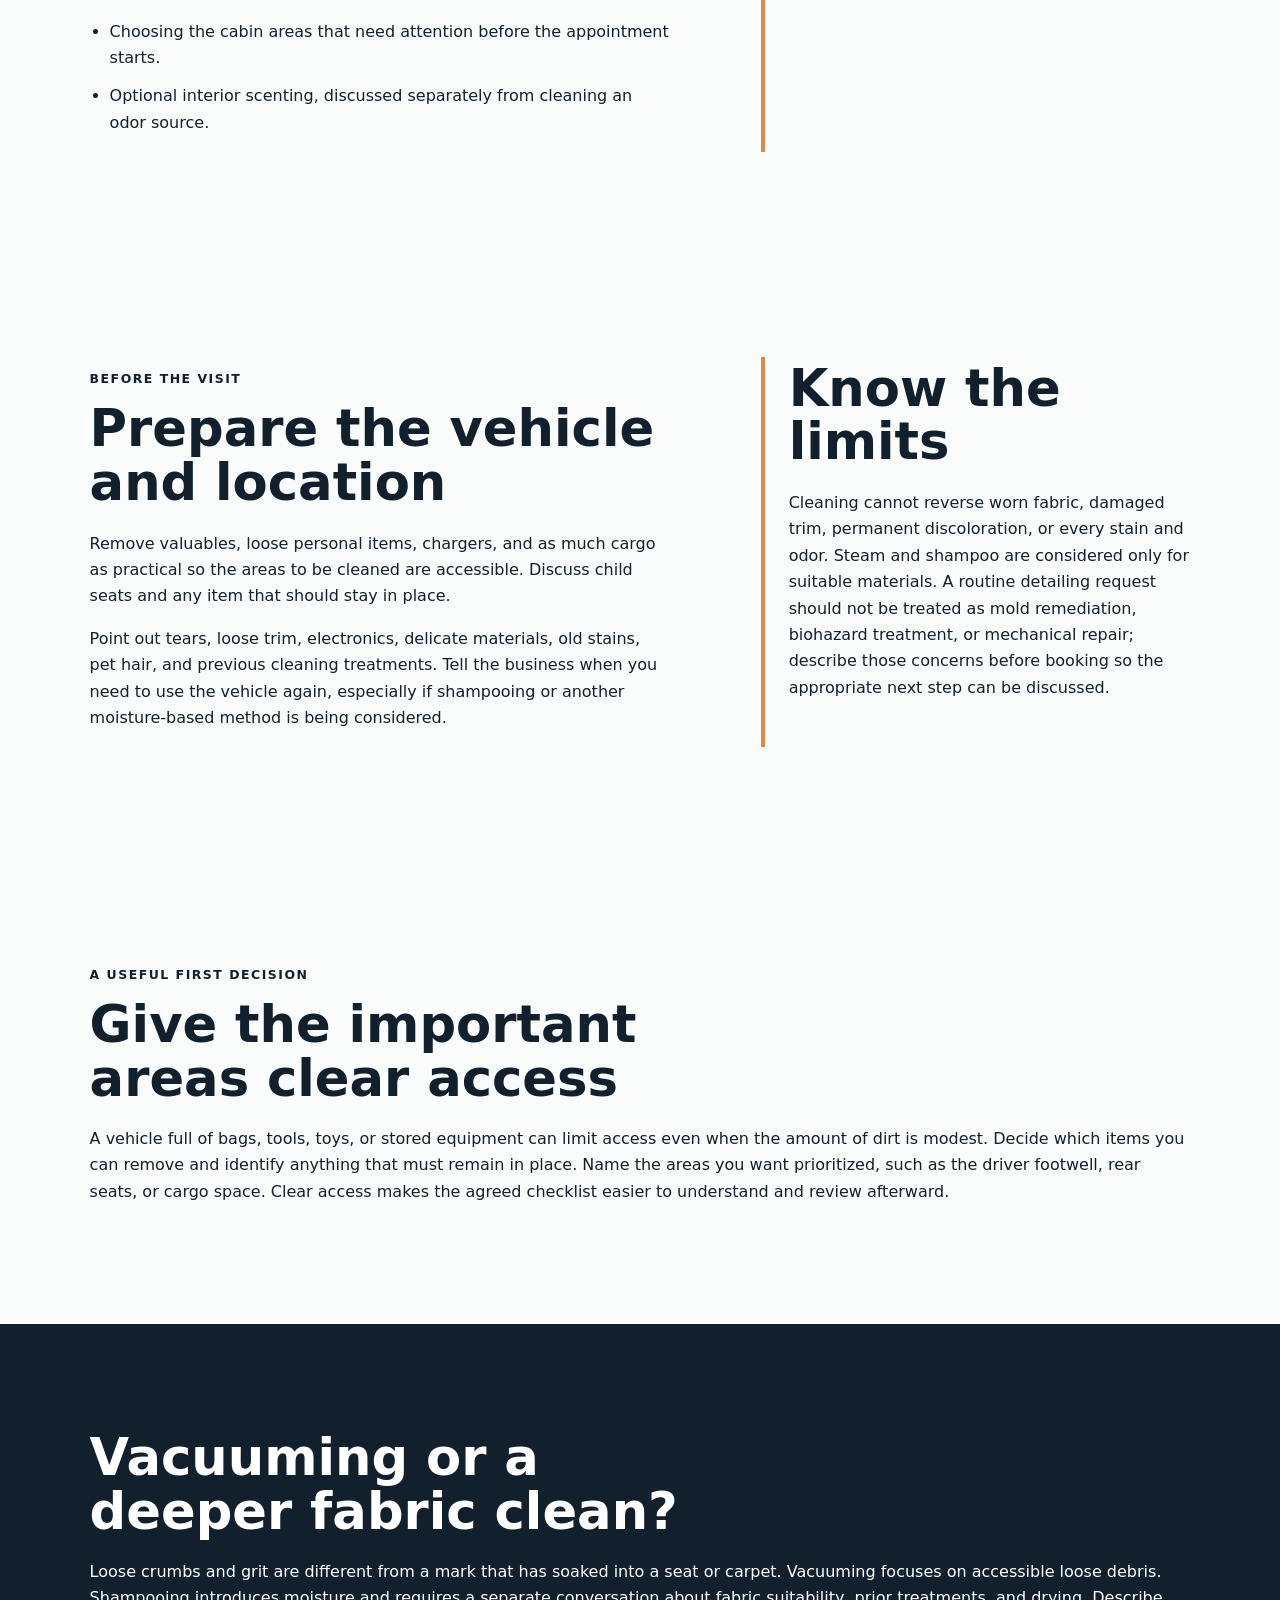
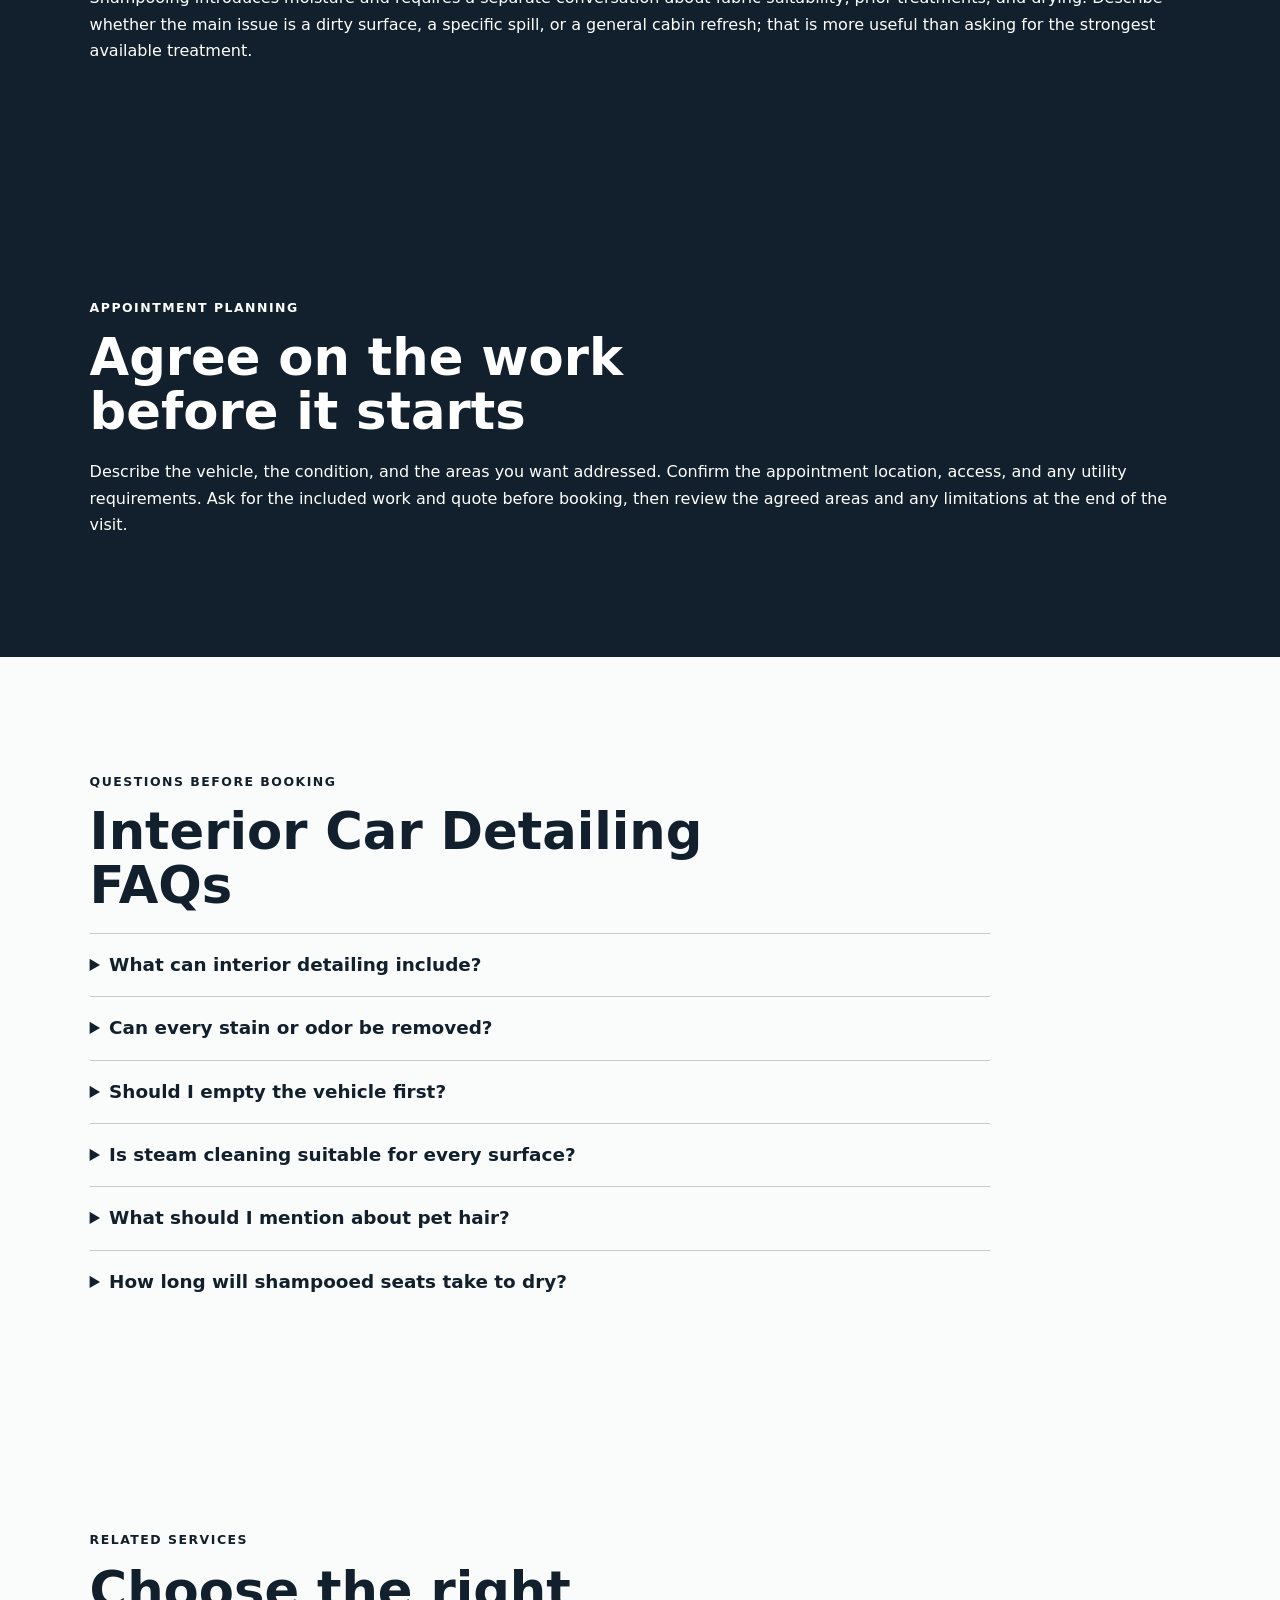
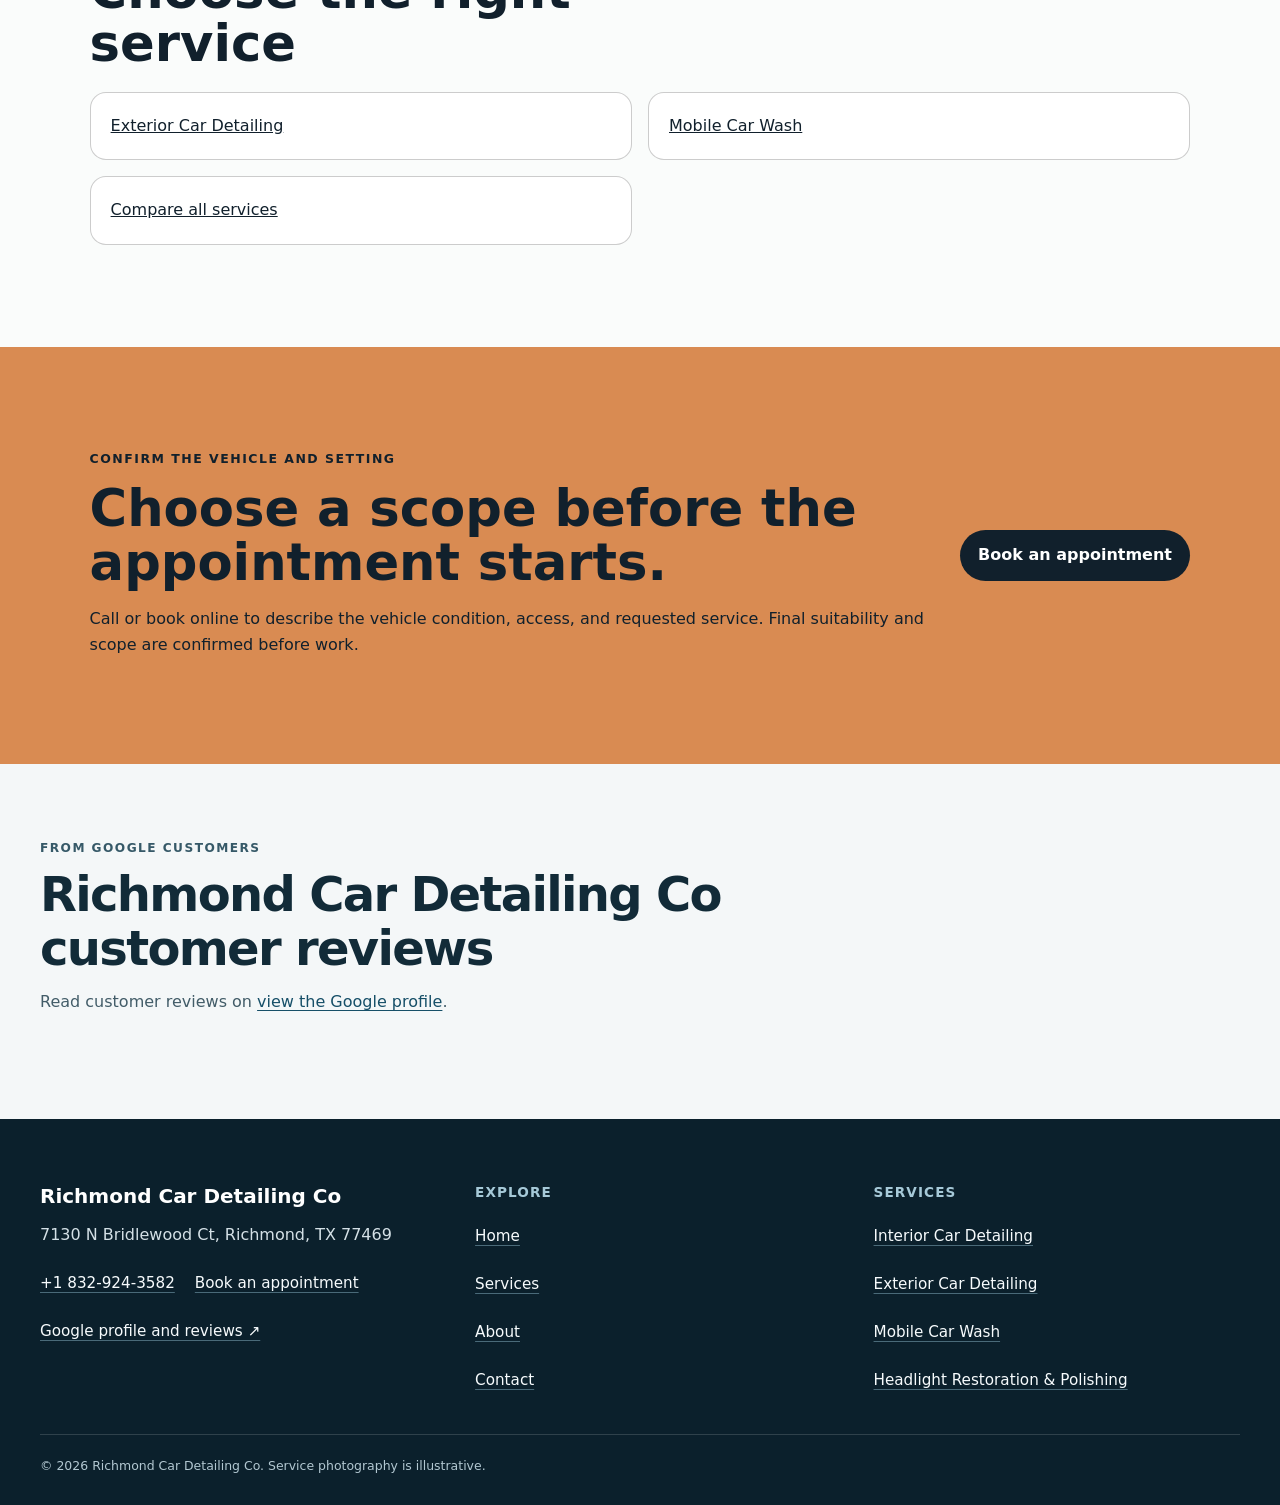
<file: services/interior-car-detailing/index.html>
<!doctype html>
<html lang="en"><head>
  <meta charset="utf-8"><meta name="viewport" content="width=device-width,initial-scale=1">
  <title>Interior Car Detailing in Richmond, TX | Richmond Car Detailing Co</title>
  <meta name="description" content="Plan interior car detailing with Richmond Car Detailing Co in Richmond: documented scope, vehicle preparation, access checks, and limitations.">
  <meta name="robots" content="index, follow, max-image-preview:large, max-snippet:-1">
  <link rel="canonical" href="https://richmondcardetailingco.shop/services/interior-car-detailing/">
  <meta property="og:type" content="website"><meta property="og:title" content="Interior Car Detailing in Richmond, TX | Richmond Car Detailing Co">
  <meta property="og:description" content="Plan interior car detailing with Richmond Car Detailing Co in Richmond: documented scope, vehicle preparation, access checks, and limitations."><meta property="og:url" content="https://richmondcardetailingco.shop/services/interior-car-detailing/">
  <meta property="og:image" content="https://richmondcardetailingco.shop/assets/photos/hero-chrome-detail.webp"><meta name="twitter:card" content="summary_large_image">
  <link rel="icon" href="/favicon.svg"><link rel="stylesheet" href="/seo-pages.css"><script type="application/ld+json">{
  "@context": "https://schema.org",
  "@graph": [
    {
      "@type": "BreadcrumbList",
      "@id": "https://richmondcardetailingco.shop/services/interior-car-detailing/#breadcrumb",
      "itemListElement": [
        {
          "@type": "ListItem",
          "position": 1,
          "name": "Home",
          "item": "https://richmondcardetailingco.shop/"
        },
        {
          "@type": "ListItem",
          "position": 2,
          "name": "Services",
          "item": "https://richmondcardetailingco.shop/services/"
        },
        {
          "@type": "ListItem",
          "position": 3,
          "name": "Interior Car Detailing",
          "item": "https://richmondcardetailingco.shop/services/interior-car-detailing/"
        }
      ]
    },
    {
      "@type": "WebPage",
      "@id": "https://richmondcardetailingco.shop/services/interior-car-detailing/#webpage",
      "url": "https://richmondcardetailingco.shop/services/interior-car-detailing/",
      "name": "Interior Car Detailing in Richmond, TX | Richmond Car Detailing Co",
      "description": "Plan interior car detailing with Richmond Car Detailing Co in Richmond: documented scope, vehicle preparation, access checks, and limitations.",
      "breadcrumb": {
        "@id": "https://richmondcardetailingco.shop/services/interior-car-detailing/#breadcrumb"
      },
      "isPartOf": {
        "@id": "https://richmondcardetailingco.shop/#website"
      },
      "about": {
        "@id": "https://richmondcardetailingco.shop/#business"
      }
    },
    {
      "@type": "Service",
      "@id": "https://richmondcardetailingco.shop/services/interior-car-detailing/#service",
      "name": "Interior Car Detailing",
      "serviceType": "interior car detailing",
      "url": "https://richmondcardetailingco.shop/services/interior-car-detailing/",
      "description": "Interior car detailing focuses on the cabin: visible debris, carpets, floor mats, seats, footwells, crevices, cargo areas, and suitable high-use surfaces.",
      "provider": {
        "@id": "https://richmondcardetailingco.shop/#business"
      },
      "areaServed": {
        "@type": "City",
        "name": "Richmond"
      }
    },
    {
      "@type": "ImageObject",
      "@id": "https://richmondcardetailingco.shop/services/interior-car-detailing/#primaryimage",
      "contentUrl": "https://richmondcardetailingco.shop/assets/photos/hero-chrome-detail.webp",
      "caption": "Illustrative detailing artwork for Richmond Car Detailing Co",
      "representativeOfPage": true
    }
  ]
}</script>
<link rel="stylesheet" href="/portfolio-components.css">
</head><body style="--pilot-accent:#d98b52;--pilot-dark:#11202c;--pilot-paper:#fafcfb">
<a class="skip-link" href="#content">Skip to content</a>
<header class="pilot-header"><a class="pilot-brand" href="/"><img src="/assets/photos/hero-chrome-detail.webp" width="48" height="48" alt=""><span>Richmond Car Detailing Co</span></a>
<nav aria-label="Primary navigation"><a href="/services/">Services</a><a href="/about/">About</a><a href="/contact/">Contact</a><a class="pilot-call" href="tel:+18329243582">Call</a></nav></header>
<main id="content"><section class="pilot-hero"><div><p class="eyebrow">Interior care</p><h1>Interior Car Detailing in Richmond, TX</h1><p class="pilot-answer">Interior car detailing focuses on the cabin: seats, carpets, mats, accessible trim, interior glass, and the areas that collect everyday debris. Choose the cleaning methods after the vehicle materials and condition have been checked.</p><p class="pilot-proof">Available menu options include interior vacuuming, steam cleaning, seat shampooing, and interior scenting. Confirm which are included in your appointment.</p></div><img alt="Illustrative detailing artwork for Richmond Car Detailing Co" fetchpriority="high" height="720" src="/assets/photos/hero-chrome-detail.webp" width="960"/></section>
<nav aria-label="Breadcrumb" class="breadcrumbs"><a href="/">Home</a><span>›</span><a href="/services/">Services</a><span>›</span><span>Interior Car Detailing</span></nav>
<section class="pilot-section pilot-grid"><div><p class="eyebrow">The service</p><h2>What to discuss before booking</h2><p>Richmond Car Detailing Co lists Auto interior vacuuming, Steam cleaning, Seat shampooing, and Interior scenting. Confirm which of these services belong in your appointment and whether the vehicle is suitable.</p><ul class="checklist"><li>Vacuuming accessible seats, carpets, floor mats, footwells, crevices, and cargo areas.</li><li>Discussing steam cleaning or seat shampooing where the surface material and condition are suitable.</li><li>Choosing the cabin areas that need attention before the appointment starts.</li><li>Optional interior scenting, discussed separately from cleaning an odor source.</li></ul></div><aside><h2>When this service fits</h2><p>Choose interior detailing when the cabin is the main concern: crumbs, tracked-in dirt, dusty surfaces, or suitable seat and carpet buildup. A focused interior request helps explain which areas matter most. If both the cabin and exterior need attention, discuss the two services together so the quote covers the work you actually want.</p></aside></section>
<section class="pilot-section pilot-grid"><div><p class="eyebrow">Before the visit</p><h2>Prepare the vehicle and location</h2><p>Remove valuables, loose personal items, chargers, and as much cargo as practical so the areas to be cleaned are accessible. Discuss child seats and any item that should stay in place.</p><p>Point out tears, loose trim, electronics, delicate materials, old stains, pet hair, and previous cleaning treatments. Tell the business when you need to use the vehicle again, especially if shampooing or another moisture-based method is being considered.</p></div><aside><h2>Know the limits</h2><p>Cleaning cannot reverse worn fabric, damaged trim, permanent discoloration, or every stain and odor. Steam and shampoo are considered only for suitable materials. A routine detailing request should not be treated as mold remediation, biohazard treatment, or mechanical repair; describe those concerns before booking so the appropriate next step can be discussed.</p></aside></section>
<section class="pilot-section"><p class="eyebrow">A useful first decision</p><h2>Give the important areas clear access</h2><p>A vehicle full of bags, tools, toys, or stored equipment can limit access even when the amount of dirt is modest. Decide which items you can remove and identify anything that must remain in place. Name the areas you want prioritized, such as the driver footwell, rear seats, or cargo space. Clear access makes the agreed checklist easier to understand and review afterward.</p></section><section class="pilot-section tone"><h2>Vacuuming or a deeper fabric clean?</h2><p>Loose crumbs and grit are different from a mark that has soaked into a seat or carpet. Vacuuming focuses on accessible loose debris. Shampooing introduces moisture and requires a separate conversation about fabric suitability, prior treatments, and drying. Describe whether the main issue is a dirty surface, a specific spill, or a general cabin refresh; that is more useful than asking for the strongest available treatment.</p></section>
<section class="pilot-section tone"><p class="eyebrow">Appointment planning</p><h2>Agree on the work before it starts</h2><p>Describe the vehicle, the condition, and the areas you want addressed. Confirm the appointment location, access, and any utility requirements. Ask for the included work and quote before booking, then review the agreed areas and any limitations at the end of the visit.</p></section>
<section class="pilot-section"><p class="eyebrow">Questions before booking</p><h2>Interior Car Detailing FAQs</h2><div class="faq-list"><details><summary>What can interior detailing include?</summary><p>The menu includes interior vacuuming, steam cleaning, seat shampooing, and interior scenting. The exact combination depends on the vehicle, the material, and the scope agreed before the visit; each method is not automatically included in every request.</p></details><details><summary>Can every stain or odor be removed?</summary><p>No result should be promised without assessing the material and cause. Old stains, prior treatments, permanent discoloration, and an inaccessible odor source can limit what cleaning achieves.</p></details><details><summary>Should I empty the vehicle first?</summary><p>Remove valuables and as many loose belongings as practical. Discuss child seats, cargo, and items that need to stay in place so access and priorities are clear.</p></details><details><summary>Is steam cleaning suitable for every surface?</summary><p>No. Steam is considered only for suitable materials and conditions. Tell the business about electronics, delicate trim, existing damage, and previous treatments before a method is agreed.</p></details><details><summary>What should I mention about pet hair?</summary><p>Describe how much hair is present, which areas are affected, and the seat or carpet material. Embedded hair can change the effort required, so discuss it before the scope and quote are confirmed.</p></details><details><summary>How long will shampooed seats take to dry?</summary><p>There is no single drying time for every vehicle. The treatment, material, airflow, and appointment conditions matter. Explain when the vehicle must return to use and confirm drying expectations before booking.</p></details></div></section>
<section class="pilot-section related"><p class="eyebrow">Related services</p><h2>Choose the right service</h2><div class="related-links"><a href="/services/exterior-car-detailing/">Exterior Car Detailing</a><a href="/services/mobile-car-wash/">Mobile Car Wash</a><a href="/services/">Compare all services</a></div></section>
<section class="pilot-cta"><div><p class="eyebrow">Confirm the vehicle and setting</p><h2>Choose a scope before the appointment starts.</h2><p>Call or book online to describe the vehicle condition, access, and requested service. Final suitability and scope are confirmed before work.</p></div><a class="pilot-button" href="/scheduling">Book an appointment</a></section>
<!-- PORTFOLIO-REVIEWS:START --><section class="portfolio-reviews" aria-labelledby="portfolio-reviews-title"><div class="portfolio-reviews__heading"><div><p class="portfolio-reviews__kicker">From Google customers</p><h2 id="portfolio-reviews-title">Richmond Car Detailing Co customer reviews</h2><p class="portfolio-reviews__intro">Read customer reviews on <a href="https://www.google.com/maps?cid=2133112035970579671" target="_blank" rel="noopener noreferrer">view the Google profile</a>.</p></div></div></section><!-- PORTFOLIO-REVIEWS:END -->
</main><footer class="portfolio-footer"><div class="portfolio-footer__grid"><div><strong class="portfolio-footer__name">Richmond Car Detailing Co</strong><address>7130 N Bridlewood Ct, Richmond, TX 77469</address><div class="portfolio-footer__contact"><a href="tel:+18329243582">+1 832-924-3582</a><a href="/scheduling">Book an appointment</a></div><a href="https://www.google.com/maps?cid=2133112035970579671" target="_blank" rel="noopener noreferrer">Google profile and reviews ↗</a></div><div><h2>Explore</h2><nav aria-label="Footer navigation"><a href="/">Home</a><a href="/services/">Services</a><a href="/about/">About</a><a href="/contact/">Contact</a></nav></div><div><h2>Services</h2><nav aria-label="Service pages"><a href="/services/interior-car-detailing/">Interior Car Detailing</a><a href="/services/exterior-car-detailing/">Exterior Car Detailing</a><a href="/services/mobile-car-wash/">Mobile Car Wash</a><a href="/services/headlight-restoration/">Headlight Restoration &amp; Polishing</a></nav></div></div><p class="portfolio-footer__bottom">© <span id="year">2026</span> Richmond Car Detailing Co. Service photography is illustrative.</p></footer>
<script src="/portfolio-components.js" defer></script>
</body></html>
</file>
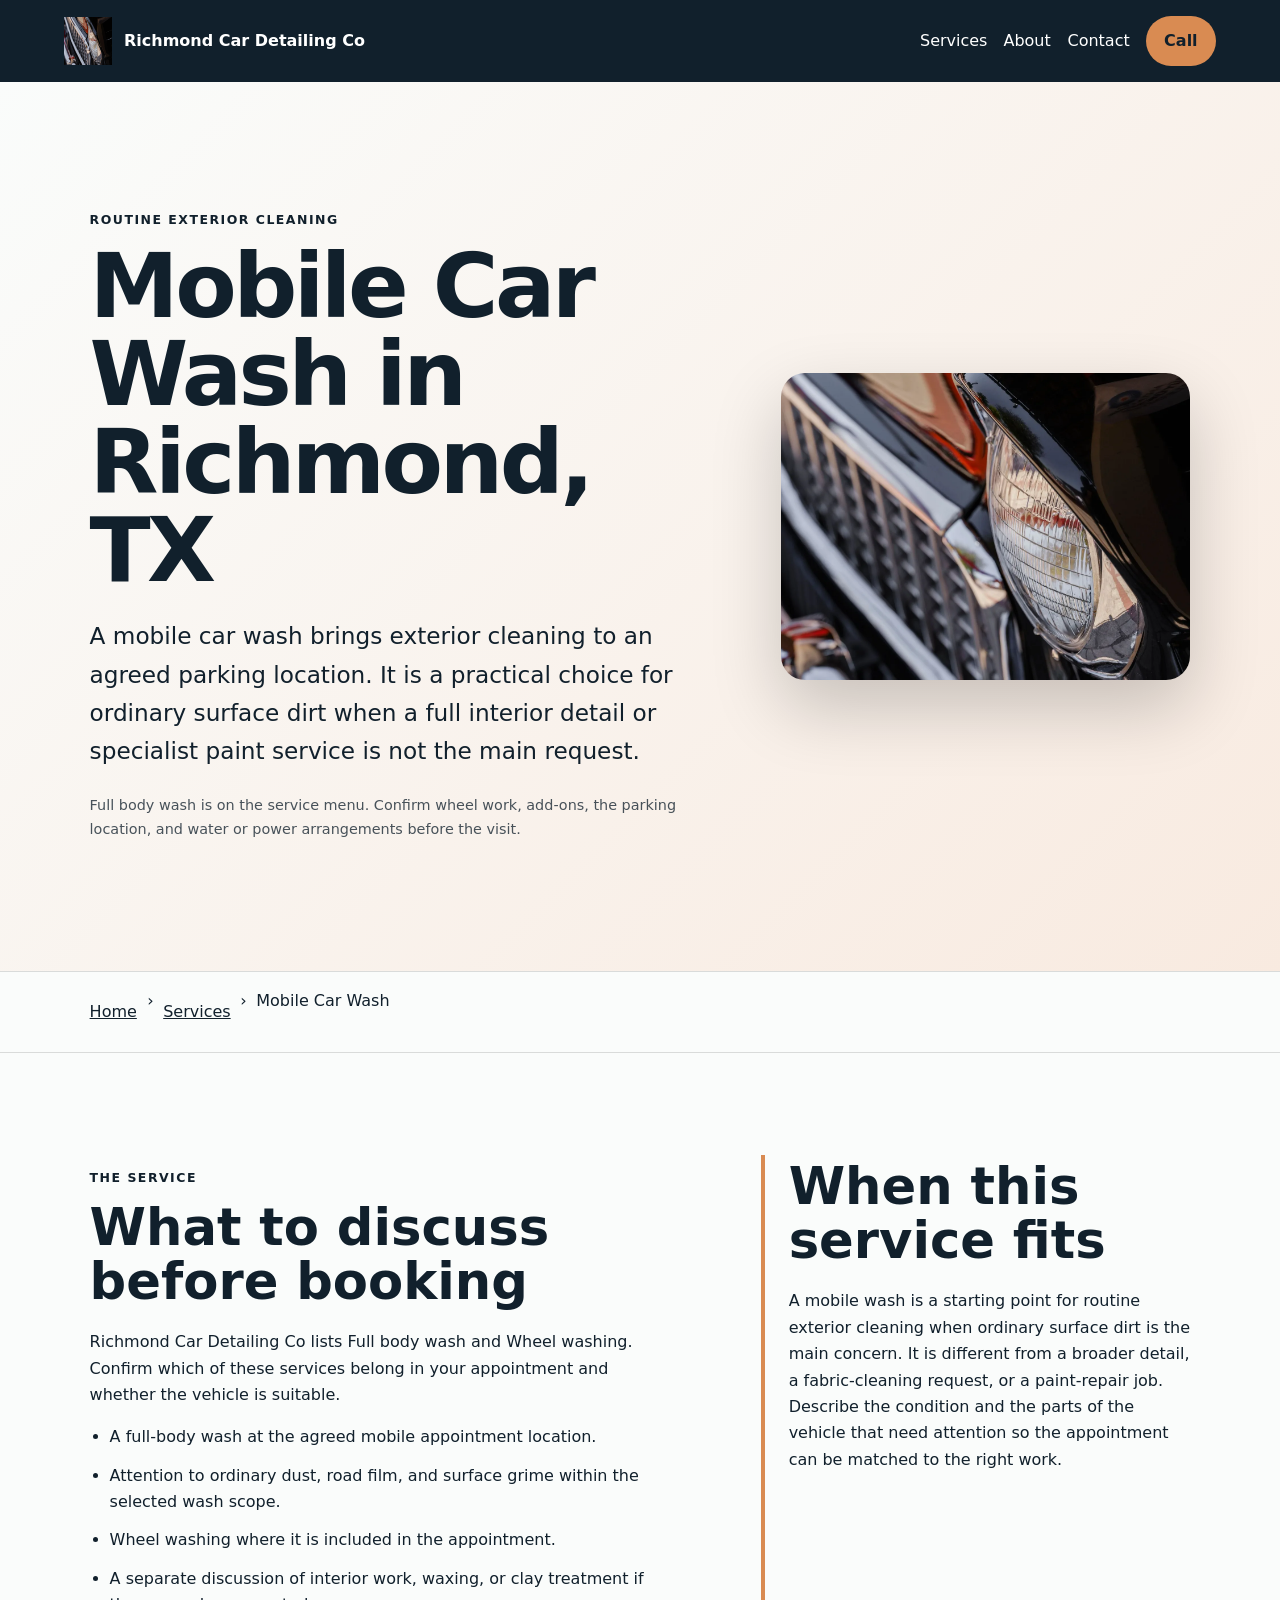
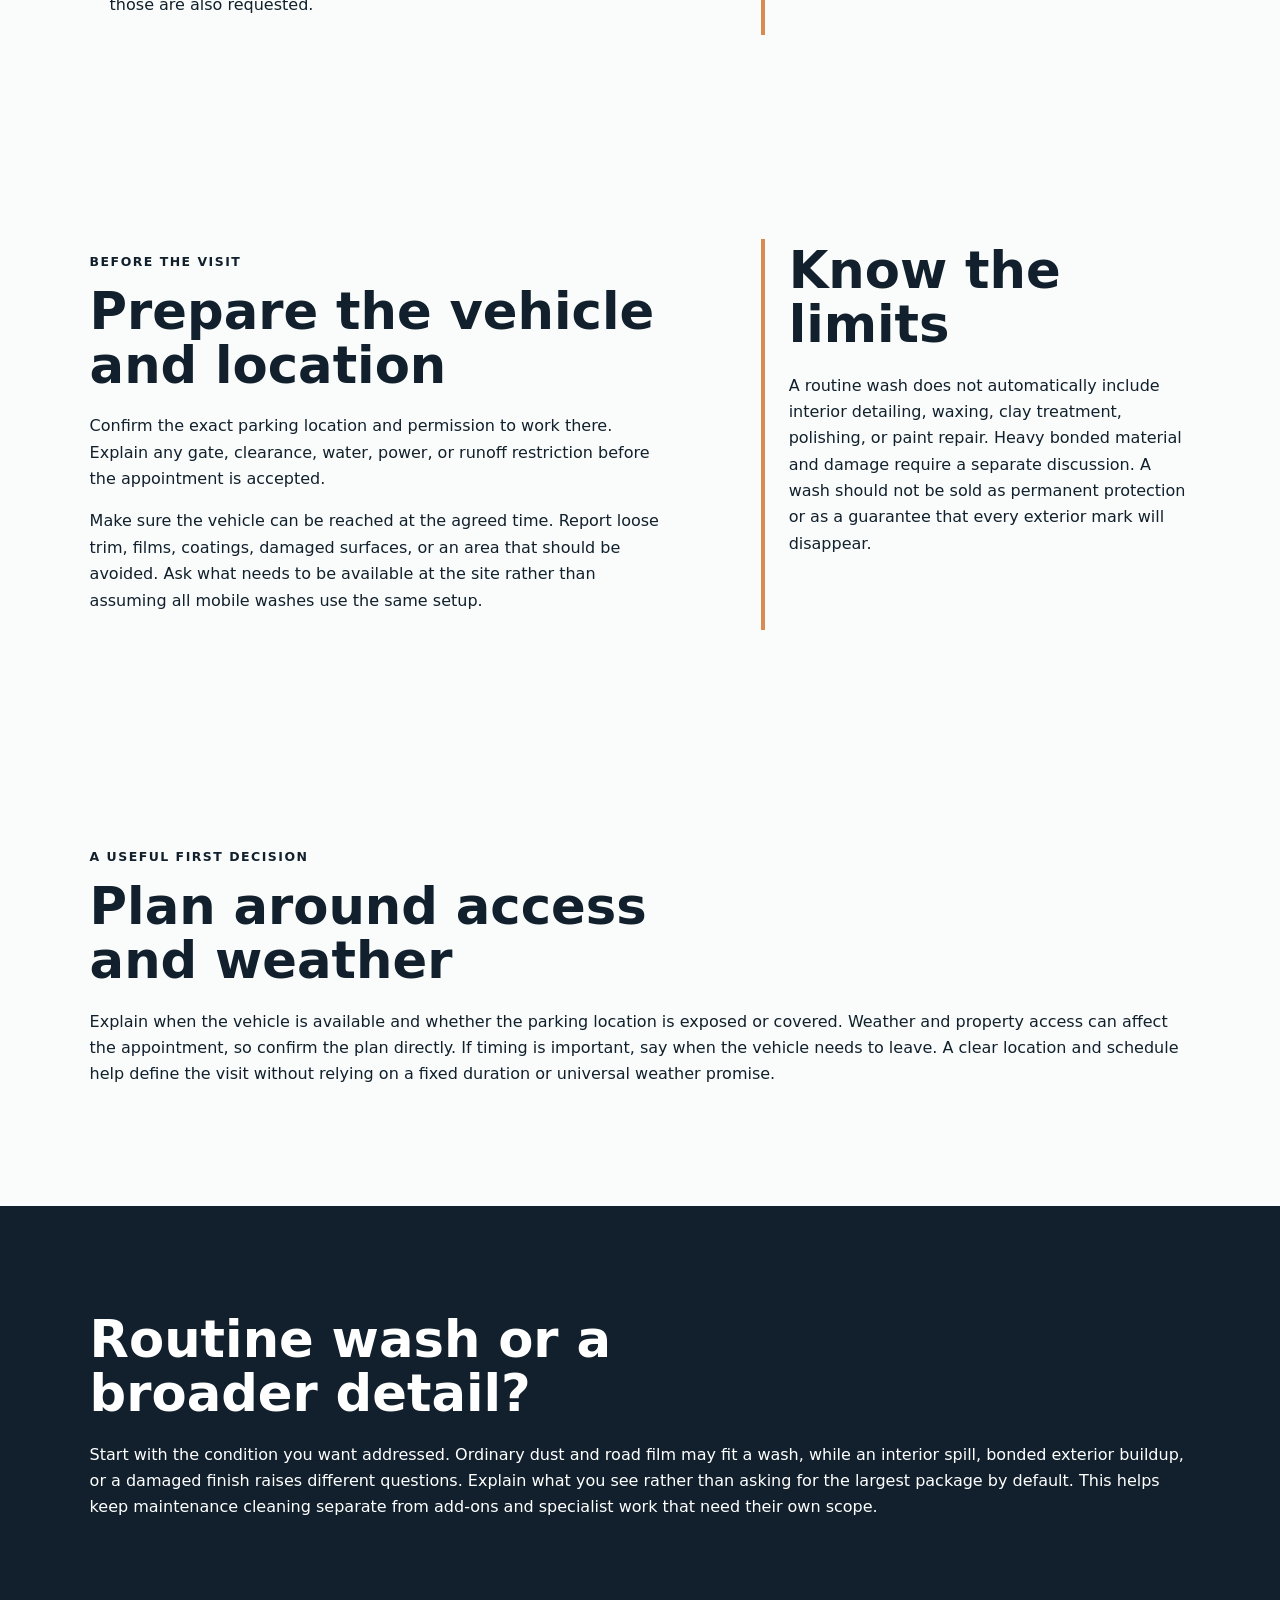
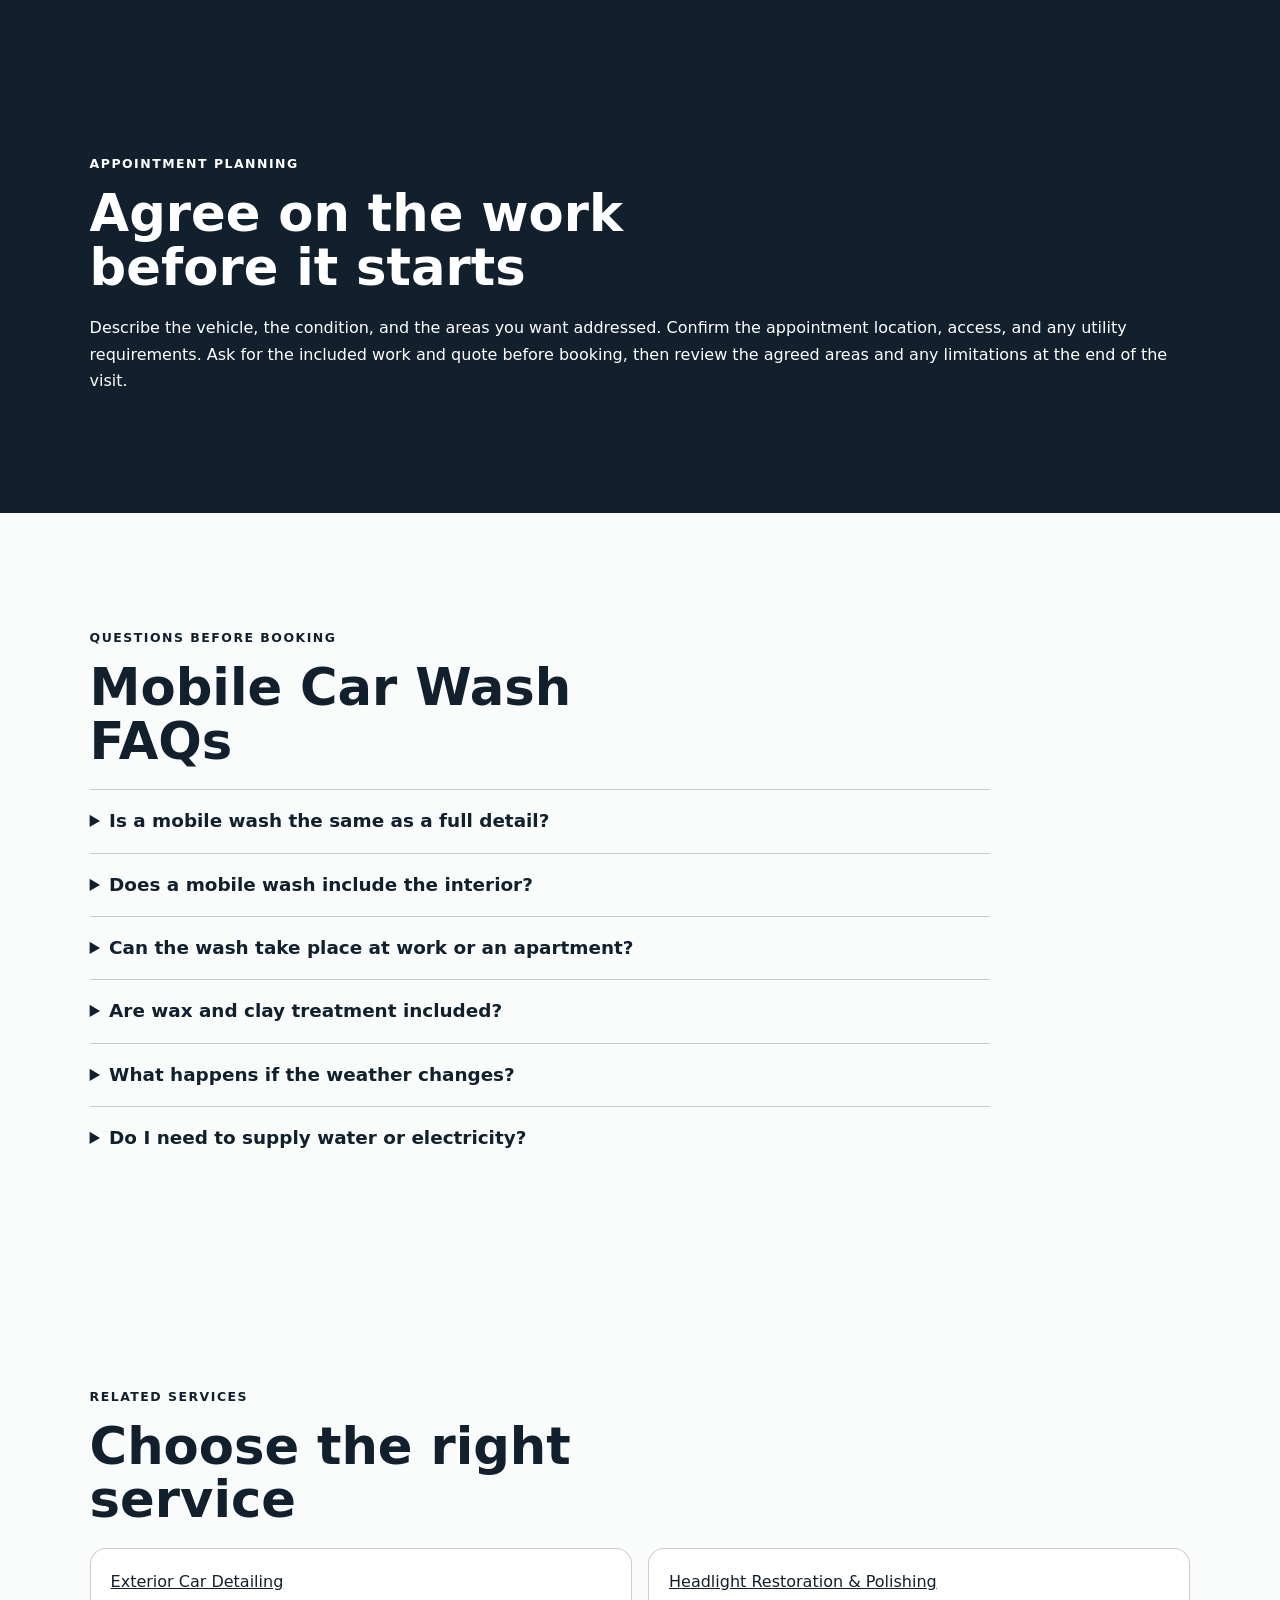
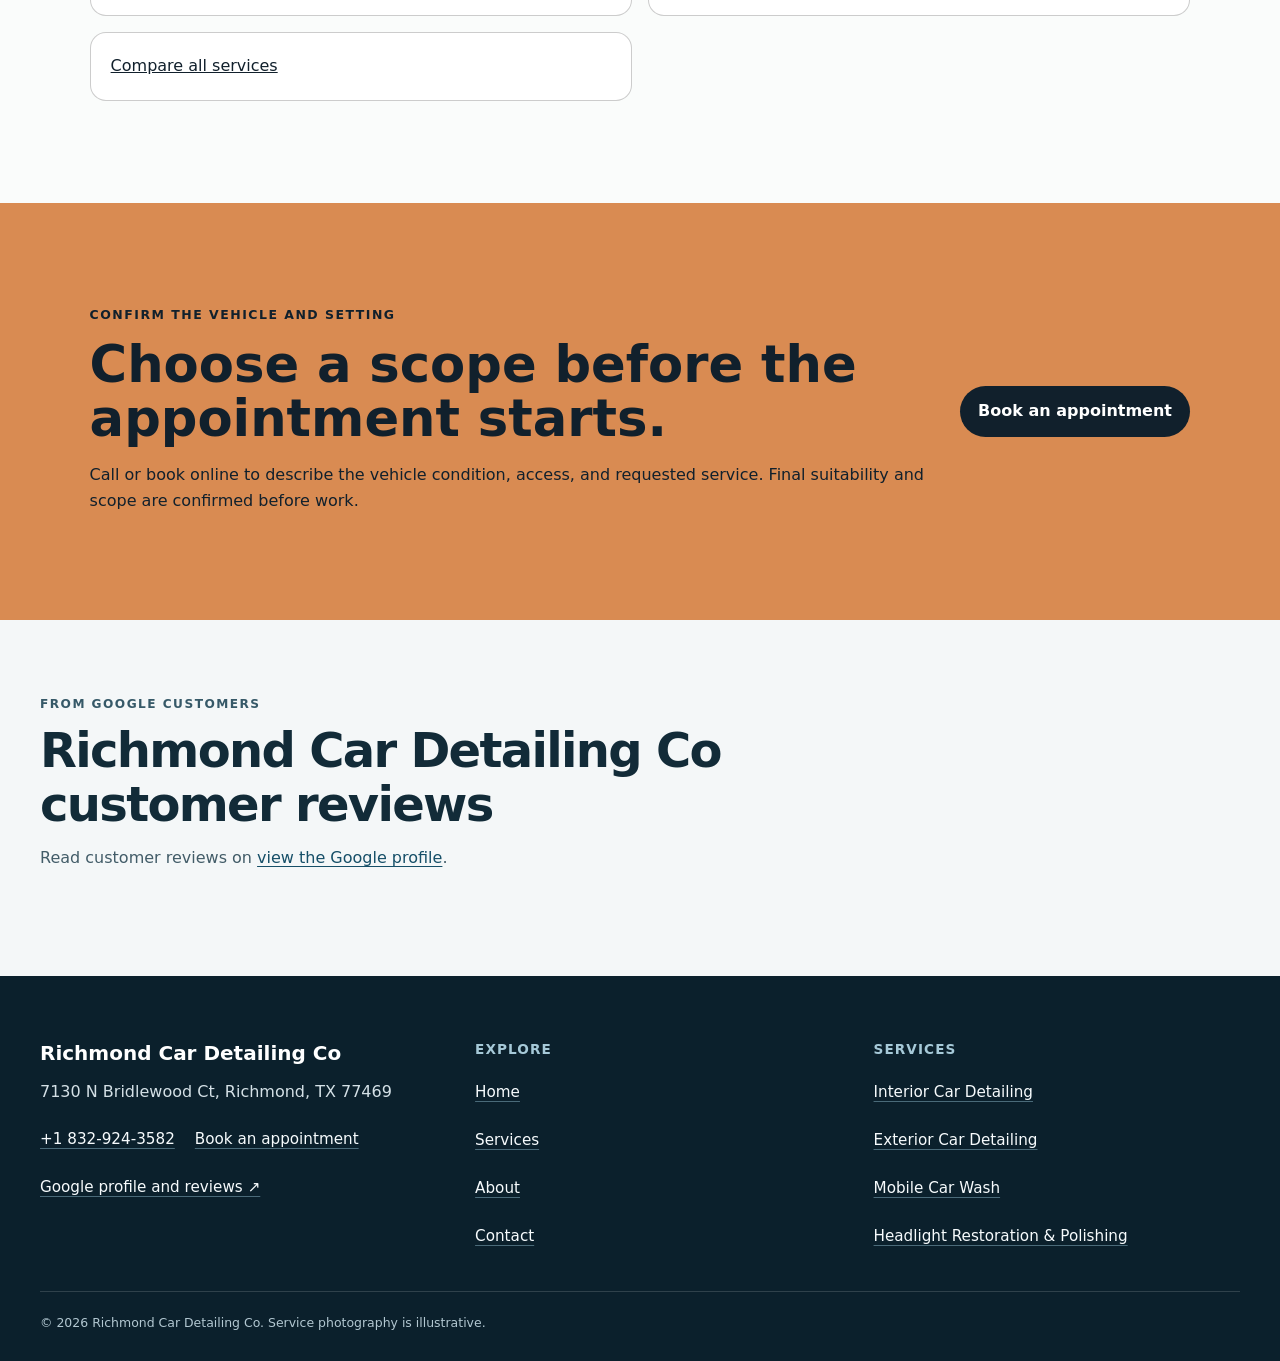
<file: services/mobile-car-wash/index.html>
<!doctype html>
<html lang="en"><head>
  <meta charset="utf-8"><meta name="viewport" content="width=device-width,initial-scale=1">
  <title>Mobile Car Wash in Richmond, TX | Richmond Car Detailing Co</title>
  <meta name="description" content="Plan mobile car wash with Richmond Car Detailing Co in Richmond: documented scope, vehicle preparation, access checks, and limitations.">
  <meta name="robots" content="index, follow, max-image-preview:large, max-snippet:-1">
  <link rel="canonical" href="https://richmondcardetailingco.shop/services/mobile-car-wash/">
  <meta property="og:type" content="website"><meta property="og:title" content="Mobile Car Wash in Richmond, TX | Richmond Car Detailing Co">
  <meta property="og:description" content="Plan mobile car wash with Richmond Car Detailing Co in Richmond: documented scope, vehicle preparation, access checks, and limitations."><meta property="og:url" content="https://richmondcardetailingco.shop/services/mobile-car-wash/">
  <meta property="og:image" content="https://richmondcardetailingco.shop/assets/photos/hero-chrome-detail.webp"><meta name="twitter:card" content="summary_large_image">
  <link rel="icon" href="/favicon.svg"><link rel="stylesheet" href="/seo-pages.css"><script type="application/ld+json">{
  "@context": "https://schema.org",
  "@graph": [
    {
      "@type": "BreadcrumbList",
      "@id": "https://richmondcardetailingco.shop/services/mobile-car-wash/#breadcrumb",
      "itemListElement": [
        {
          "@type": "ListItem",
          "position": 1,
          "name": "Home",
          "item": "https://richmondcardetailingco.shop/"
        },
        {
          "@type": "ListItem",
          "position": 2,
          "name": "Services",
          "item": "https://richmondcardetailingco.shop/services/"
        },
        {
          "@type": "ListItem",
          "position": 3,
          "name": "Mobile Car Wash",
          "item": "https://richmondcardetailingco.shop/services/mobile-car-wash/"
        }
      ]
    },
    {
      "@type": "WebPage",
      "@id": "https://richmondcardetailingco.shop/services/mobile-car-wash/#webpage",
      "url": "https://richmondcardetailingco.shop/services/mobile-car-wash/",
      "name": "Mobile Car Wash in Richmond, TX | Richmond Car Detailing Co",
      "description": "Plan mobile car wash with Richmond Car Detailing Co in Richmond: documented scope, vehicle preparation, access checks, and limitations.",
      "breadcrumb": {
        "@id": "https://richmondcardetailingco.shop/services/mobile-car-wash/#breadcrumb"
      },
      "isPartOf": {
        "@id": "https://richmondcardetailingco.shop/#website"
      },
      "about": {
        "@id": "https://richmondcardetailingco.shop/#business"
      }
    },
    {
      "@type": "Service",
      "@id": "https://richmondcardetailingco.shop/services/mobile-car-wash/#service",
      "name": "Mobile Car Wash",
      "serviceType": "mobile car wash",
      "url": "https://richmondcardetailingco.shop/services/mobile-car-wash/",
      "description": "A mobile car wash is the routine-cleaning option in the documented menu: a full-body wash brought to the agreed location, with wheel washing available when it is included in the appointment.",
      "provider": {
        "@id": "https://richmondcardetailingco.shop/#business"
      },
      "areaServed": {
        "@type": "City",
        "name": "Richmond"
      }
    },
    {
      "@type": "ImageObject",
      "@id": "https://richmondcardetailingco.shop/services/mobile-car-wash/#primaryimage",
      "contentUrl": "https://richmondcardetailingco.shop/assets/photos/hero-chrome-detail.webp",
      "caption": "Illustrative detailing artwork for Richmond Car Detailing Co",
      "representativeOfPage": true
    }
  ]
}</script>
<link rel="stylesheet" href="/portfolio-components.css">
</head><body style="--pilot-accent:#d98b52;--pilot-dark:#11202c;--pilot-paper:#fafcfb">
<a class="skip-link" href="#content">Skip to content</a>
<header class="pilot-header"><a class="pilot-brand" href="/"><img src="/assets/photos/hero-chrome-detail.webp" width="48" height="48" alt=""><span>Richmond Car Detailing Co</span></a>
<nav aria-label="Primary navigation"><a href="/services/">Services</a><a href="/about/">About</a><a href="/contact/">Contact</a><a class="pilot-call" href="tel:+18329243582">Call</a></nav></header>
<main id="content"><section class="pilot-hero"><div><p class="eyebrow">Routine exterior cleaning</p><h1>Mobile Car Wash in Richmond, TX</h1><p class="pilot-answer">A mobile car wash brings exterior cleaning to an agreed parking location. It is a practical choice for ordinary surface dirt when a full interior detail or specialist paint service is not the main request.</p><p class="pilot-proof">Full body wash is on the service menu. Confirm wheel work, add-ons, the parking location, and water or power arrangements before the visit.</p></div><img alt="Illustrative detailing artwork for Richmond Car Detailing Co" fetchpriority="high" height="720" src="/assets/photos/hero-chrome-detail.webp" width="960"/></section>
<nav aria-label="Breadcrumb" class="breadcrumbs"><a href="/">Home</a><span>›</span><a href="/services/">Services</a><span>›</span><span>Mobile Car Wash</span></nav>
<section class="pilot-section pilot-grid"><div><p class="eyebrow">The service</p><h2>What to discuss before booking</h2><p>Richmond Car Detailing Co lists Full body wash and Wheel washing. Confirm which of these services belong in your appointment and whether the vehicle is suitable.</p><ul class="checklist"><li>A full-body wash at the agreed mobile appointment location.</li><li>Attention to ordinary dust, road film, and surface grime within the selected wash scope.</li><li>Wheel washing where it is included in the appointment.</li><li>A separate discussion of interior work, waxing, or clay treatment if those are also requested.</li></ul></div><aside><h2>When this service fits</h2><p>A mobile wash is a starting point for routine exterior cleaning when ordinary surface dirt is the main concern. It is different from a broader detail, a fabric-cleaning request, or a paint-repair job. Describe the condition and the parts of the vehicle that need attention so the appointment can be matched to the right work.</p></aside></section>
<section class="pilot-section pilot-grid"><div><p class="eyebrow">Before the visit</p><h2>Prepare the vehicle and location</h2><p>Confirm the exact parking location and permission to work there. Explain any gate, clearance, water, power, or runoff restriction before the appointment is accepted.</p><p>Make sure the vehicle can be reached at the agreed time. Report loose trim, films, coatings, damaged surfaces, or an area that should be avoided. Ask what needs to be available at the site rather than assuming all mobile washes use the same setup.</p></div><aside><h2>Know the limits</h2><p>A routine wash does not automatically include interior detailing, waxing, clay treatment, polishing, or paint repair. Heavy bonded material and damage require a separate discussion. A wash should not be sold as permanent protection or as a guarantee that every exterior mark will disappear.</p></aside></section>
<section class="pilot-section"><p class="eyebrow">A useful first decision</p><h2>Plan around access and weather</h2><p>Explain when the vehicle is available and whether the parking location is exposed or covered. Weather and property access can affect the appointment, so confirm the plan directly. If timing is important, say when the vehicle needs to leave. A clear location and schedule help define the visit without relying on a fixed duration or universal weather promise.</p></section><section class="pilot-section tone"><h2>Routine wash or a broader detail?</h2><p>Start with the condition you want addressed. Ordinary dust and road film may fit a wash, while an interior spill, bonded exterior buildup, or a damaged finish raises different questions. Explain what you see rather than asking for the largest package by default. This helps keep maintenance cleaning separate from add-ons and specialist work that need their own scope.</p></section>
<section class="pilot-section tone"><p class="eyebrow">Appointment planning</p><h2>Agree on the work before it starts</h2><p>Describe the vehicle, the condition, and the areas you want addressed. Confirm the appointment location, access, and any utility requirements. Ask for the included work and quote before booking, then review the agreed areas and any limitations at the end of the visit.</p></section>
<section class="pilot-section"><p class="eyebrow">Questions before booking</p><h2>Mobile Car Wash FAQs</h2><div class="faq-list"><details><summary>Is a mobile wash the same as a full detail?</summary><p>No. A mobile wash focuses on routine exterior cleaning. Interior detailing and other appearance treatments have their own scope and should be requested separately.</p></details><details><summary>Does a mobile wash include the interior?</summary><p>Not automatically. Interior vacuuming, steam cleaning, and seat shampooing are separate menu choices. Explain both interior and exterior needs if you want a combined appointment.</p></details><details><summary>Can the wash take place at work or an apartment?</summary><p>The location must allow the work and provide suitable access. Confirm property permission and any site restrictions before booking; the address alone does not establish approval.</p></details><details><summary>Are wax and clay treatment included?</summary><p>They are separately listed services. Ask whether either is appropriate and included in the quote rather than assuming a routine wash includes them.</p></details><details><summary>What happens if the weather changes?</summary><p>Confirm the appointment plan directly. Weather and the location may affect whether the work is practical, so discuss timing or a suitable setting before the visit.</p></details><details><summary>Do I need to supply water or electricity?</summary><p>Ask before booking and describe what is available at the location. The required utility setup is confirmed for the appointment rather than inferred from the phrase mobile wash.</p></details></div></section>
<section class="pilot-section related"><p class="eyebrow">Related services</p><h2>Choose the right service</h2><div class="related-links"><a href="/services/exterior-car-detailing/">Exterior Car Detailing</a><a href="/services/headlight-restoration/">Headlight Restoration &amp; Polishing</a><a href="/services/">Compare all services</a></div></section>
<section class="pilot-cta"><div><p class="eyebrow">Confirm the vehicle and setting</p><h2>Choose a scope before the appointment starts.</h2><p>Call or book online to describe the vehicle condition, access, and requested service. Final suitability and scope are confirmed before work.</p></div><a class="pilot-button" href="/scheduling">Book an appointment</a></section>
<!-- PORTFOLIO-REVIEWS:START --><section class="portfolio-reviews" aria-labelledby="portfolio-reviews-title"><div class="portfolio-reviews__heading"><div><p class="portfolio-reviews__kicker">From Google customers</p><h2 id="portfolio-reviews-title">Richmond Car Detailing Co customer reviews</h2><p class="portfolio-reviews__intro">Read customer reviews on <a href="https://www.google.com/maps?cid=2133112035970579671" target="_blank" rel="noopener noreferrer">view the Google profile</a>.</p></div></div></section><!-- PORTFOLIO-REVIEWS:END -->
</main><footer class="portfolio-footer"><div class="portfolio-footer__grid"><div><strong class="portfolio-footer__name">Richmond Car Detailing Co</strong><address>7130 N Bridlewood Ct, Richmond, TX 77469</address><div class="portfolio-footer__contact"><a href="tel:+18329243582">+1 832-924-3582</a><a href="/scheduling">Book an appointment</a></div><a href="https://www.google.com/maps?cid=2133112035970579671" target="_blank" rel="noopener noreferrer">Google profile and reviews ↗</a></div><div><h2>Explore</h2><nav aria-label="Footer navigation"><a href="/">Home</a><a href="/services/">Services</a><a href="/about/">About</a><a href="/contact/">Contact</a></nav></div><div><h2>Services</h2><nav aria-label="Service pages"><a href="/services/interior-car-detailing/">Interior Car Detailing</a><a href="/services/exterior-car-detailing/">Exterior Car Detailing</a><a href="/services/mobile-car-wash/">Mobile Car Wash</a><a href="/services/headlight-restoration/">Headlight Restoration &amp; Polishing</a></nav></div></div><p class="portfolio-footer__bottom">© <span id="year">2026</span> Richmond Car Detailing Co. Service photography is illustrative.</p></footer>
<script src="/portfolio-components.js" defer></script>
</body></html>
</file>
<file: styles.css>
@font-face {
  font-family: "Archivo Black";
  src: url("/assets/fonts/archivo-black.ttf") format("truetype");
  font-style: normal;
  font-weight: 400;
  font-display: swap;
}

/* Richmond Car Detailing Co identity layer */
:root {
  --ink: #17242b;
  --deep: #17242b;
  --deep-soft: #203943;
  --steel: #e3e8e5;
  --aluminum: #fafbf8;
  --muted: #607078;
  --line: #bcc9c6;
  --signal: #f0b94c;
  --signal-deep: #b67e19;
  --aqua: #7bc7b7;
}

a[aria-disabled="true"] {
  pointer-events: none;
  cursor: not-allowed;
  opacity: 0.68;
}

@font-face {
  font-family: "Manrope";
  src: url("/assets/fonts/manrope-400.ttf") format("truetype");
  font-style: normal;
  font-weight: 400;
  font-display: swap;
}

@font-face {
  font-family: "Manrope";
  src: url("/assets/fonts/manrope-600.ttf") format("truetype");
  font-style: normal;
  font-weight: 600;
  font-display: swap;
}

@font-face {
  font-family: "Manrope";
  src: url("/assets/fonts/manrope-700.ttf") format("truetype");
  font-style: normal;
  font-weight: 700;
  font-display: swap;
}

@font-face {
  font-family: "IBM Plex Mono";
  src: url("/assets/fonts/ibm-plex-mono-500.ttf") format("truetype");
  font-style: normal;
  font-weight: 500;
  font-display: swap;
}

:root {
  --ink: #17242b;
  --deep: #17242b;
  --deep-soft: #203943;
  --steel: #e3e8e5;
  --aluminum: #fafbf8;
  --white: #ffffff;
  --muted: #607078;
  --line: #bcc9c6;
  --signal: #f0b94c;
  --signal-deep: #b67e19;
  --aqua: #7bc7b7;
  --display: "Archivo Black", "Arial Black", sans-serif;
  --body: "Manrope", Arial, sans-serif;
  --mono: "IBM Plex Mono", monospace;
  --container: min(1180px, calc(100% - 48px));
  --shadow: 0 18px 60px rgb(9 28 32 / 16%);
}

* {
  box-sizing: border-box;
}

html {
  scroll-behavior: smooth;
  scroll-padding-top: 92px;
}

body {
  margin: 0;
  color: var(--ink);
  background: var(--aluminum);
  font-family: var(--body);
  font-size: 16px;
  line-height: 1.65;
  -webkit-font-smoothing: antialiased;
}

body.menu-open {
  overflow: hidden;
}

img {
  display: block;
  max-width: 100%;
}

a {
  color: inherit;
}

button,
a {
  -webkit-tap-highlight-color: transparent;
}

:focus-visible {
  outline: 3px solid var(--aqua);
  outline-offset: 4px;
}

.skip-link {
  position: fixed;
  z-index: 1000;
  top: 10px;
  left: 10px;
  padding: 10px 14px;
  color: var(--deep);
  background: var(--white);
  transform: translateY(-150%);
  transition: transform 160ms ease;
}

.skip-link:focus {
  transform: translateY(0);
}

.container {
  width: var(--container);
  margin-inline: auto;
}

.site-header {
  position: fixed;
  z-index: 100;
  top: 0;
  right: 0;
  left: 0;
  color: var(--white);
  background: rgb(23 36 43 / 92%);
  border-bottom: 1px solid rgb(255 255 255 / 13%);
  backdrop-filter: blur(16px) saturate(130%);
}

.header-inner {
  display: flex;
  width: var(--container);
  min-height: 80px;
  margin-inline: auto;
  align-items: center;
  justify-content: space-between;
  gap: 24px;
}

.brand {
  display: grid;
  min-width: 245px;
  color: inherit;
  text-decoration: none;
  grid-template-columns: 44px 1fr;
  grid-template-rows: auto auto;
  column-gap: 11px;
  align-items: center;
}

.brand img {
  grid-row: 1 / 3;
}

.brand-name {
  font-family: var(--display);
  font-size: 18px;
  line-height: 1;
  letter-spacing: -0.04em;
  text-transform: uppercase;
}

.brand-place {
  font-family: var(--mono);
  font-size: 9px;
  line-height: 1.3;
  letter-spacing: 0.13em;
  opacity: 0.7;
  text-transform: uppercase;
}

.site-nav {
  display: flex;
  align-items: center;
  gap: 24px;
}

.site-nav > a {
  color: #e7eeee;
  font-size: 13px;
  font-weight: 600;
  text-decoration: none;
}

.site-nav > a:hover {
  color: var(--aqua);
}

.nav-actions,
.cta-row {
  display: flex;
  align-items: center;
  gap: 10px;
}

.button {
  display: inline-flex;
  min-height: 48px;
  padding: 0 20px;
  border: 1px solid transparent;
  align-items: center;
  justify-content: center;
  font-family: var(--body);
  font-size: 14px;
  font-weight: 700;
  line-height: 1.2;
  text-align: center;
  text-decoration: none;
  transition: transform 160ms ease, color 160ms ease, background-color 160ms ease,
    border-color 160ms ease;
}

.button:hover {
  transform: translateY(-2px);
}

.button-small {
  min-height: 42px;
  padding-inline: 16px;
  font-size: 12px;
}

.button-large {
  min-height: 56px;
  padding-inline: 26px;
}

.button-call {
  color: #17110d;
  background: var(--signal);
  border-color: var(--signal);
}

.button-call:hover {
  color: #100c09;
  background: #ff7a41;
  border-color: #ff7a41;
}

.button-secondary,
.button-ghost {
  color: var(--white);
  background: transparent;
  border-color: rgb(255 255 255 / 42%);
}

.button-secondary:hover,
.button-ghost:hover {
  color: var(--deep);
  background: var(--white);
  border-color: var(--white);
}

.button-outline {
  color: var(--deep);
  background: transparent;
  border-color: #738589;
}

.button-outline:hover {
  color: var(--white);
  background: var(--deep);
  border-color: var(--deep);
}

.menu-toggle {
  display: none;
}

.hero {
  position: relative;
  min-height: 810px;
  padding-top: 80px;
  overflow: hidden;
  color: var(--white);
  background: var(--deep);
}

.hero-image {
  position: absolute;
  inset: 0;
  background-image: linear-gradient(90deg, rgb(7 24 29 / 92%) 0%, rgb(7 24 29 / 71%) 48%, rgb(7 24 29 / 22%) 78%),
    linear-gradient(0deg, rgb(7 24 29 / 78%) 0%, transparent 36%),
    url("/assets/photos/hero-chrome-detail.webp");
  background-position: center;
  background-size: cover;
  transform: scale(1.015);
}

.hero-image::after {
  position: absolute;
  inset: 0;
  background-image: linear-gradient(rgb(255 255 255 / 3%) 1px, transparent 1px),
    linear-gradient(90deg, rgb(255 255 255 / 3%) 1px, transparent 1px);
  background-size: 80px 80px;
  content: "";
  mask-image: linear-gradient(to bottom, black, transparent 78%);
}

.hero-scan {
  position: absolute;
  inset: 80px 0 0;
  overflow: hidden;
  pointer-events: none;
}

.scan-line {
  position: absolute;
  top: 0;
  bottom: 0;
  left: 62%;
  width: 2px;
  background: linear-gradient(transparent 5%, var(--aqua) 22%, #fff 52%, var(--aqua) 78%, transparent 95%);
  box-shadow: 0 0 22px 5px rgb(124 200 198 / 35%);
  animation: scan 8s cubic-bezier(0.65, 0, 0.35, 1) infinite alternate;
}

.scan-line::before {
  position: absolute;
  top: 22%;
  left: -11px;
  width: 22px;
  height: 22px;
  border: 1px solid var(--aqua);
  border-radius: 50%;
  content: "";
}

@keyframes scan {
  0% {
    transform: translateX(-90px);
    opacity: 0.45;
  }
  100% {
    transform: translateX(110px);
    opacity: 1;
  }
}

.hero-grid {
  position: relative;
  z-index: 2;
  display: grid;
  min-height: 650px;
  padding-block: 112px 90px;
  grid-template-columns: minmax(0, 1fr) 380px;
  align-items: end;
  gap: 80px;
}

.eyebrow,
.mono-label {
  font-family: var(--mono);
  font-size: 11px;
  font-style: normal;
  font-weight: 500;
  letter-spacing: 0.12em;
  text-transform: uppercase;
}

.eyebrow {
  display: flex;
  margin: 0 0 24px;
  color: #c8d5d5;
  align-items: center;
  gap: 10px;
}

.eyebrow span {
  width: 34px;
  height: 2px;
  background: var(--signal);
}

.eyebrow-dark {
  color: #526569;
}

h1,
h2,
h3,
p {
  margin-top: 0;
}

h1,
h2 {
  margin-bottom: 22px;
  font-family: var(--display);
  font-weight: 400;
  line-height: 0.98;
  letter-spacing: -0.055em;
  text-transform: uppercase;
}

h1 {
  max-width: 760px;
  font-size: clamp(54px, 6.5vw, 92px);
}

h2 {
  font-size: clamp(42px, 4.8vw, 68px);
}

h3 {
  margin-bottom: 12px;
  font-size: 23px;
  line-height: 1.15;
  letter-spacing: -0.035em;
}

.hero-lede {
  max-width: 660px;
  margin-bottom: 30px;
  color: #d2dddd;
  font-size: 18px;
  line-height: 1.7;
}

.cta-note {
  margin: 14px 0 0;
  color: #a9baba;
  font-family: var(--mono);
  font-size: 10px;
  letter-spacing: 0.08em;
  text-transform: uppercase;
}

.finish-card {
  padding: 26px;
  background: rgb(10 31 36 / 88%);
  border: 1px solid rgb(255 255 255 / 18%);
  box-shadow: var(--shadow);
  backdrop-filter: blur(13px);
}

.finish-card .mono-label {
  margin-bottom: 20px;
  color: var(--aqua);
}

.finish-row {
  display: grid;
  padding: 18px 0;
  border-top: 1px solid rgb(255 255 255 / 13%);
  grid-template-columns: 32px 1fr;
  align-items: baseline;
}

.finish-row span {
  color: var(--signal);
  font-family: var(--mono);
  font-size: 10px;
}

.finish-row strong {
  font-size: 16px;
}

.finish-row em {
  grid-column: 2;
  color: #95a9aa;
  font-size: 12px;
  font-style: normal;
}

.finish-status {
  display: flex;
  padding-top: 18px;
  border-top: 1px solid rgb(255 255 255 / 13%);
  color: #cbd8d8;
  align-items: center;
  gap: 9px;
  font-family: var(--mono);
  font-size: 9px;
  letter-spacing: 0.08em;
  text-transform: uppercase;
}

.status-dot {
  width: 7px;
  height: 7px;
  border-radius: 50%;
  background: var(--aqua);
  box-shadow: 0 0 10px var(--aqua);
}

.hero-bottom {
  position: absolute;
  z-index: 2;
  right: 0;
  bottom: 0;
  left: 0;
  display: flex;
  min-height: 58px;
  padding-inline: max(24px, calc((100% - 1180px) / 2));
  border-top: 1px solid rgb(255 255 255 / 12%);
  align-items: center;
  justify-content: space-between;
  color: #8ea2a4;
  font-family: var(--mono);
  font-size: 9px;
  letter-spacing: 0.12em;
  text-transform: uppercase;
}

.section-light {
  background: var(--aluminum);
}

.intro {
  padding: 110px 0 90px;
}

.intro-grid {
  display: grid;
  grid-template-columns: 260px minmax(0, 780px);
  justify-content: space-between;
  gap: 70px;
}

.section-index {
  padding-top: 12px;
  border-top: 3px solid var(--signal);
  color: #586b6f;
  font-family: var(--mono);
  font-size: 11px;
  letter-spacing: 0.08em;
  text-transform: uppercase;
}

.section-lede {
  max-width: 740px;
  margin-bottom: 0;
  color: #506267;
  font-size: 19px;
}

.services,
.process,
.questions {
  padding: 110px 0;
}

.section-heading {
  display: grid;
  margin-bottom: 52px;
  padding-bottom: 34px;
  border-bottom: 1px solid var(--line);
  grid-template-columns: minmax(0, 1.5fr) minmax(260px, 0.65fr);
  align-items: end;
  gap: 60px;
}

.section-heading h2 {
  max-width: 800px;
  margin-bottom: 0;
}

.section-heading > p {
  margin-bottom: 4px;
  color: #5e6f73;
}

.service-grid {
  display: grid;
  grid-template-columns: 1.12fr 0.88fr;
  gap: 18px;
}

.service-card {
  position: relative;
  min-height: 540px;
  overflow: hidden;
  color: var(--white);
  background: var(--deep);
}

.service-card-wide {
  grid-row: span 2;
  min-height: 760px;
}

.service-card img {
  position: absolute;
  width: 100%;
  height: 100%;
  object-fit: cover;
  transition: transform 700ms cubic-bezier(0.2, 0.75, 0.25, 1);
}

.service-card-wide img {
  object-position: 56% center;
}

.service-card:not(.service-card-wide) {
  min-height: 371px;
}

.service-card:not(.service-card-wide) img {
  object-position: center 44%;
}

.service-card::after {
  position: absolute;
  inset: 0;
  background: linear-gradient(0deg, rgb(7 25 30 / 94%) 0%, rgb(7 25 30 / 42%) 57%, transparent 82%);
  content: "";
}

.service-card:hover img {
  transform: scale(1.035);
}

.service-card-accent::before {
  position: absolute;
  z-index: 2;
  top: 0;
  right: 0;
  width: 72px;
  height: 6px;
  background: var(--signal);
  content: "";
}

.service-copy {
  position: absolute;
  z-index: 3;
  right: 0;
  bottom: 0;
  left: 0;
  padding: 34px;
}

.service-copy .mono-label {
  margin-bottom: 12px;
  color: var(--aqua);
}

.service-copy p:last-child {
  max-width: 560px;
  margin-bottom: 0;
  color: #c8d4d4;
  font-size: 14px;
}

.inspection {
  position: relative;
  min-height: 750px;
  overflow: hidden;
  color: var(--white);
  background: var(--deep);
}

.inspection-photo {
  position: absolute;
  inset: 0;
  background-image: linear-gradient(90deg, rgb(8 27 32 / 97%) 0%, rgb(8 27 32 / 91%) 48%, rgb(8 27 32 / 44%) 100%),
    url("/assets/photos/panel-reflection.webp");
  background-position: center;
  background-size: cover;
}

.inspection-photo::after {
  position: absolute;
  top: 0;
  bottom: 0;
  left: 66%;
  width: 1px;
  background: linear-gradient(transparent, var(--aqua), transparent);
  box-shadow: 0 0 35px 8px rgb(124 200 198 / 20%);
  content: "";
}

.inspection-grid {
  position: relative;
  display: grid;
  min-height: 750px;
  padding-block: 110px;
  grid-template-columns: 0.8fr 1.2fr;
  align-items: center;
  gap: 100px;
}

.inspection-copy h2 {
  max-width: 540px;
}

.inspection-copy > p:last-child {
  max-width: 520px;
  margin-bottom: 0;
  color: #b8c7c8;
  font-size: 17px;
}

.inspection-list {
  margin: 0;
  padding: 0;
  list-style: none;
}

.inspection-list li {
  display: grid;
  padding: 22px 0;
  border-top: 1px solid rgb(255 255 255 / 17%);
  grid-template-columns: 46px 150px 1fr;
  align-items: baseline;
}

.inspection-list li:last-child {
  border-bottom: 1px solid rgb(255 255 255 / 17%);
}

.inspection-list span {
  color: var(--signal);
  font-family: var(--mono);
  font-size: 10px;
}

.inspection-list strong {
  font-size: 16px;
}

.inspection-list em {
  color: #a9baba;
  font-size: 13px;
  font-style: normal;
}

.process-heading {
  grid-template-columns: minmax(0, 1fr) auto;
}

.cta-row-dark {
  justify-content: flex-end;
}

.process-list {
  display: grid;
  margin: 0;
  padding: 0;
  list-style: none;
  grid-template-columns: repeat(3, 1fr);
}

.process-list li {
  min-height: 280px;
  padding: 30px 34px 32px;
  border-left: 1px solid var(--line);
}

.process-list li:last-child {
  border-right: 1px solid var(--line);
}

.process-number {
  display: block;
  margin-bottom: 80px;
  color: var(--signal-deep);
  font-family: var(--mono);
  font-size: 12px;
}

.process-list p {
  margin-bottom: 0;
  color: #5f6f73;
  font-size: 14px;
}

.section-steel {
  background: var(--steel);
}

.questions-grid {
  display: grid;
  grid-template-columns: 0.72fr 1.28fr;
  gap: 100px;
}

.questions-intro {
  position: sticky;
  top: 130px;
  align-self: start;
}

.questions-intro > p:not(.eyebrow) {
  max-width: 440px;
  color: #56686c;
}

.questions-intro .cta-row {
  margin-top: 30px;
  justify-content: flex-start;
}

.faq-list details {
  border-top: 1px solid #9eacad;
}

.faq-list details:last-child {
  border-bottom: 1px solid #9eacad;
}

.faq-list summary {
  display: flex;
  min-height: 90px;
  padding: 22px 0;
  align-items: center;
  justify-content: space-between;
  gap: 24px;
  cursor: pointer;
  font-size: 18px;
  font-weight: 700;
  list-style: none;
}

.faq-list summary::-webkit-details-marker {
  display: none;
}

.faq-list summary span {
  display: grid;
  width: 32px;
  height: 32px;
  flex: 0 0 32px;
  border: 1px solid #849698;
  border-radius: 50%;
  place-items: center;
  font-family: var(--mono);
  font-weight: 400;
  transition: transform 180ms ease, color 180ms ease, background 180ms ease;
}

.faq-list details[open] summary span {
  color: var(--white);
  background: var(--deep);
  transform: rotate(45deg);
}

.faq-list details p {
  max-width: 680px;
  padding: 0 56px 26px 0;
  color: #526569;
}

.final-cta {
  position: relative;
  padding: 120px 0;
  overflow: hidden;
  color: var(--white);
  background: var(--deep);
  text-align: center;
}

.final-cta::before {
  position: absolute;
  inset: 0;
  background-image: linear-gradient(rgb(255 255 255 / 3%) 1px, transparent 1px),
    linear-gradient(90deg, rgb(255 255 255 / 3%) 1px, transparent 1px);
  background-size: 64px 64px;
  content: "";
}

.final-cta-glow {
  position: absolute;
  top: 50%;
  left: 50%;
  width: 650px;
  height: 220px;
  border: 1px solid rgb(124 200 198 / 25%);
  border-radius: 50%;
  box-shadow: 0 0 100px rgb(124 200 198 / 12%), inset 0 0 100px rgb(124 200 198 / 7%);
  transform: translate(-50%, -50%) rotate(-4deg);
}

.final-cta-inner {
  position: relative;
}

.final-cta .mono-label {
  color: var(--aqua);
}

.final-cta h2 {
  max-width: 920px;
  margin-inline: auto;
}

.final-cta-inner > p:not(.mono-label) {
  color: #bccaca;
  font-size: 18px;
}

.cta-row-center {
  margin-top: 30px;
  justify-content: center;
}

.site-footer {
  padding: 70px 0 26px;
  color: #dbe5e5;
  background: #081b20;
}

.footer-grid {
  display: grid;
  padding-bottom: 52px;
  grid-template-columns: 1.3fr 0.7fr 0.7fr;
  align-items: start;
  gap: 50px;
}

.footer-brand {
  width: max-content;
  grid-template-columns: 52px 1fr;
}

.footer-brand .brand-name {
  font-size: 22px;
}

.footer-location .mono-label {
  margin-bottom: 5px;
  color: #849b9d;
}

.footer-location p:last-child {
  margin-bottom: 0;
}

.footer-actions {
  display: flex;
  align-items: flex-end;
  flex-direction: column;
  gap: 10px;
}

.footer-actions a {
  color: #c4d2d2;
  text-decoration-color: #56777a;
  text-underline-offset: 5px;
}

.footer-actions .footer-call {
  color: var(--white);
  font-size: 20px;
  font-weight: 700;
  text-decoration: none;
}

.footer-bottom {
  display: flex;
  padding-top: 24px;
  border-top: 1px solid rgb(255 255 255 / 11%);
  justify-content: space-between;
  gap: 30px;
  color: #82989b;
  font-family: var(--mono);
  font-size: 9px;
  letter-spacing: 0.05em;
  text-transform: uppercase;
}

.footer-bottom p {
  margin-bottom: 0;
}

.mobile-sticky {
  display: none;
}

@media (max-width: 1120px) {
  .site-nav {
    gap: 16px;
  }

  .site-nav > a {
    display: none;
  }

  .hero-grid {
    grid-template-columns: minmax(0, 1fr) 330px;
    gap: 36px;
  }

  .inspection-grid {
    gap: 55px;
  }

  .questions-grid {
    gap: 60px;
  }
}

@media (max-width: 820px) {
  :root {
    --container: min(100% - 34px, 680px);
  }

  html {
    scroll-padding-top: 70px;
  }

  .header-inner {
    min-height: 70px;
  }

  .menu-toggle {
    display: flex;
    padding: 8px 0;
    border: 0;
    align-items: center;
    gap: 10px;
    color: var(--white);
    background: transparent;
    font-family: var(--mono);
    font-size: 10px;
    letter-spacing: 0.1em;
    text-transform: uppercase;
  }

  .menu-toggle-lines,
  .menu-toggle-lines::before,
  .menu-toggle-lines::after {
    display: block;
    width: 22px;
    height: 2px;
    background: currentColor;
    content: "";
    transition: transform 180ms ease, opacity 180ms ease;
  }

  .menu-toggle-lines {
    position: relative;
  }

  .menu-toggle-lines::before {
    position: absolute;
    top: -6px;
  }

  .menu-toggle-lines::after {
    position: absolute;
    top: 6px;
  }

  .menu-toggle[aria-expanded="true"] .menu-toggle-lines {
    background: transparent;
  }

  .menu-toggle[aria-expanded="true"] .menu-toggle-lines::before {
    top: 0;
    transform: rotate(45deg);
  }

  .menu-toggle[aria-expanded="true"] .menu-toggle-lines::after {
    top: 0;
    transform: rotate(-45deg);
  }

  .site-nav {
    position: fixed;
    top: 70px;
    right: 0;
    bottom: 0;
    left: 0;
    display: flex;
    padding: 34px max(17px, calc((100vw - 680px) / 2));
    align-items: stretch;
    flex-direction: column;
    gap: 0;
    color: var(--white);
    background: #081c21;
    transform: translateX(100%);
    transition: transform 220ms ease;
  
    visibility: hidden;
    pointer-events: none;
  }

  .site-nav.is-open {
    transform: translateX(0);
  
    visibility: visible;
    pointer-events: auto;
  }

  .site-nav > a {
    display: block;
    padding: 17px 0;
    border-bottom: 1px solid rgb(255 255 255 / 12%);
    font-size: 21px;
  }

  .nav-actions {
    margin-top: 30px;
    align-items: stretch;
    flex-direction: column-reverse;
  }

  .nav-actions .button {
    min-height: 52px;
  }

  .hero {
    min-height: auto;
    padding-top: 70px;
  }

  .hero-image {
    background-image: linear-gradient(0deg, rgb(7 24 29 / 96%) 0%, rgb(7 24 29 / 66%) 65%, rgb(7 24 29 / 26%) 100%),
      url("/assets/photos/hero-chrome-detail.webp");
    background-position: 62% center;
  }

  .hero-grid {
    min-height: 780px;
    padding-block: 140px 92px;
    grid-template-columns: 1fr;
    align-content: end;
    gap: 40px;
  }

  .finish-card {
    max-width: 500px;
  }

  .hero-bottom {
    display: none;
  }

  .intro-grid,
  .section-heading,
  .inspection-grid,
  .questions-grid {
    grid-template-columns: 1fr;
  }

  .intro-grid {
    gap: 38px;
  }

  .section-heading,
  .inspection-grid,
  .questions-grid {
    gap: 35px;
  }

  .service-grid {
    grid-template-columns: 1fr;
  }

  .service-card-wide,
  .service-card:not(.service-card-wide) {
    min-height: 520px;
    grid-row: auto;
  }

  .inspection-grid {
    min-height: auto;
  }

  .inspection-list li {
    grid-template-columns: 42px 120px 1fr;
  }

  .process-heading {
    align-items: start;
  }

  .process-heading .cta-row {
    justify-content: flex-start;
  }

  .process-list {
    grid-template-columns: 1fr;
  }

  .process-list li,
  .process-list li:last-child {
    min-height: 0;
    padding: 26px 0;
    border-right: 0;
    border-bottom: 1px solid var(--line);
    border-left: 0;
  }

  .process-number {
    margin-bottom: 35px;
  }

  .questions-intro {
    position: static;
  }

  .footer-grid {
    grid-template-columns: 1fr 1fr;
  }

  .footer-brand {
    grid-column: 1 / -1;
  }

  .footer-bottom {
    align-items: flex-start;
    flex-direction: column;
  }
}

@media (max-width: 560px) {
  body {
    padding-bottom: 60px;
  }

  .brand {
    min-width: 0;
    grid-template-columns: 38px 1fr;
  }

  .brand img {
    width: 38px;
    height: 38px;
  }

  .brand-name {
    font-size: 15px;
  }

  .brand-place {
    font-size: 7px;
  }

  .menu-toggle-label {
    display: none;
  }

  .hero-grid {
    min-height: 770px;
    padding-block: 100px 60px;
  }

  h1 {
    font-size: clamp(46px, 14.5vw, 68px);
  }

  h2 {
    font-size: clamp(39px, 11vw, 55px);
  }

  .hero-lede {
    font-size: 16px;
  }

  .hero-copy .cta-row,
  .cta-row-dark,
  .cta-row-center {
    align-items: stretch;
    flex-direction: column;
  }

  .hero-copy .button,
  .cta-row-center .button {
    width: 100%;
  }

  .finish-card {
    padding: 20px;
  }

  .intro,
  .services,
  .process,
  .questions,
  .final-cta {
    padding-block: 78px;
  }

  .section-heading {
    margin-bottom: 32px;
  }

  .service-card-wide,
  .service-card:not(.service-card-wide) {
    min-height: 440px;
  }

  .service-copy {
    padding: 25px;
  }

  .inspection-grid {
    padding-block: 85px;
  }

  .inspection-list li {
    grid-template-columns: 34px 1fr;
  }

  .inspection-list em {
    margin-top: 4px;
    grid-column: 2;
  }

  .questions-intro .cta-row {
    align-items: stretch;
  }

  .footer-grid {
    grid-template-columns: 1fr;
  }

  .footer-brand,
  .footer-location,
  .footer-actions {
    grid-column: 1;
  }

  .footer-actions {
    align-items: flex-start;
  }

  .mobile-sticky {
    position: fixed;
    z-index: 90;
    right: 0;
    bottom: 0;
    left: 0;
    display: grid;
    height: 60px;
    border-top: 1px solid rgb(255 255 255 / 16%);
    grid-template-columns: 1.15fr 0.85fr;
  }

  .mobile-sticky a {
    display: grid;
    place-items: center;
    font-size: 13px;
    font-weight: 700;
    text-decoration: none;
  }

  .mobile-call {
    color: #17110d;
    background: var(--signal);
  }

  .mobile-book {
    color: var(--white);
    background: var(--deep);
  }
}

@media (prefers-reduced-motion: reduce) {
  html {
    scroll-behavior: auto;
  }

  *,
  *::before,
  *::after {
    animation-duration: 0.01ms !important;
    animation-iteration-count: 1 !important;
    scroll-behavior: auto !important;
    transition-duration: 0.01ms !important;
  }
}

/* Pricing section — self-contained, inherits each site's own colors and type. */
.rates {
  padding: clamp(56px, 8vw, 104px) clamp(20px, 5vw, 48px);
}

.rates-shell {
  width: min(1180px, 100%);
  margin-inline: auto;
}

.rates-head {
  max-width: 60ch;
  margin-bottom: clamp(30px, 4vw, 50px);
}

.rates-eyebrow {
  margin: 0 0 10px;
  font-size: 0.76rem;
  font-weight: 600;
  letter-spacing: 0.14em;
  text-transform: uppercase;
  opacity: 0.65;
}

.rates-head h2 {
  margin: 0 0 14px;
  line-height: 1.12;
}

.rates-intro {
  margin: 0;
  font-size: 1.02rem;
  line-height: 1.6;
  opacity: 0.75;
}

.rate-grid {
  display: grid;
  gap: clamp(16px, 2vw, 24px);
  grid-template-columns: repeat(auto-fit, minmax(260px, 1fr));
  align-items: start;
}

.rate-card {
  position: relative;
  display: flex;
  flex-direction: column;
  padding: clamp(24px, 3vw, 34px);
  border: 1px solid color-mix(in srgb, currentColor 20%, transparent);
  border-radius: 14px;
}

.rate-card-featured {
  border-width: 2px;
  border-color: color-mix(in srgb, currentColor 55%, transparent);
}

.rate-badge {
  align-self: flex-start;
  margin-bottom: 12px;
  padding: 5px 11px;
  border: 1px solid color-mix(in srgb, currentColor 40%, transparent);
  border-radius: 999px;
  font-size: 0.68rem;
  font-weight: 600;
  letter-spacing: 0.1em;
  text-transform: uppercase;
  opacity: 0.85;
}

.rate-card h3 {
  margin: 0;
  font-size: 1.18rem;
  line-height: 1.25;
}

.rate-figure {
  margin: 10px 0 0;
  font-size: clamp(2.1rem, 4vw, 2.7rem);
  font-weight: 700;
  letter-spacing: -0.02em;
  line-height: 1;
}

.rate-note {
  margin: 12px 0 0;
  font-size: 0.92rem;
  line-height: 1.5;
  opacity: 0.72;
}

.rate-list {
  margin: 20px 0 0;
  padding: 20px 0 0;
  border-top: 1px solid color-mix(in srgb, currentColor 15%, transparent);
  list-style: none;
  display: grid;
  gap: 9px;
}

.rate-list li {
  position: relative;
  padding-left: 20px;
  font-size: 0.93rem;
  line-height: 1.45;
  opacity: 0.85;
}

.rate-list li::before {
  content: "";
  position: absolute;
  left: 0;
  top: 0.55em;
  width: 9px;
  height: 1px;
  background: currentColor;
  opacity: 0.6;
}

.rate-cta {
  margin-top: 24px;
  padding: 13px 20px;
  border: 1px solid color-mix(in srgb, currentColor 45%, transparent);
  border-radius: 8px;
  font-size: 0.86rem;
  font-weight: 600;
  letter-spacing: 0.06em;
  text-transform: uppercase;
  text-align: center;
  text-decoration: none;
  color: inherit;
  transition: opacity 0.18s ease;
}

.rate-cta:hover,
.rate-cta:focus-visible {
  opacity: 0.7;
}

@media (max-width: 640px) {
  .rate-grid {
    grid-template-columns: 1fr;
  }
}

/* Contain intentionally off-canvas artwork and the collapsed mobile navigation. */
html {
  overflow-x: clip;
}
</file>
<file: portfolio-components.css>
/* Portfolio components: scoped styles, no external requests. */
.portfolio-reviews,.portfolio-footer{box-sizing:border-box;min-width:0;font-family:inherit}
.portfolio-reviews *,.portfolio-footer *{box-sizing:border-box}
.portfolio-reviews{color:#122b38;background:#f4f7f8;padding:clamp(3rem,6vw,5.5rem) max(20px,calc((100% - 1200px)/2));isolation:isolate}
.portfolio-reviews__heading{display:flex;justify-content:space-between;align-items:flex-end;gap:24px;margin:0 0 28px}
.portfolio-reviews__heading>div{min-width:0;max-width:850px}
.portfolio-reviews__kicker{margin:0 0 10px;font-family:inherit;font-weight:700;font-size:.76rem;line-height:1.3;letter-spacing:.12em;text-transform:uppercase;color:#365968}
.portfolio-reviews h2{max-width:none;margin:0 0 14px;font-family:inherit;font-size:clamp(1.8rem,4vw,3rem);font-weight:800;line-height:1.13;letter-spacing:-.035em;text-transform:none;color:#122b38;overflow-wrap:anywhere}
.portfolio-reviews__intro{font-size:1rem;line-height:1.6;color:#425c68;margin:0}
.portfolio-reviews__intro a,.portfolio-review__source{color:#164f68;text-decoration:underline;text-underline-offset:3px}
.portfolio-reviews__controls{display:none;gap:8px;flex-shrink:0}
.portfolio-reviews[data-ready] .portfolio-reviews__controls{display:flex}
.portfolio-reviews__controls button{display:grid;place-items:center;width:48px;height:48px;border:1px solid #a9bac2;border-radius:50%;background:#fff;color:#122b38;font-family:inherit;font-weight:700;font-size:1.3rem;line-height:1;cursor:pointer}
.portfolio-reviews__controls button:disabled{opacity:.35;cursor:default}
.portfolio-reviews__track{display:flex;align-items:stretch;gap:18px;overflow-x:auto;overscroll-behavior-x:contain;scroll-snap-type:x proximity;scroll-padding-inline:1px;padding:2px 1px 20px;max-width:100%;min-width:0;scrollbar-width:thin;scrollbar-color:#7c9aa8 #dfe7eb}
.portfolio-review{display:flex;flex-direction:column;flex:0 0 min(370px,86vw);min-width:0;max-width:100%;margin:0;padding:25px;background:#fff;border:1px solid #d7e1e6;border-radius:16px;box-shadow:0 8px 26px #0a263d08;scroll-snap-align:start;text-align:left}
.portfolio-review__meta{display:flex;align-items:flex-start;justify-content:space-between;gap:14px;margin-bottom:16px}
.portfolio-review__author{font-size:1rem;font-weight:800;line-height:1.4;color:#122b38;overflow-wrap:anywhere}
.portfolio-review time{display:block;font-size:.82rem;line-height:1.5;color:#55717e;margin-top:3px}
.portfolio-review__rating{white-space:nowrap;font-size:.85rem;font-weight:700;line-height:1.5;color:#735007}
.portfolio-review blockquote{padding:0;margin:0 0 20px;border:0;color:#263f4c;font-family:inherit;font-weight:400;font-size:1rem;line-height:1.7;letter-spacing:normal;max-height:230px;overflow-y:auto;overflow-wrap:anywhere}
.portfolio-review blockquote p{margin:0;font:inherit;color:inherit}
.portfolio-review__source{display:inline-flex;align-items:center;min-height:48px;margin-top:auto;font-size:.9rem;font-weight:700}
.portfolio-reviews__note{margin:15px 0 0;color:#58717e;font-size:.78rem;line-height:1.6}
.portfolio-reviews :focus-visible,.portfolio-footer :focus-visible{outline:3px solid #167799;outline-offset:4px}
.portfolio-footer{background:#0b202c;color:#f7fbfd;padding:clamp(2.5rem,5vw,4.5rem) max(20px,calc((100% - 1200px)/2)) 28px;line-height:1.6;text-align:left}
.portfolio-footer__grid{display:grid;grid-template-columns:minmax(0,1.1fr) minmax(0,1fr) minmax(0,1fr);gap:32px}
.portfolio-footer__name{display:block;margin:0 0 12px;color:#fff;font-size:1.25rem;font-weight:800;line-height:1.35;overflow-wrap:anywhere}
.portfolio-footer address{font-size:1rem;font-style:normal;color:#d4e0e6;line-height:1.65}
.portfolio-footer h2{margin:0 0 10px;font-family:inherit;font-size:.85rem;font-weight:800;line-height:1.4;letter-spacing:.08em;text-transform:uppercase;color:#a6c9d8;max-width:none}
.portfolio-footer a{display:inline-flex;align-items:center;min-height:48px;max-width:100%;color:#f7fbfd;font-size:.95rem;text-decoration:underline;text-decoration-color:#4a6a79;text-underline-offset:4px;overflow-wrap:anywhere}
.portfolio-footer a:hover{text-decoration-color:#e1eff5}
.portfolio-footer nav{display:flex;flex-direction:column;align-items:flex-start;gap:0}
.portfolio-footer__contact{display:flex;flex-wrap:wrap;gap:0 20px;margin-top:10px}
.portfolio-footer__bottom{margin:30px 0 0;padding-top:20px;border-top:1px solid #ffffff26;color:#b2c7d1;font-size:.78rem;line-height:1.7}
@media(max-width:760px){.portfolio-reviews__heading{align-items:flex-start;flex-direction:column;gap:16px}.portfolio-footer__grid{grid-template-columns:1fr;gap:28px}.portfolio-review{padding:21px;flex-basis:min(340px,84vw)}}
@media(prefers-reduced-motion:reduce){.portfolio-reviews__track{scroll-behavior:auto}}
</file>
<file: seo-pages.css>
*{box-sizing:border-box}html{scroll-behavior:smooth}body{margin:0;background:var(--pilot-paper);color:var(--pilot-dark);font-family:system-ui,-apple-system,BlinkMacSystemFont,"Segoe UI",sans-serif;line-height:1.65}.skip-link{position:absolute;left:-999px}.skip-link:focus{left:1rem;top:1rem;z-index:9;background:#fff;padding:.75rem}.pilot-header,.pilot-footer{display:flex;align-items:center;justify-content:space-between;gap:1.5rem;padding:1rem clamp(1rem,5vw,4rem);background:var(--pilot-dark);color:#fff}.pilot-header{position:sticky;top:0;z-index:5}.pilot-brand{display:flex;align-items:center;gap:.75rem;max-width:36rem;font-weight:800}.pilot-header a,.pilot-footer a{color:inherit;text-decoration:none}.pilot-header nav,.pilot-footer nav{display:flex;flex-wrap:wrap;gap:1rem;align-items:center}.pilot-header nav a,.pilot-footer nav a,.breadcrumbs a,.pilot-section a,.pilot-footer>div a{display:inline-flex;min-width:48px;min-height:48px;align-items:center}.pilot-call,.pilot-button{display:inline-flex;min-height:48px;align-items:center;justify-content:center;border-radius:999px;background:var(--pilot-accent);color:var(--pilot-dark)!important;padding:.75rem 1.15rem;font-weight:800;text-decoration:none}.pilot-hero{display:grid;grid-template-columns:minmax(0,1.2fr) minmax(260px,.8fr);gap:clamp(2rem,6vw,6rem);padding:clamp(4rem,9vw,8rem) clamp(1.25rem,7vw,7rem);align-items:center;background:linear-gradient(135deg,var(--pilot-paper),color-mix(in srgb,var(--pilot-accent) 18%,white))}.pilot-hero.text-only{grid-template-columns:minmax(0,880px);justify-content:center}.pilot-hero h1{font-size:clamp(2.5rem,7vw,6rem);line-height:.98;margin:.3rem 0 1.25rem;letter-spacing:-.04em}.pilot-hero img{width:100%;height:auto;aspect-ratio:4/3;object-fit:cover;border-radius:1.5rem;box-shadow:0 28px 70px #0003}.pilot-answer{font-size:clamp(1.15rem,2vw,1.45rem);max-width:52rem}.pilot-proof,.source-note{font-size:.9rem;opacity:.76}.eyebrow{text-transform:uppercase;letter-spacing:.12em;font-size:.78rem;font-weight:900}.breadcrumbs{display:flex;gap:.6rem;flex-wrap:wrap;padding:1rem clamp(1.25rem,7vw,7rem);border-block:1px solid #0002}.breadcrumbs a,.pilot-section a{color:inherit}.pilot-section{padding:clamp(3.5rem,8vw,7rem) clamp(1.25rem,7vw,7rem)}.pilot-section h2{font-size:clamp(2rem,4vw,3.6rem);line-height:1.05;max-width:18ch;margin:.3rem 0 1.3rem}.pilot-section h3{font-size:1.25rem;margin-top:2rem}.pilot-grid{display:grid;grid-template-columns:minmax(0,1.15fr) minmax(260px,.85fr);gap:clamp(2rem,7vw,7rem)}.pilot-grid aside{border-left:4px solid var(--pilot-accent);padding-left:1.5rem}.tone{background:var(--pilot-dark);color:#fff}.checklist,.steps{padding-left:1.25rem}.checklist li,.steps li{margin:.75rem 0}.steps{display:grid;grid-template-columns:repeat(5,minmax(0,1fr));gap:1rem;list-style:none;padding:0;counter-reset:step}.steps li{counter-increment:step;padding:1rem;border:1px solid #fff4;border-radius:1rem}.steps li:before{content:counter(step);display:block;font-size:2rem;font-weight:900;color:var(--pilot-accent)}.faq-list{max-width:900px}.faq-list details{border-top:1px solid #0003;padding:1rem 0}.faq-list summary{font-size:1.15rem;font-weight:800;cursor:pointer}.related-links,.service-cards{display:grid;grid-template-columns:repeat(2,minmax(0,1fr));gap:1rem}.related-links a,.service-cards article{display:block;padding:1.25rem;border:1px solid #0003;border-radius:1rem;background:#fff}.service-cards h2{font-size:1.6rem}.pilot-cta{display:flex;align-items:center;justify-content:space-between;gap:2rem;padding:clamp(3rem,7vw,6rem) clamp(1.25rem,7vw,7rem);background:var(--pilot-accent)}.pilot-cta h2{font-size:clamp(2rem,4vw,3.5rem);line-height:1.05;margin:.25rem 0}.pilot-cta .pilot-button{background:var(--pilot-dark);color:#fff!important;white-space:nowrap}.pilot-footer{align-items:flex-start}.large-link{font-size:clamp(1.4rem,3vw,2.4rem);font-weight:900}@media(max-width:800px){.pilot-header{position:static;align-items:flex-start}.pilot-brand span{display:none}.pilot-hero,.pilot-grid{grid-template-columns:1fr}.steps{grid-template-columns:1fr}.related-links,.service-cards{grid-template-columns:1fr}.pilot-cta,.pilot-footer{align-items:flex-start;flex-direction:column}}
</file>
